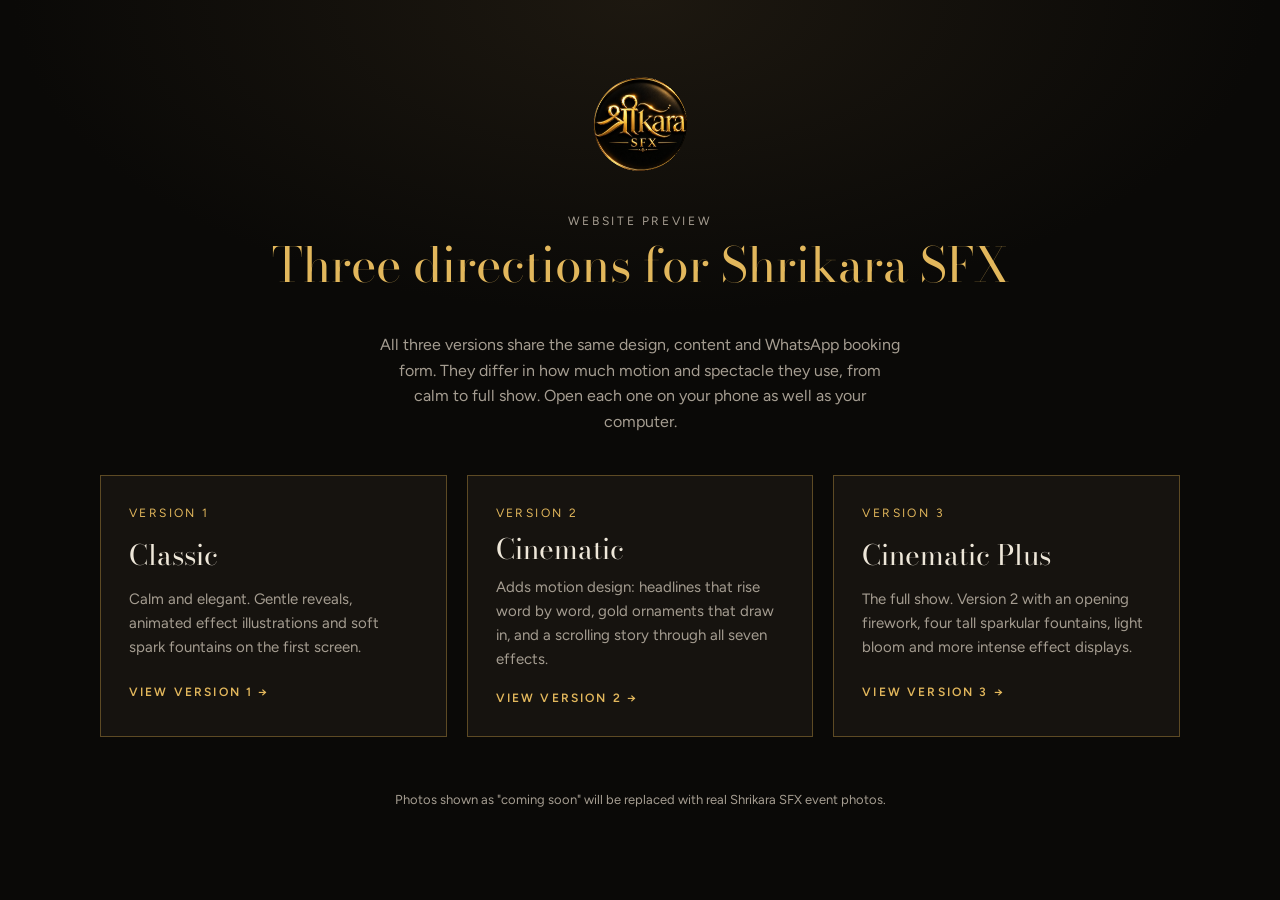
<file: index.html>
<!doctype html>
<html lang="en">
<head>
<meta charset="utf-8">
<meta name="viewport" content="width=device-width, initial-scale=1, viewport-fit=cover">
<title>Shrikara SFX · Website Preview</title>
<meta name="robots" content="noindex, nofollow">
<meta name="theme-color" content="#0a0907">
<link rel="icon" type="image/png" href="logo.png">
<link rel="preconnect" href="https://fonts.googleapis.com"><link rel="preconnect" href="https://fonts.gstatic.com" crossorigin>
<link rel="stylesheet" href="https://fonts.googleapis.com/css2?family=Bodoni+Moda:opsz,wght@6..96,400&family=Figtree:wght@400;500;600&display=swap">
<style>
:root{--bg:#0a0907;--bg2:#16130f;--text:#eee7d9;--muted:#a59d91;--gold:#e2b75c;--line:#5d4a24;--soft:#362c1c;color-scheme:dark}
*{box-sizing:border-box}
body{margin:0;min-height:100vh;background:radial-gradient(70% 50% at 50% 0%,#1d1810,var(--bg) 70%);color:var(--text);font:16px/1.6 "Figtree","Segoe UI",system-ui,sans-serif;display:grid;place-items:center;padding:48px max(20px,env(safe-area-inset-right)) 48px max(20px,env(safe-area-inset-left))}
main{max-width:1080px;width:100%;display:grid;gap:40px;justify-items:center;text-align:center}
img{width:96px;height:96px}
.eyebrow{font-size:12px;letter-spacing:.22em;text-transform:uppercase;color:var(--muted);margin:0}
h1{font:400 clamp(2rem,1.2rem + 3vw,3rem)/1.1 "Bodoni Moda","Didot","Times New Roman",serif;color:var(--gold);margin:8px 0 0}
.lede{color:var(--muted);max-width:52ch;margin:0}
.cards{display:grid;grid-template-columns:repeat(auto-fit,minmax(250px,1fr));gap:20px;width:100%}
a.card{display:grid;gap:10px;text-align:left;text-decoration:none;color:var(--text);border:1px solid var(--line);padding:28px;background:var(--bg2);transition:border-color .3s,transform .3s}
a.card:hover,a.card:focus-visible{border-color:var(--gold);transform:translateY(-3px);outline:none}
.card .tag{font-size:12px;letter-spacing:.2em;text-transform:uppercase;color:var(--gold)}
.card h2{font:400 1.75rem/1.15 "Bodoni Moda","Times New Roman",serif;margin:0}
.card p{margin:0;color:var(--muted);font-size:15px}
.card .go{margin-top:8px;font-size:12px;font-weight:600;letter-spacing:.18em;text-transform:uppercase;color:var(--gold)}
.foot{font-size:13px;color:var(--muted)}
</style>
</head>
<body>
<main>
  <img src="logo.png" width="188" height="192" alt="Shrikara SFX">
  <div>
    <p class="eyebrow">Website preview</p>
    <h1>Three directions for Shrikara SFX</h1>
  </div>
  <p class="lede">All three versions share the same design, content and WhatsApp booking form. They differ in how much motion and spectacle they use, from calm to full show. Open each one on your phone as well as your computer.</p>
  <div class="cards">
    <a class="card" href="version-1/">
      <span class="tag">Version 1</span>
      <h2>Classic</h2>
      <p>Calm and elegant. Gentle reveals, animated effect illustrations and soft spark fountains on the first screen.</p>
      <span class="go">View version 1 →</span>
    </a>
    <a class="card" href="version-2/">
      <span class="tag">Version 2</span>
      <h2>Cinematic</h2>
      <p>Adds motion design: headlines that rise word by word, gold ornaments that draw in, and a scrolling story through all seven effects.</p>
      <span class="go">View version 2 →</span>
    </a>
    <a class="card" href="version-3/">
      <span class="tag">Version 3</span>
      <h2>Cinematic Plus</h2>
      <p>The full show. Version 2 with an opening firework, four tall sparkular fountains, light bloom and more intense effect displays.</p>
      <span class="go">View version 3 →</span>
    </a>
  </div>
  <p class="foot">Photos shown as "coming soon" will be replaced with real Shrikara SFX event photos.</p>
</main>
</body>
</html>
</file>
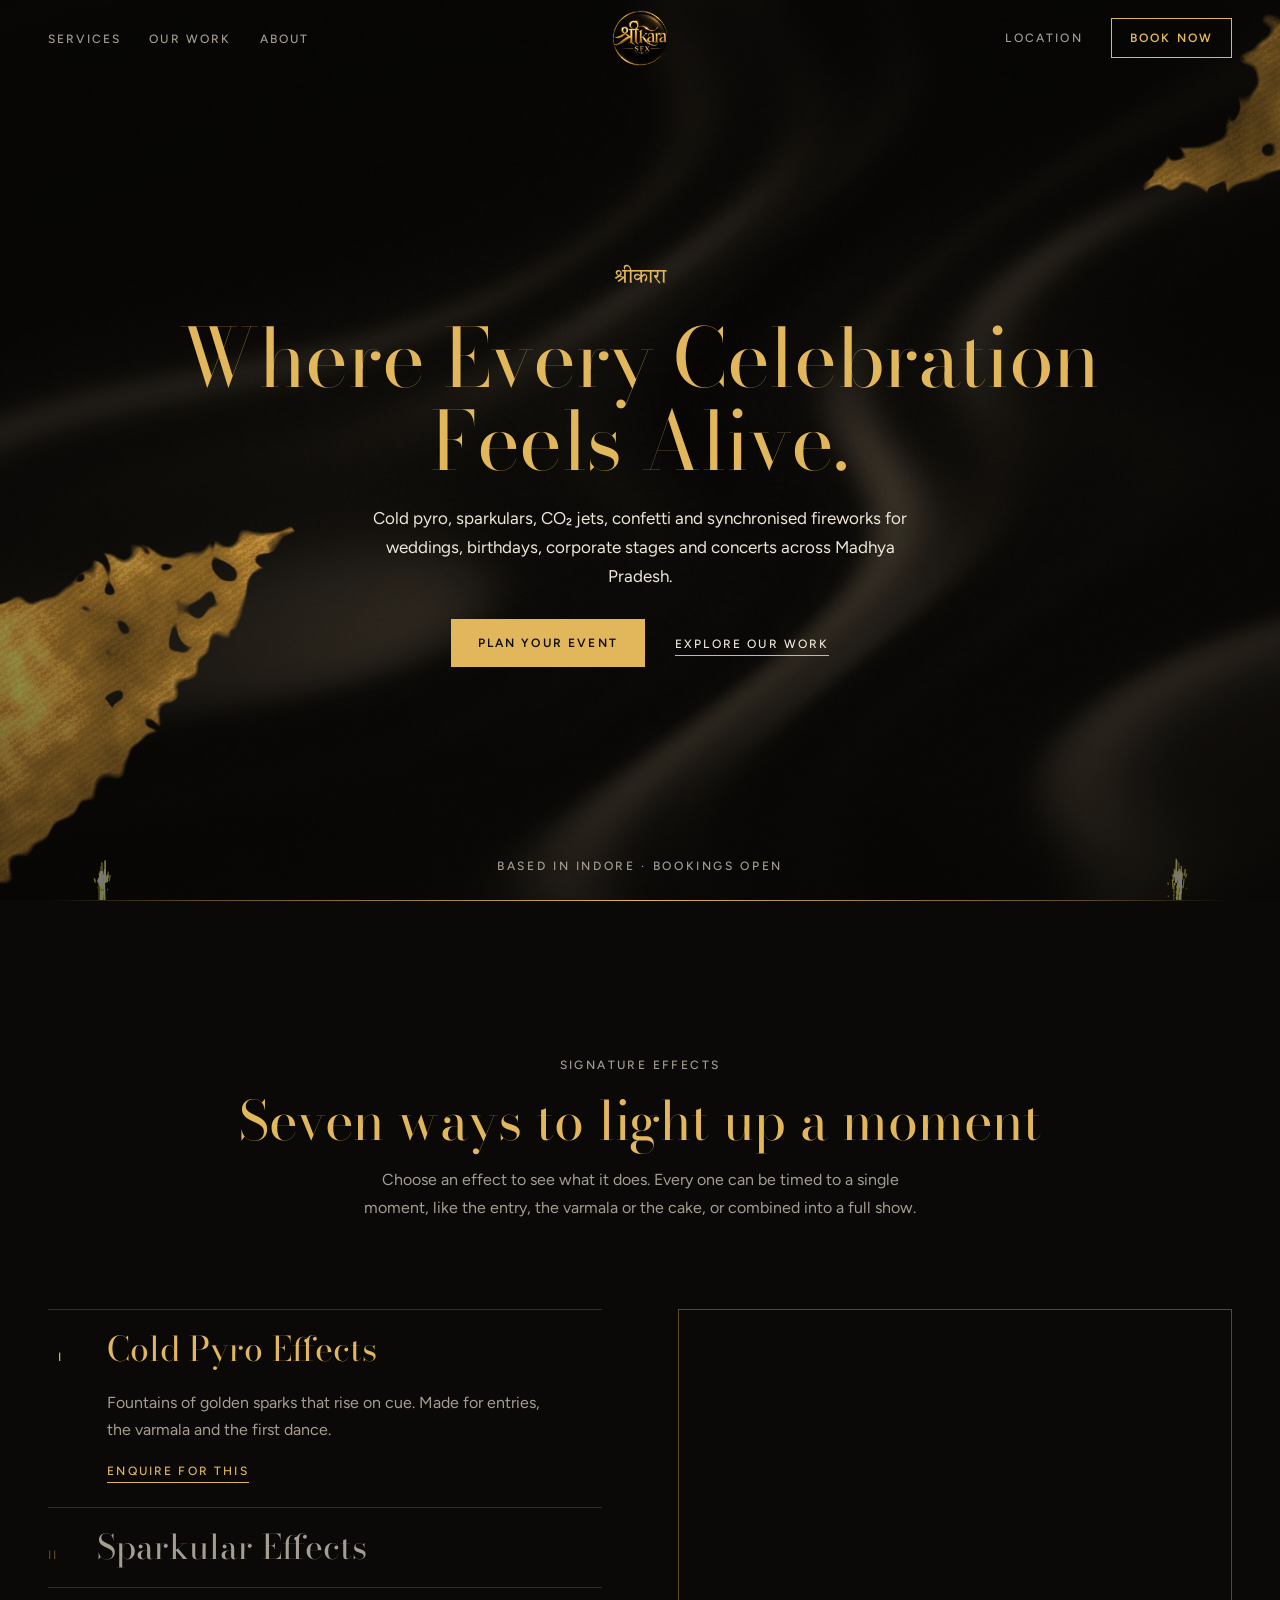
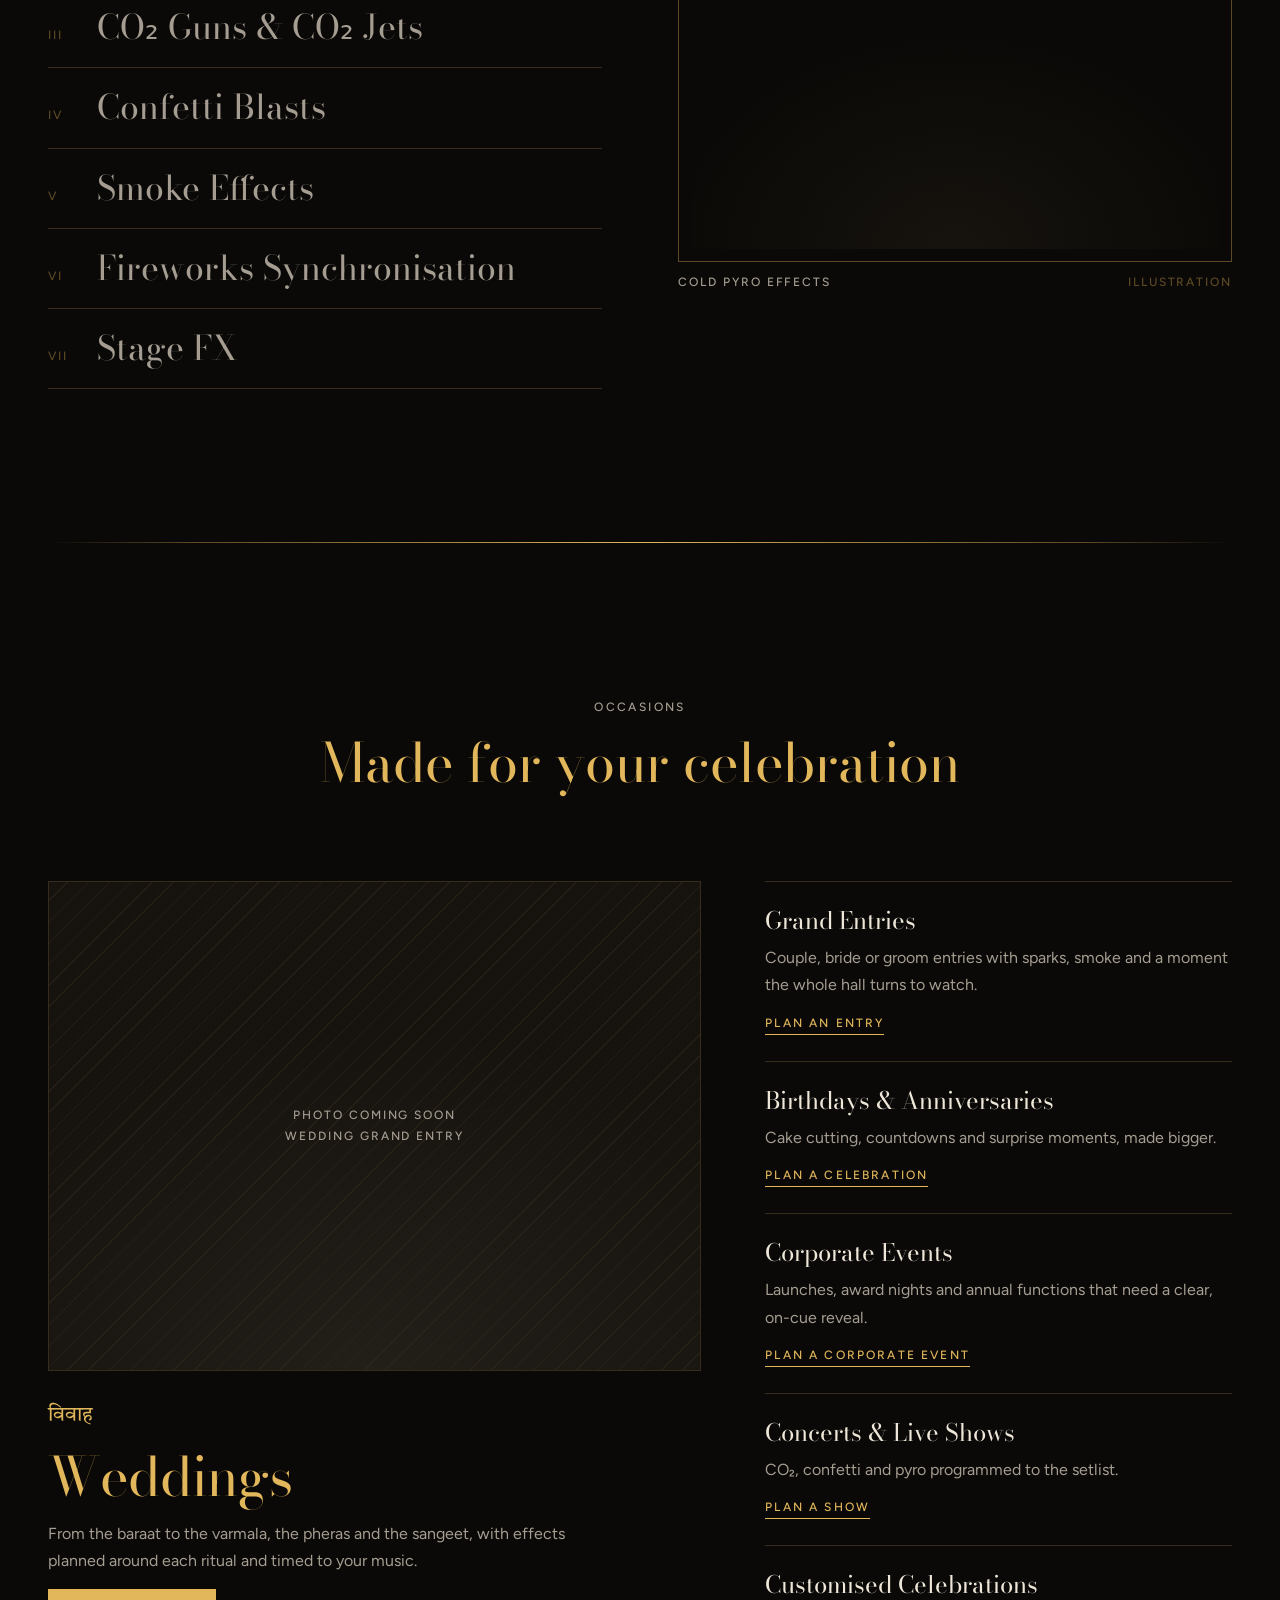
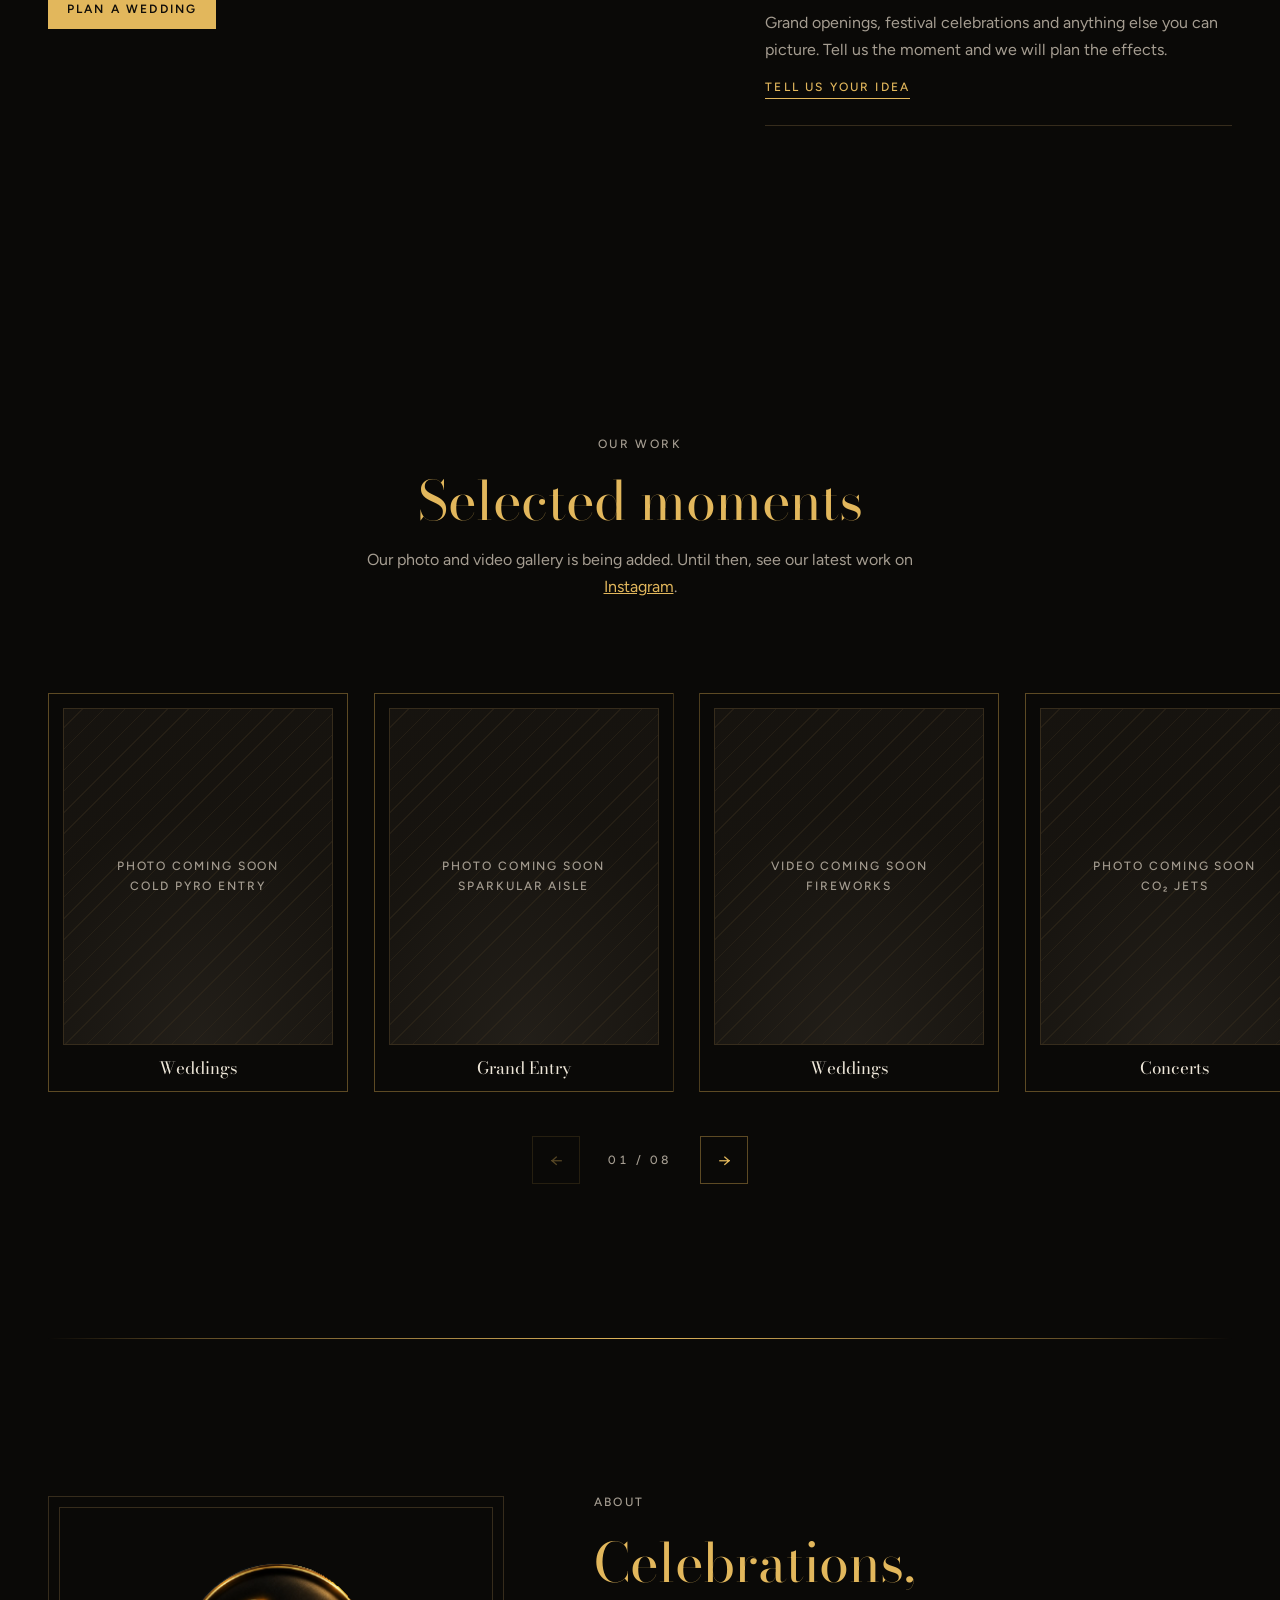
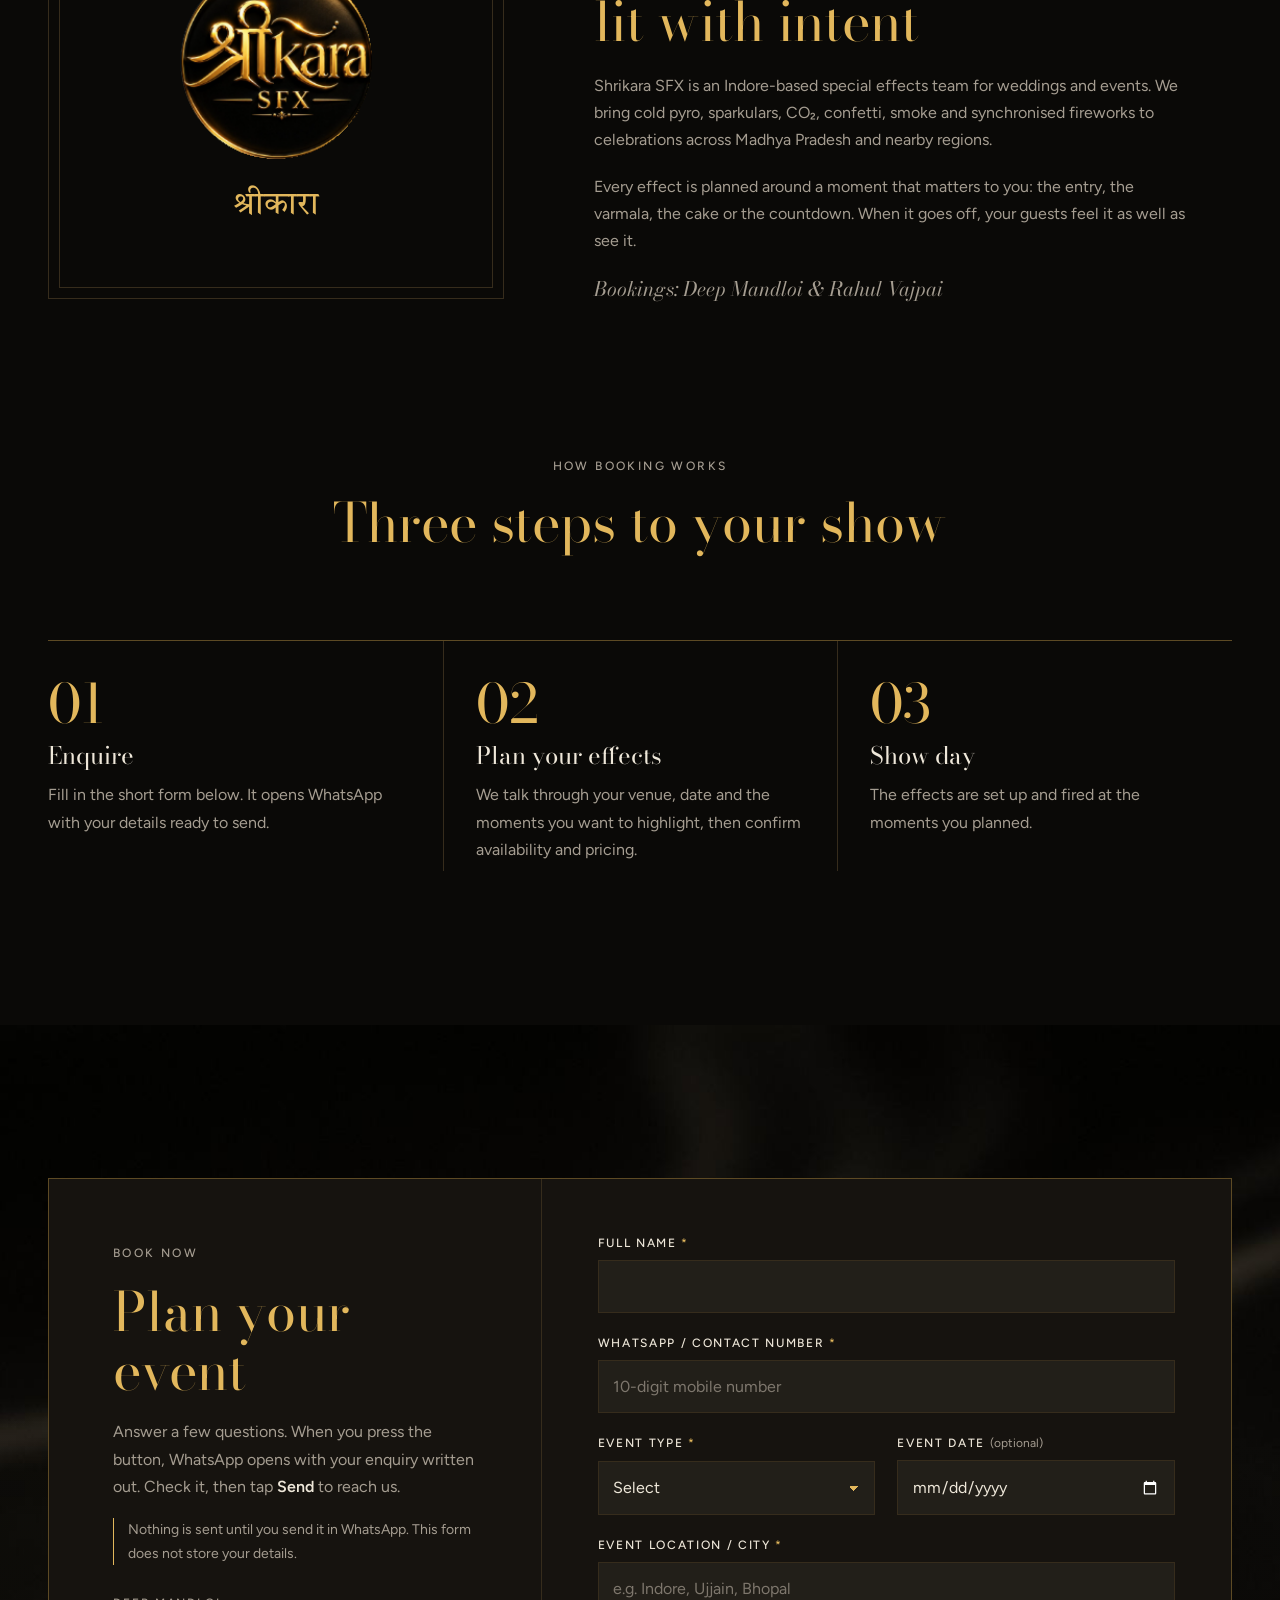
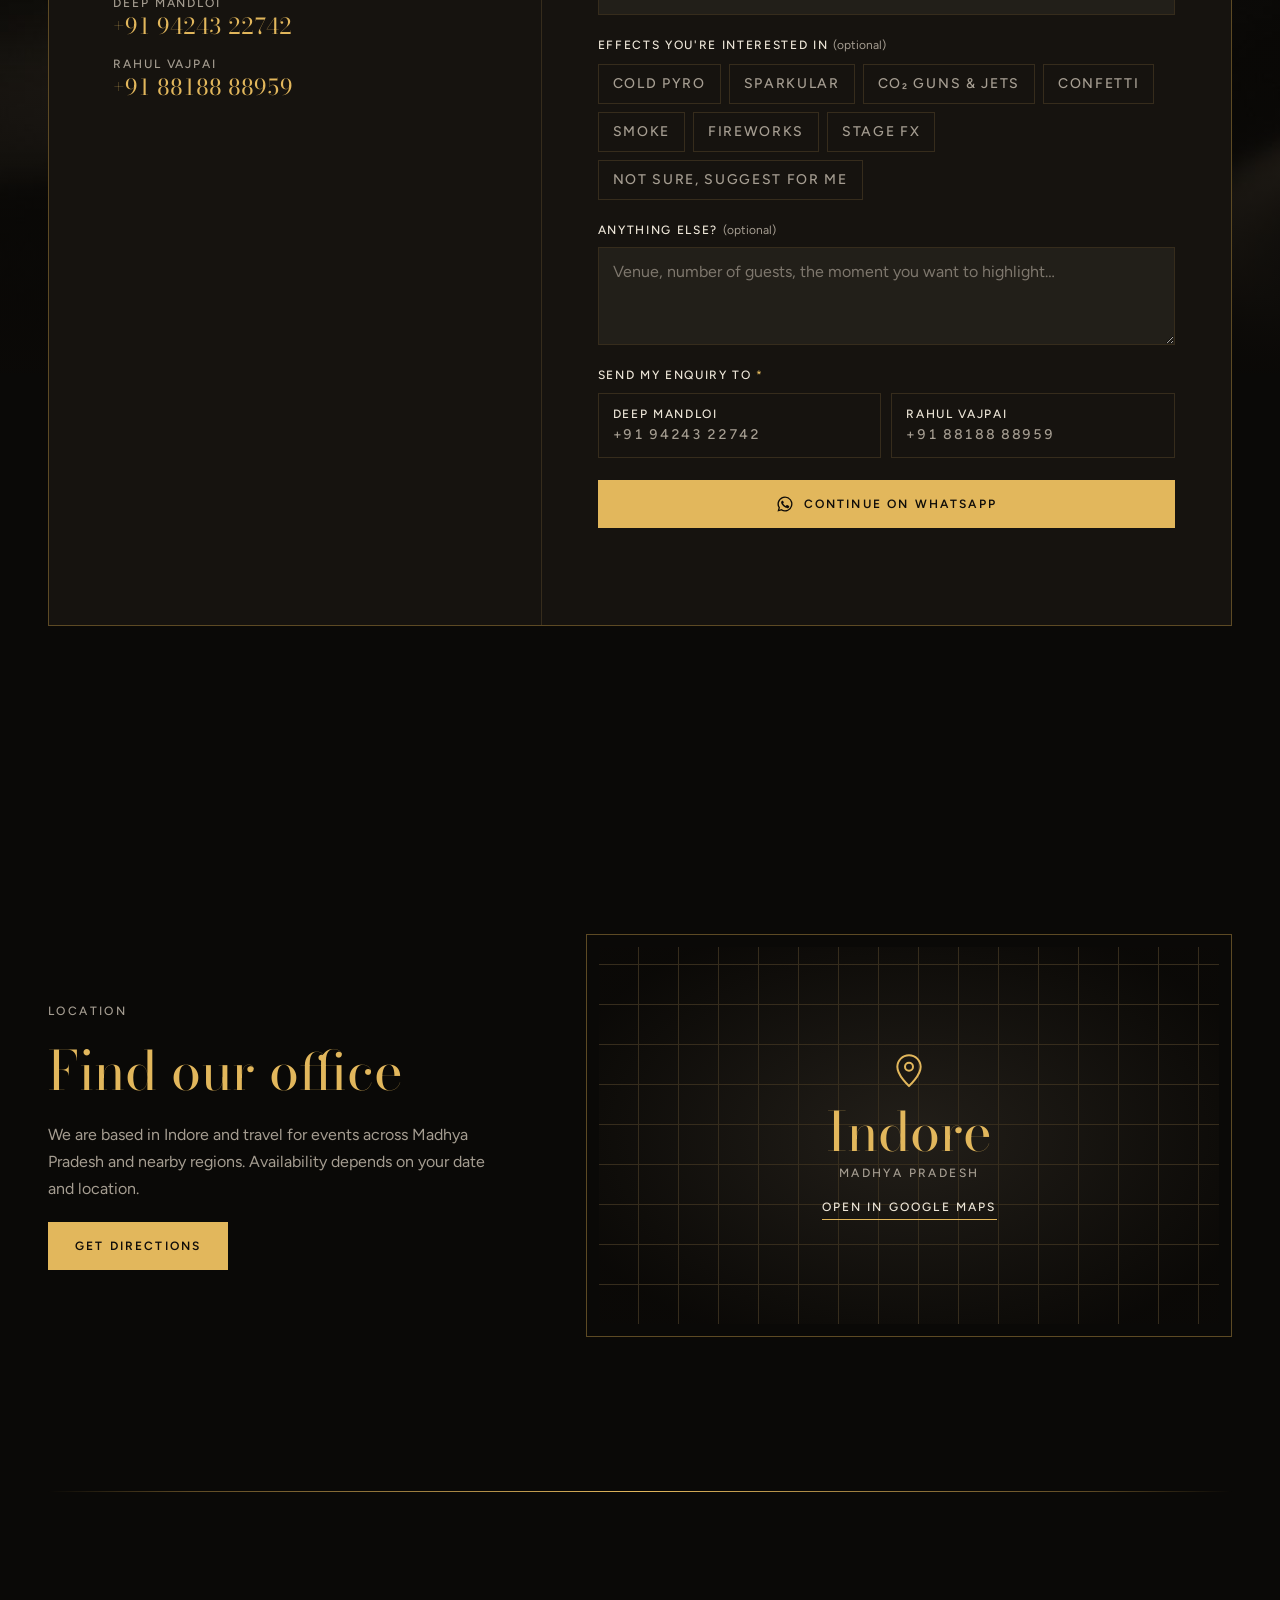
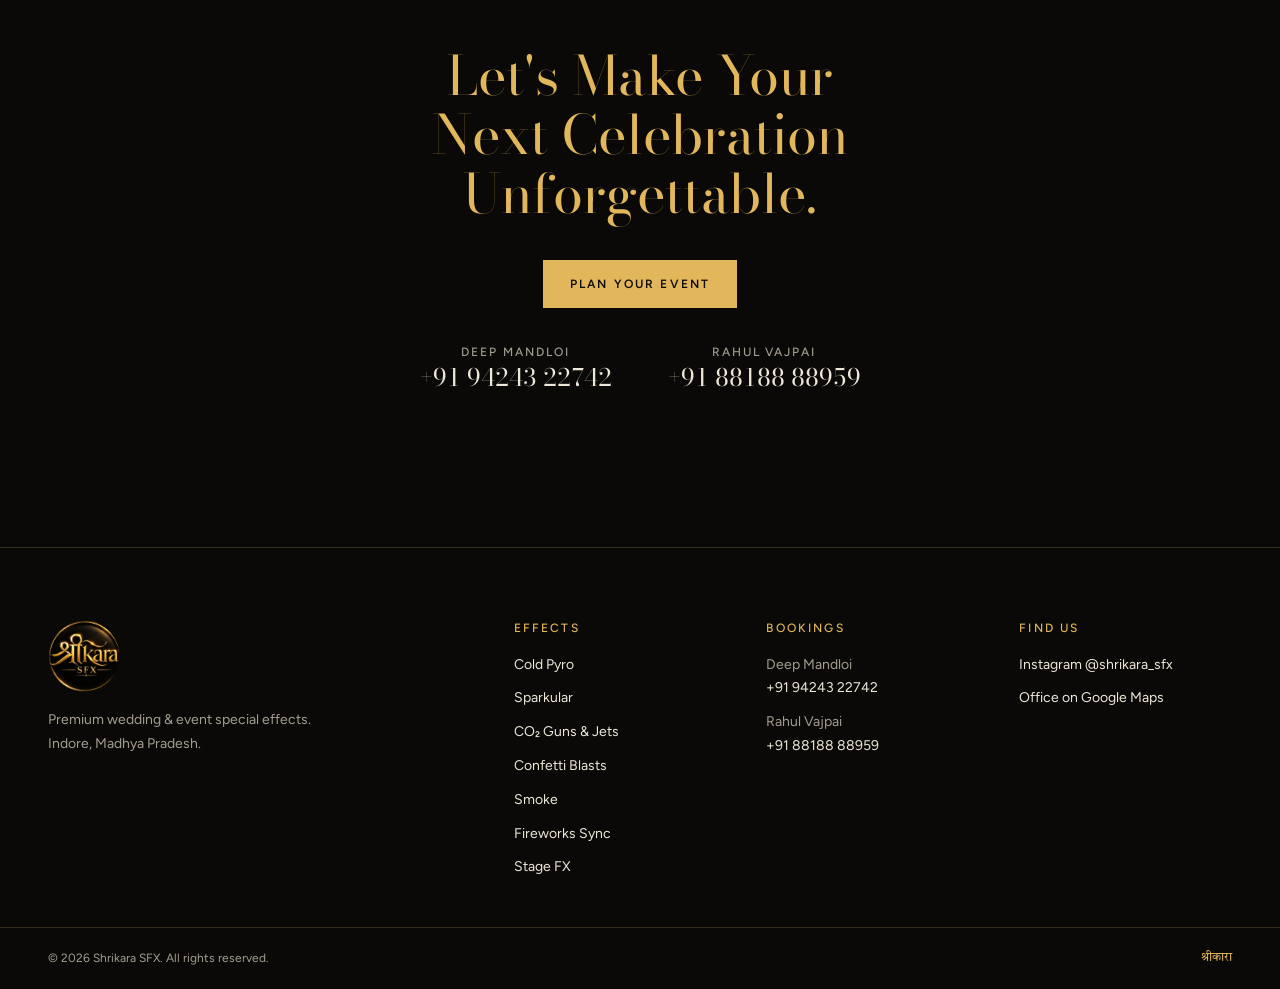
<file: version-1/index.html>
<!doctype html>
<html lang="en">
<head>
  <meta charset="utf-8">
  <meta name="viewport" content="width=device-width, initial-scale=1, viewport-fit=cover">
  <title>Shrikara SFX | Wedding &amp; Event Special Effects in Indore</title>
  <meta name="description" content="Shrikara SFX brings cold pyro, sparkulars, CO₂ jets, confetti, smoke and synchronised fireworks to weddings, birthdays, corporate events and concerts across Madhya Pradesh. Based in Indore.">
  <meta name="theme-color" content="#0a0907">
  <meta name="robots" content="noindex, nofollow"><!-- client preview: remove this line at launch -->
  <meta property="og:type" content="website">
  <meta property="og:title" content="Shrikara SFX | Where Every Celebration Feels Alive">
  <meta property="og:description" content="Premium wedding and event special effects in Indore and across Madhya Pradesh.">
  <meta property="og:image" content="assets/img/satin-hero-1200.jpg">
  <link rel="icon" type="image/png" href="assets/img/logo.png">

  <link rel="preconnect" href="https://fonts.googleapis.com">
  <link rel="preconnect" href="https://fonts.gstatic.com" crossorigin>
  <link rel="stylesheet" href="https://fonts.googleapis.com/css2?family=Bodoni+Moda:ital,opsz,wght@0,6..96,400;0,6..96,500;1,6..96,400&family=Figtree:wght@400;500;600&family=Tiro+Devanagari+Hindi&display=swap">

  <link rel="preload" as="image" href="assets/img/satin-hero.jpg" media="(min-width: 721px)">
  <link rel="preload" as="image" href="assets/img/satin-hero-mobile.jpg" media="(max-width: 720px)">
  <link rel="stylesheet" href="css/styles.css">
  <script>
    /* Enable animations only when scripts run; if they fail to start, show everything. */
    document.documentElement.classList.add('js');
    setTimeout(function () { if (!document.documentElement.classList.contains('anim-ok')) document.documentElement.classList.remove('js'); }, 2500);
  </script>

  <script type="application/ld+json">
  {
    "@context": "https://schema.org",
    "@type": "LocalBusiness",
    "name": "Shrikara SFX",
    "description": "Premium wedding and event special effects.",
    "telephone": ["+91 9424322742", "+91 8818888959"],
    "areaServed": "Madhya Pradesh, India",
    "hasMap": "https://maps.app.goo.gl/f7ZaNCcKiXKC3LrHA",
    "sameAs": ["https://www.instagram.com/shrikara_sfx/"]
  }
  </script>
</head>
<body>
  <a class="skip-link" href="#main">Skip to content</a>

  <!-- ============ NAVIGATION ============ -->
  <header class="nav" data-nav>
    <div class="nav-inner">
      <ul class="nav-links nav-left">
        <li><a href="#effects">Services</a></li>
        <li><a href="#work">Our Work</a></li>
        <li><a href="#about">About</a></li>
      </ul>
      <a class="nav-logo" href="#top" aria-label="Shrikara SFX, back to top">
        <img src="assets/img/logo.png" width="188" height="192" alt="Shrikara SFX">
      </a>
      <div class="nav-links nav-right">
        <a class="nav-text-link" href="#location">Location</a>
        <a class="btn btn-outline btn-sm" href="#book">Book Now</a>
        <button class="menu-btn" type="button" aria-expanded="false" aria-controls="mobile-menu" data-menu-toggle>
          <span class="menu-btn-lines" aria-hidden="true"></span>
          <span class="sr-only">Menu</span>
        </button>
      </div>
    </div>
  </header>

  <div class="mobile-menu" id="mobile-menu" hidden data-menu>
    <nav aria-label="Mobile">
      <ul>
        <li><a href="#effects">Services</a></li>
        <li><a href="#occasions">Occasions</a></li>
        <li><a href="#work">Our Work</a></li>
        <li><a href="#about">About</a></li>
        <li><a href="#location">Location</a></li>
        <li><a href="#book">Book Now</a></li>
      </ul>
      <p class="mobile-menu-foot">
        <a href="https://www.instagram.com/shrikara_sfx/" target="_blank" rel="noopener">Instagram @shrikara_sfx</a>
      </p>
    </nav>
  </div>

  <main id="main">

    <!-- ============ HERO ============ -->
    <section class="hero" id="top" aria-labelledby="hero-title">
      <picture class="hero-bg" aria-hidden="true">
        <source media="(max-width: 720px)" srcset="assets/img/satin-hero-mobile.jpg">
        <img src="assets/img/satin-hero.jpg" srcset="assets/img/satin-hero-1200.jpg 1200w, assets/img/satin-hero.jpg 2400w" sizes="100vw" width="2400" height="1350" alt="" fetchpriority="high">
      </picture>
      <canvas class="hero-sparks" data-fountains aria-hidden="true"></canvas>
      <div class="hero-content">
        <p class="deva hero-deva" data-intro="1" lang="hi">श्रीकारा</p>
        <h1 id="hero-title" class="hero-title">
          <span class="line" data-intro="2">Where Every Celebration</span>
          <span class="line" data-intro="3">Feels Alive.</span>
        </h1>
        <p class="hero-sub" data-intro="4">Cold pyro, sparkulars, CO₂ jets, confetti and synchronised fireworks for weddings, birthdays, corporate stages and concerts across Madhya Pradesh.</p>
        <div class="hero-ctas" data-intro="5">
          <a class="btn btn-gold" href="#book">Plan Your Event</a>
          <a class="link-underline" href="#work">Explore Our Work</a>
        </div>
      </div>
      <p class="hero-foot" data-intro="6">Based in Indore <span aria-hidden="true">·</span> Bookings open</p>
    </section>

    <div class="spark-rule" aria-hidden="true"><span></span></div>

    <!-- ============ SIGNATURE EFFECTS ============ -->
    <section class="section effects" id="effects" aria-labelledby="effects-title">
      <header class="section-head">
        <p class="eyebrow">Signature effects</p>
        <h2 id="effects-title">Seven ways to light up a moment</h2>
        <p class="section-lede">Choose an effect to see what it does. Every one can be timed to a single moment, like the entry, the varmala or the cake, or combined into a full show.</p>
      </header>

      <div class="effects-layout">
        <ol class="effects-list" data-effects>
          <li class="effect" data-effect="pyro">
            <button class="effect-name" type="button" aria-expanded="true" aria-controls="fx-pyro">
              <span class="effect-num" aria-hidden="true">I</span>Cold Pyro Effects
            </button>
            <div class="effect-detail" id="fx-pyro">
              <div class="effect-slot" data-slot></div>
              <p>Fountains of golden sparks that rise on cue. Made for entries, the varmala and the first dance.</p>
              <a class="link-small" href="#book" data-service="Cold Pyro Effects">Enquire for this</a>
            </div>
          </li>
          <li class="effect" data-effect="sparkular">
            <button class="effect-name" type="button" aria-expanded="false" aria-controls="fx-sparkular">
              <span class="effect-num" aria-hidden="true">II</span>Sparkular Effects
            </button>
            <div class="effect-detail" id="fx-sparkular" hidden>
              <div class="effect-slot" data-slot></div>
              <p>A line of spark machines along your aisle or stage, firing together to frame the moment in gold.</p>
              <a class="link-small" href="#book" data-service="Sparkular Effects">Enquire for this</a>
            </div>
          </li>
          <li class="effect" data-effect="co2">
            <button class="effect-name" type="button" aria-expanded="false" aria-controls="fx-co2">
              <span class="effect-num" aria-hidden="true">III</span>CO₂ Guns &amp; CO₂ Jets
            </button>
            <div class="effect-detail" id="fx-co2" hidden>
              <div class="effect-slot" data-slot></div>
              <p>Sharp white bursts that hit on the beat, for DJ nights, concerts and big reveals.</p>
              <a class="link-small" href="#book" data-service="CO₂ Guns &amp; Jets">Enquire for this</a>
            </div>
          </li>
          <li class="effect" data-effect="confetti">
            <button class="effect-name" type="button" aria-expanded="false" aria-controls="fx-confetti">
              <span class="effect-num" aria-hidden="true">IV</span>Confetti Blasts
            </button>
            <div class="effect-detail" id="fx-confetti" hidden>
              <div class="effect-slot" data-slot></div>
              <p>A cloud of confetti over the crowd at the countdown, the cake cutting or the final song.</p>
              <a class="link-small" href="#book" data-service="Confetti Blasts">Enquire for this</a>
            </div>
          </li>
          <li class="effect" data-effect="smoke">
            <button class="effect-name" type="button" aria-expanded="false" aria-controls="fx-smoke">
              <span class="effect-num" aria-hidden="true">V</span>Smoke Effects
            </button>
            <div class="effect-detail" id="fx-smoke" hidden>
              <div class="effect-slot" data-slot></div>
              <p>Low-lying smoke that makes an entry look like it is floating, or haze that brings stage lights to life.</p>
              <a class="link-small" href="#book" data-service="Smoke Effects">Enquire for this</a>
            </div>
          </li>
          <li class="effect" data-effect="fireworks">
            <button class="effect-name" type="button" aria-expanded="false" aria-controls="fx-fireworks">
              <span class="effect-num" aria-hidden="true">VI</span>Fireworks Synchronisation
            </button>
            <div class="effect-detail" id="fx-fireworks" hidden>
              <div class="effect-slot" data-slot></div>
              <p>Fireworks timed to your music and your moment, so the sky answers what happens on stage.</p>
              <a class="link-small" href="#book" data-service="Fireworks Synchronisation">Enquire for this</a>
            </div>
          </li>
          <li class="effect" data-effect="stage">
            <button class="effect-name" type="button" aria-expanded="false" aria-controls="fx-stage">
              <span class="effect-num" aria-hidden="true">VII</span>Stage FX
            </button>
            <div class="effect-detail" id="fx-stage" hidden>
              <div class="effect-slot" data-slot></div>
              <p>Effects combined around your stage and planned to the running order of your event.</p>
              <a class="link-small" href="#book" data-service="Stage FX">Enquire for this</a>
            </div>
          </li>
        </ol>

        <aside class="effects-stage" data-stage-home>
          <figure class="stage-figure" data-stage>
            <div class="stage-frame">
              <canvas class="stage-canvas" data-stage-canvas aria-hidden="true"></canvas>
              <img class="stage-photo" data-stage-photo alt="" hidden>
            </div>
            <figcaption class="stage-caption"><span data-stage-label>Cold Pyro Effects</span><span class="stage-note" data-stage-note>Illustration</span></figcaption>
          </figure>
        </aside>
      </div>
    </section>

    <div class="spark-rule" aria-hidden="true"><span></span></div>

    <!-- ============ OCCASIONS ============ -->
    <section class="section occasions" id="occasions" aria-labelledby="occasions-title">
      <header class="section-head">
        <p class="eyebrow">Occasions</p>
        <h2 id="occasions-title">Made for your celebration</h2>
      </header>

      <div class="occasions-grid">
        <article class="occasion occasion-feature">
          <div class="occasion-media frame-media placeholder">
            <span>Photo coming soon<br>Wedding grand entry</span>
          </div>
          <div class="occasion-body">
            <p class="deva occasion-deva" lang="hi">विवाह</p>
            <h3>Weddings</h3>
            <p>From the baraat to the varmala, the pheras and the sangeet, with effects planned around each ritual and timed to your music.</p>
            <a class="btn btn-gold btn-sm" href="#book" data-event="Wedding">Plan a wedding</a>
          </div>
        </article>

        <div class="occasion-rows">
          <article class="occasion-row">
            <h3>Grand Entries</h3>
            <p>Couple, bride or groom entries with sparks, smoke and a moment the whole hall turns to watch.</p>
            <a class="link-small" href="#book" data-event="Grand Entry">Plan an entry</a>
          </article>
          <article class="occasion-row">
            <h3>Birthdays &amp; Anniversaries</h3>
            <p>Cake cutting, countdowns and surprise moments, made bigger.</p>
            <a class="link-small" href="#book" data-event="Birthday">Plan a celebration</a>
          </article>
          <article class="occasion-row">
            <h3>Corporate Events</h3>
            <p>Launches, award nights and annual functions that need a clear, on-cue reveal.</p>
            <a class="link-small" href="#book" data-event="Corporate Event">Plan a corporate event</a>
          </article>
          <article class="occasion-row">
            <h3>Concerts &amp; Live Shows</h3>
            <p>CO₂, confetti and pyro programmed to the setlist.</p>
            <a class="link-small" href="#book" data-event="Concert / Live Show">Plan a show</a>
          </article>
          <article class="occasion-row">
            <h3>Customised Celebrations</h3>
            <p>Grand openings, festival celebrations and anything else you can picture. Tell us the moment and we will plan the effects.</p>
            <a class="link-small" href="#book" data-event="Other">Tell us your idea</a>
          </article>
        </div>
      </div>
    </section>

    <div class="spark-rule" aria-hidden="true"><span></span></div>

    <!-- ============ OUR WORK ============ -->
    <section class="section work" id="work" aria-labelledby="work-title">
      <header class="section-head">
        <p class="eyebrow">Our work</p>
        <h2 id="work-title">Selected moments</h2>
        <p class="section-lede">Our photo and video gallery is being added. Until then, see our latest work on <a href="https://www.instagram.com/shrikara_sfx/" target="_blank" rel="noopener">Instagram</a>.</p>
      </header>

      <div class="work-track-wrap" data-gallery>
        <ul class="work-track" data-track tabindex="0" aria-label="Gallery. Scroll sideways to see more.">
          <!-- To add real work: replace the .placeholder div with
               <img src="assets/work/your-photo.jpg" alt="Describe the moment" loading="lazy" width="800" height="1000">
               or for video:
               <button class="frame-media" data-video="assets/work/your-video.mp4" aria-label="Play video: describe it"><img src="assets/work/your-video-poster.jpg" alt="" loading="lazy" width="800" height="1000"></button> -->
          <li class="frame"><div class="frame-media placeholder"><span>Photo coming soon<br>Cold pyro entry</span></div><p class="frame-cap">Weddings</p></li>
          <li class="frame"><div class="frame-media placeholder"><span>Photo coming soon<br>Sparkular aisle</span></div><p class="frame-cap">Grand Entry</p></li>
          <li class="frame"><div class="frame-media placeholder"><span>Video coming soon<br>Fireworks</span></div><p class="frame-cap">Weddings</p></li>
          <li class="frame"><div class="frame-media placeholder"><span>Photo coming soon<br>CO₂ jets</span></div><p class="frame-cap">Concerts</p></li>
          <li class="frame"><div class="frame-media placeholder"><span>Photo coming soon<br>Confetti blast</span></div><p class="frame-cap">Birthdays</p></li>
          <li class="frame"><div class="frame-media placeholder"><span>Photo coming soon<br>Low smoke entry</span></div><p class="frame-cap">Weddings</p></li>
          <li class="frame"><div class="frame-media placeholder"><span>Photo coming soon<br>Stage FX</span></div><p class="frame-cap">Corporate</p></li>
          <li class="frame"><div class="frame-media placeholder"><span>Photo coming soon<br>Anniversary</span></div><p class="frame-cap">Anniversaries</p></li>
        </ul>
        <div class="work-controls">
          <button class="icon-btn" type="button" data-prev aria-label="Previous"><span aria-hidden="true">←</span></button>
          <p class="work-count" aria-live="polite"><span data-count-current>01</span> / <span data-count-total>08</span></p>
          <button class="icon-btn" type="button" data-next aria-label="Next"><span aria-hidden="true">→</span></button>
        </div>
      </div>
      <div class="ember" data-ember aria-hidden="true"></div>
    </section>

    <div class="spark-rule" aria-hidden="true"><span></span></div>

    <!-- ============ ABOUT ============ -->
    <section class="section about" id="about" aria-labelledby="about-title">
      <div class="about-grid">
        <div class="about-mark">
          <img src="assets/img/logo.png" width="188" height="192" alt="" loading="lazy">
          <p class="deva" lang="hi">श्रीकारा</p>
        </div>
        <div class="about-copy">
          <p class="eyebrow">About</p>
          <h2 id="about-title">Celebrations, lit with intent</h2>
          <!-- CLIENT REVIEW: replace or extend this text with your own story. Do not add years, numbers or awards unless they are verified. -->
          <p>Shrikara SFX is an Indore-based special effects team for weddings and events. We bring cold pyro, sparkulars, CO₂, confetti, smoke and synchronised fireworks to celebrations across Madhya Pradesh and nearby regions.</p>
          <p>Every effect is planned around a moment that matters to you: the entry, the varmala, the cake or the countdown. When it goes off, your guests feel it as well as see it.</p>
          <p class="about-sign">Bookings: Deep Mandloi &amp; Rahul Vajpai</p>
        </div>
      </div>
    </section>

    <!-- ============ HOW BOOKING WORKS ============ -->
    <section class="section process" aria-labelledby="process-title">
      <header class="section-head">
        <p class="eyebrow">How booking works</p>
        <h2 id="process-title">Three steps to your show</h2>
      </header>
      <ol class="steps">
        <li class="step" data-reveal>
          <span class="step-num" aria-hidden="true">01</span>
          <h3>Enquire</h3>
          <p>Fill in the short form below. It opens WhatsApp with your details ready to send.</p>
        </li>
        <li class="step" data-reveal>
          <span class="step-num" aria-hidden="true">02</span>
          <h3>Plan your effects</h3>
          <p>We talk through your venue, date and the moments you want to highlight, then confirm availability and pricing.</p>
        </li>
        <li class="step" data-reveal>
          <span class="step-num" aria-hidden="true">03</span>
          <h3>Show day</h3>
          <p>The effects are set up and fired at the moments you planned.</p>
        </li>
      </ol>
    </section>

    <!-- ============ BOOKING FORM ============ -->
    <section class="book" id="book" aria-labelledby="book-title">
      <div class="book-bg" aria-hidden="true"></div>
      <div class="book-panel" data-reveal>
        <div class="book-intro">
          <p class="eyebrow">Book now</p>
          <h2 id="book-title">Plan your event</h2>
          <p>Answer a few questions. When you press the button, WhatsApp opens with your enquiry written out. Check it, then tap <strong>Send</strong> to reach us.</p>
          <p class="book-note">Nothing is sent until you send it in WhatsApp. This form does not store your details.</p>
          <dl class="book-contacts">
            <div><dt>Deep Mandloi</dt><dd><a href="tel:+919424322742">+91 94243 22742</a></dd></div>
            <div><dt>Rahul Vajpai</dt><dd><a href="tel:+918818888959">+91 88188 88959</a></dd></div>
          </dl>
        </div>

        <form class="enquiry" id="enquiry" novalidate data-enquiry>
          <p class="form-error-summary" role="alert" hidden data-error-summary></p>

          <div class="field">
            <label for="f-name">Full name <span class="req" aria-hidden="true">*</span></label>
            <input id="f-name" name="name" type="text" autocomplete="name" required maxlength="80" aria-describedby="e-name">
            <p class="field-error" id="e-name" hidden></p>
          </div>

          <div class="field">
            <label for="f-phone">WhatsApp / contact number <span class="req" aria-hidden="true">*</span></label>
            <input id="f-phone" name="phone" type="tel" inputmode="tel" autocomplete="tel" required maxlength="16" placeholder="10-digit mobile number" aria-describedby="e-phone">
            <p class="field-error" id="e-phone" hidden></p>
          </div>

          <div class="field-row">
            <div class="field">
              <label for="f-event">Event type <span class="req" aria-hidden="true">*</span></label>
              <select id="f-event" name="event" required aria-describedby="e-event">
                <option value="">Select</option>
                <option>Wedding</option>
                <option>Grand Entry</option>
                <option>Birthday</option>
                <option>Anniversary</option>
                <option>Corporate Event</option>
                <option>Concert / Live Show</option>
                <option>Other</option>
              </select>
              <p class="field-error" id="e-event" hidden></p>
            </div>
            <div class="field">
              <label for="f-date">Event date <span class="opt">(optional)</span></label>
              <input id="f-date" name="date" type="date">
            </div>
          </div>

          <div class="field">
            <label for="f-city">Event location / city <span class="req" aria-hidden="true">*</span></label>
            <input id="f-city" name="city" type="text" autocomplete="address-level2" required maxlength="80" placeholder="e.g. Indore, Ujjain, Bhopal" aria-describedby="e-city">
            <p class="field-error" id="e-city" hidden></p>
          </div>

          <fieldset class="field">
            <legend>Effects you're interested in <span class="opt">(optional)</span></legend>
            <div class="chips">
              <label class="chip"><input type="checkbox" name="services" value="Cold Pyro Effects"><span>Cold Pyro</span></label>
              <label class="chip"><input type="checkbox" name="services" value="Sparkular Effects"><span>Sparkular</span></label>
              <label class="chip"><input type="checkbox" name="services" value="CO₂ Guns &amp; Jets"><span>CO₂ Guns &amp; Jets</span></label>
              <label class="chip"><input type="checkbox" name="services" value="Confetti Blasts"><span>Confetti</span></label>
              <label class="chip"><input type="checkbox" name="services" value="Smoke Effects"><span>Smoke</span></label>
              <label class="chip"><input type="checkbox" name="services" value="Fireworks Synchronisation"><span>Fireworks</span></label>
              <label class="chip"><input type="checkbox" name="services" value="Stage FX"><span>Stage FX</span></label>
              <label class="chip"><input type="checkbox" name="services" value="Not sure, please suggest"><span>Not sure, suggest for me</span></label>
            </div>
          </fieldset>

          <div class="field" data-budget-field hidden>
            <label for="f-budget">Estimated budget <span class="opt">(optional)</span></label>
            <select id="f-budget" name="budget"><option value="">Prefer not to say</option></select>
          </div>

          <div class="field">
            <label for="f-notes">Anything else? <span class="opt">(optional)</span></label>
            <textarea id="f-notes" name="notes" rows="3" maxlength="500" placeholder="Venue, number of guests, the moment you want to highlight…"></textarea>
          </div>

          <fieldset class="field" data-contact-field>
            <legend>Send my enquiry to <span class="req" aria-hidden="true">*</span></legend>
            <div class="contact-choice" data-contact-options></div>
            <p class="field-error" id="e-contact" hidden></p>
          </fieldset>

          <button class="btn btn-gold btn-block" type="submit" data-submit>
            <svg class="wa-icon" viewBox="0 0 24 24" aria-hidden="true"><path fill="currentColor" d="M12 2a10 10 0 0 0-8.6 15.1L2 22l5-1.3A10 10 0 1 0 12 2Zm0 18.2a8.2 8.2 0 0 1-4.2-1.2l-.3-.2-3 .8.8-2.9-.2-.3A8.2 8.2 0 1 1 12 20.2Zm4.5-6.1c-.2-.1-1.5-.7-1.7-.8-.2-.1-.4-.1-.6.1l-.8 1c-.1.2-.3.2-.5.1a6.7 6.7 0 0 1-3.3-2.9c-.3-.4.2-.4.7-1.4.1-.2 0-.3 0-.4l-.8-1.8c-.2-.5-.4-.4-.6-.4h-.5a1 1 0 0 0-.7.3 3 3 0 0 0-.9 2.2 5.2 5.2 0 0 0 1.1 2.7 11.8 11.8 0 0 0 4.5 4c1.7.7 2.3.8 3.2.7a2.7 2.7 0 0 0 1.8-1.3 2.2 2.2 0 0 0 .2-1.3c-.1-.1-.2-.2-.5-.3Z"/></svg>
            Continue on WhatsApp
          </button>
          <p class="form-status" role="status" aria-live="polite" data-status></p>
        </form>
      </div>
    </section>

    <!-- ============ LOCATION ============ -->
    <section class="section location" id="location" aria-labelledby="location-title">
      <div class="location-grid">
        <div class="location-copy">
          <p class="eyebrow">Location</p>
          <h2 id="location-title">Find our office</h2>
          <p>We are based in Indore and travel for events across Madhya Pradesh and nearby regions. Availability depends on your date and location.</p>
          <a class="btn btn-gold" href="https://maps.app.goo.gl/f7ZaNCcKiXKC3LrHA" target="_blank" rel="noopener" data-maps-link>Get Directions</a>
        </div>
        <div class="map-slot" data-map-slot>
          <a class="map-card" href="https://maps.app.goo.gl/f7ZaNCcKiXKC3LrHA" target="_blank" rel="noopener" data-maps-link>
            <svg class="map-pin" viewBox="0 0 24 24" aria-hidden="true"><path fill="none" stroke="currentColor" stroke-width="1.2" d="M12 21s-7-6.2-7-11.5a7 7 0 1 1 14 0C19 14.8 12 21 12 21Z"/><circle cx="12" cy="9.5" r="2.4" fill="none" stroke="currentColor" stroke-width="1.2"/></svg>
            <span class="map-card-city">Indore</span>
            <span class="map-card-region">Madhya Pradesh</span>
            <span class="map-card-cta">Open in Google Maps</span>
          </a>
        </div>
      </div>
    </section>

    <div class="spark-rule" aria-hidden="true"><span></span></div>

    <!-- ============ FINAL CTA ============ -->
    <section class="section final" aria-labelledby="final-title">
      <h2 id="final-title">Let's Make Your Next Celebration Unforgettable.</h2>
      <div class="final-actions">
        <a class="btn btn-gold" href="#book">Plan Your Event</a>
      </div>
      <ul class="final-contacts">
        <li><span>Deep Mandloi</span><a href="tel:+919424322742">+91 94243 22742</a></li>
        <li><span>Rahul Vajpai</span><a href="tel:+918818888959">+91 88188 88959</a></li>
      </ul>
    </section>
  </main>

  <!-- ============ FOOTER ============ -->
  <footer class="footer">
    <div class="footer-grid">
      <div class="footer-brand">
        <img src="assets/img/logo.png" width="188" height="192" alt="Shrikara SFX" loading="lazy">
        <p>Premium wedding &amp; event special effects.<br>Indore, Madhya Pradesh.</p>
      </div>
      <nav class="footer-col" aria-label="Services">
        <h2 class="footer-h">Effects</h2>
        <ul>
          <li><a href="#effects" data-open-effect="pyro">Cold Pyro</a></li>
          <li><a href="#effects" data-open-effect="sparkular">Sparkular</a></li>
          <li><a href="#effects" data-open-effect="co2">CO₂ Guns &amp; Jets</a></li>
          <li><a href="#effects" data-open-effect="confetti">Confetti Blasts</a></li>
          <li><a href="#effects" data-open-effect="smoke">Smoke</a></li>
          <li><a href="#effects" data-open-effect="fireworks">Fireworks Sync</a></li>
          <li><a href="#effects" data-open-effect="stage">Stage FX</a></li>
        </ul>
      </nav>
      <div class="footer-col">
        <h2 class="footer-h">Bookings</h2>
        <ul>
          <li>Deep Mandloi<br><a href="tel:+919424322742">+91 94243 22742</a></li>
          <li>Rahul Vajpai<br><a href="tel:+918818888959">+91 88188 88959</a></li>
        </ul>
      </div>
      <div class="footer-col">
        <h2 class="footer-h">Find us</h2>
        <ul>
          <li><a href="https://www.instagram.com/shrikara_sfx/" target="_blank" rel="noopener">Instagram @shrikara_sfx</a></li>
          <li><a href="https://maps.app.goo.gl/f7ZaNCcKiXKC3LrHA" target="_blank" rel="noopener">Office on Google Maps</a></li>
        </ul>
      </div>
    </div>
    <div class="footer-base">
      <p>© <span data-year>2026</span> Shrikara SFX. All rights reserved.</p>
      <p class="deva" lang="hi">श्रीकारा</p>
    </div>
  </footer>

  <a class="mobile-book" href="#book" data-mobile-book>
    <svg class="wa-icon" viewBox="0 0 24 24" aria-hidden="true"><path fill="currentColor" d="M12 2a10 10 0 0 0-8.6 15.1L2 22l5-1.3A10 10 0 1 0 12 2Zm0 18.2a8.2 8.2 0 0 1-4.2-1.2l-.3-.2-3 .8.8-2.9-.2-.3A8.2 8.2 0 1 1 12 20.2Z"/></svg>
    Enquire on WhatsApp
  </a>

  <dialog class="lightbox" data-lightbox aria-label="Media viewer">
    <button class="lightbox-close" type="button" data-lightbox-close aria-label="Close">×</button>
    <div class="lightbox-body" data-lightbox-body></div>
  </dialog>

  <canvas class="burst-layer" data-burst aria-hidden="true"></canvas>

  <script src="js/config.js"></script>
  <script src="js/main.js" defer></script>
  <script src="js/enquiry.js" defer></script>
</body>
</html>
</file>
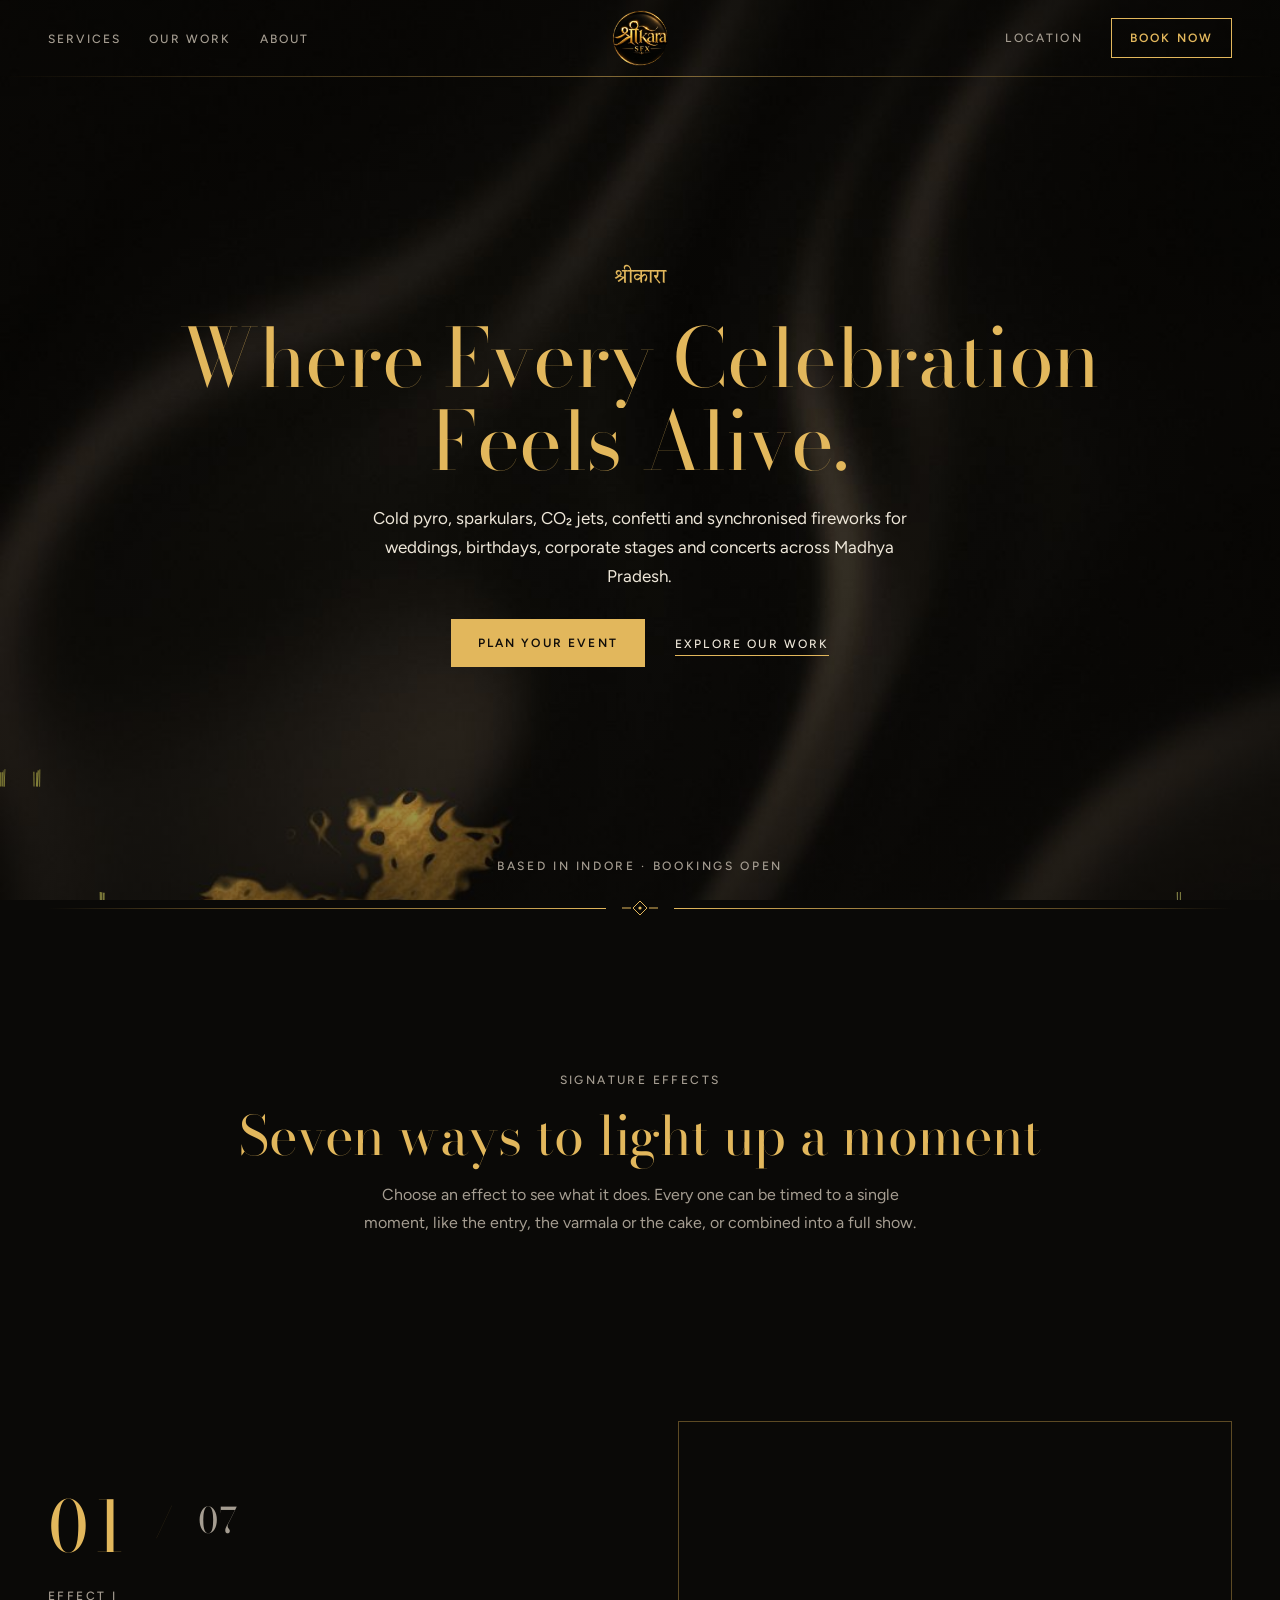
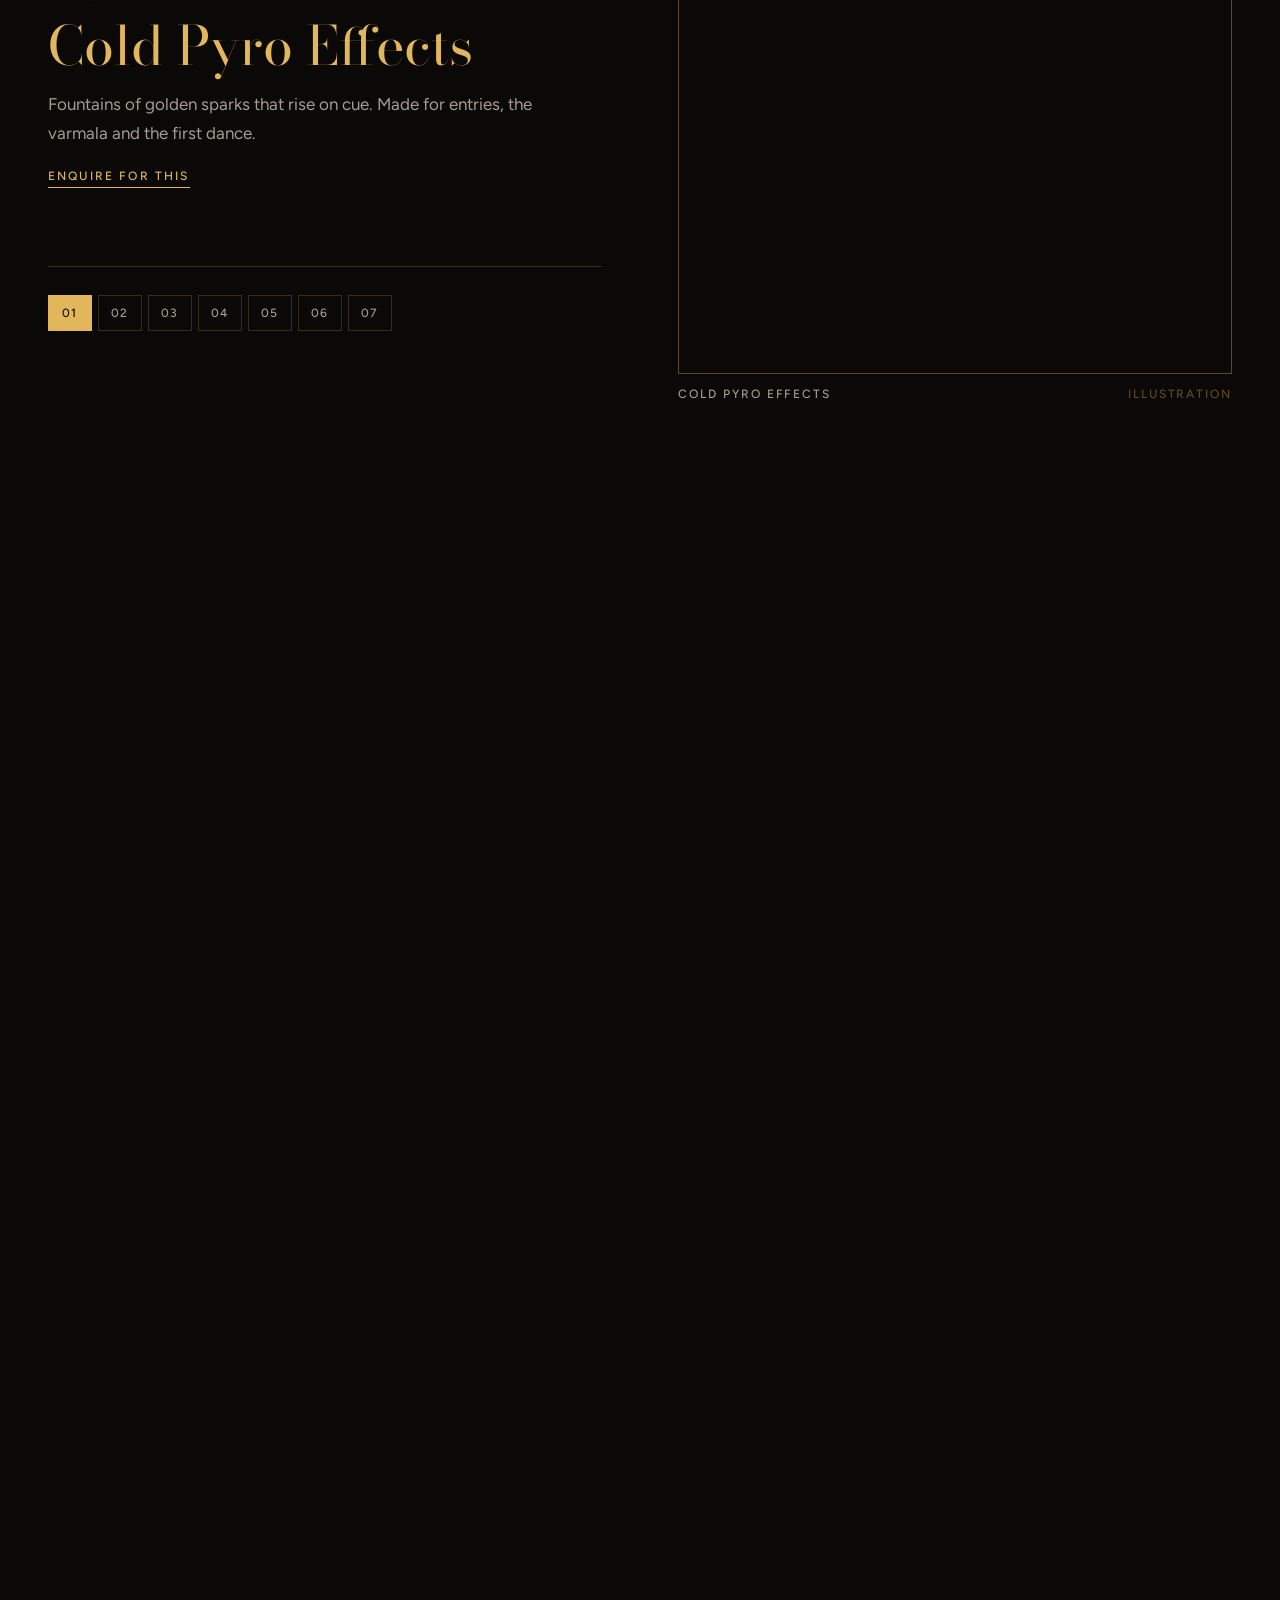
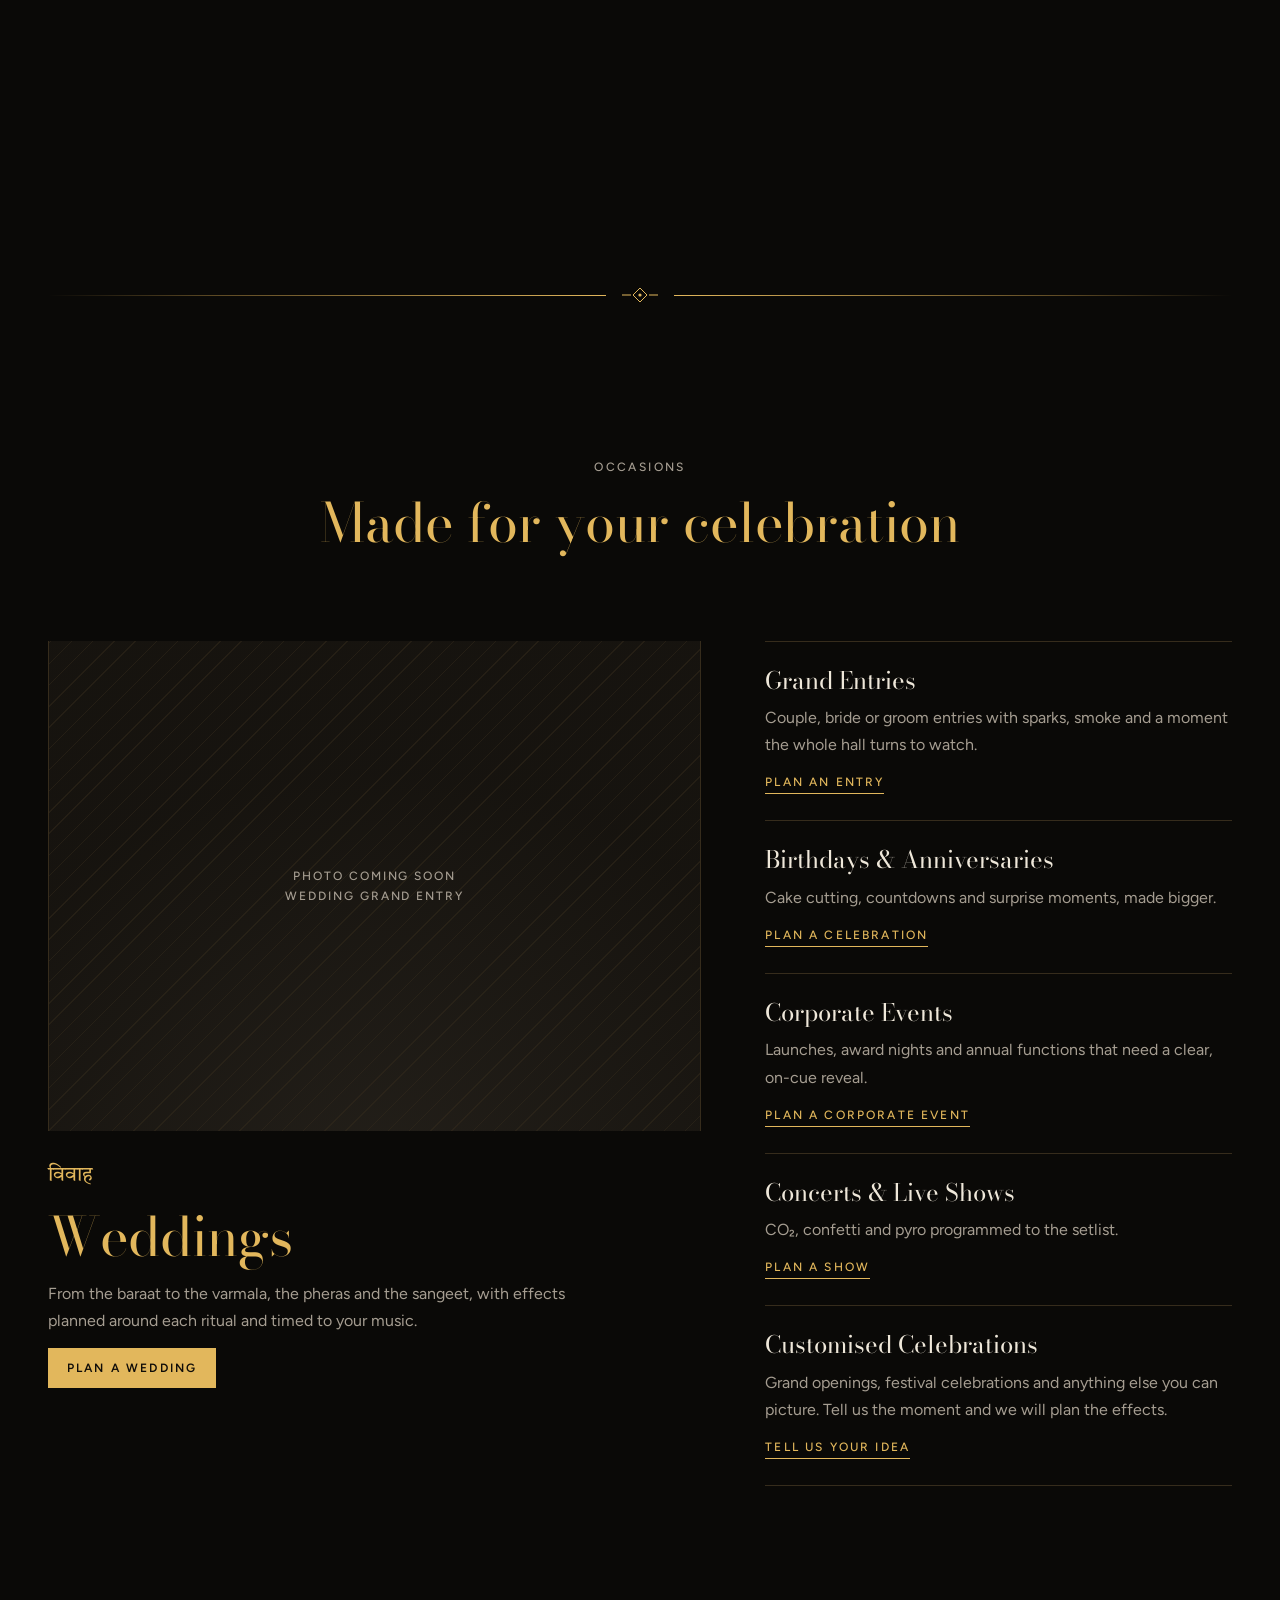
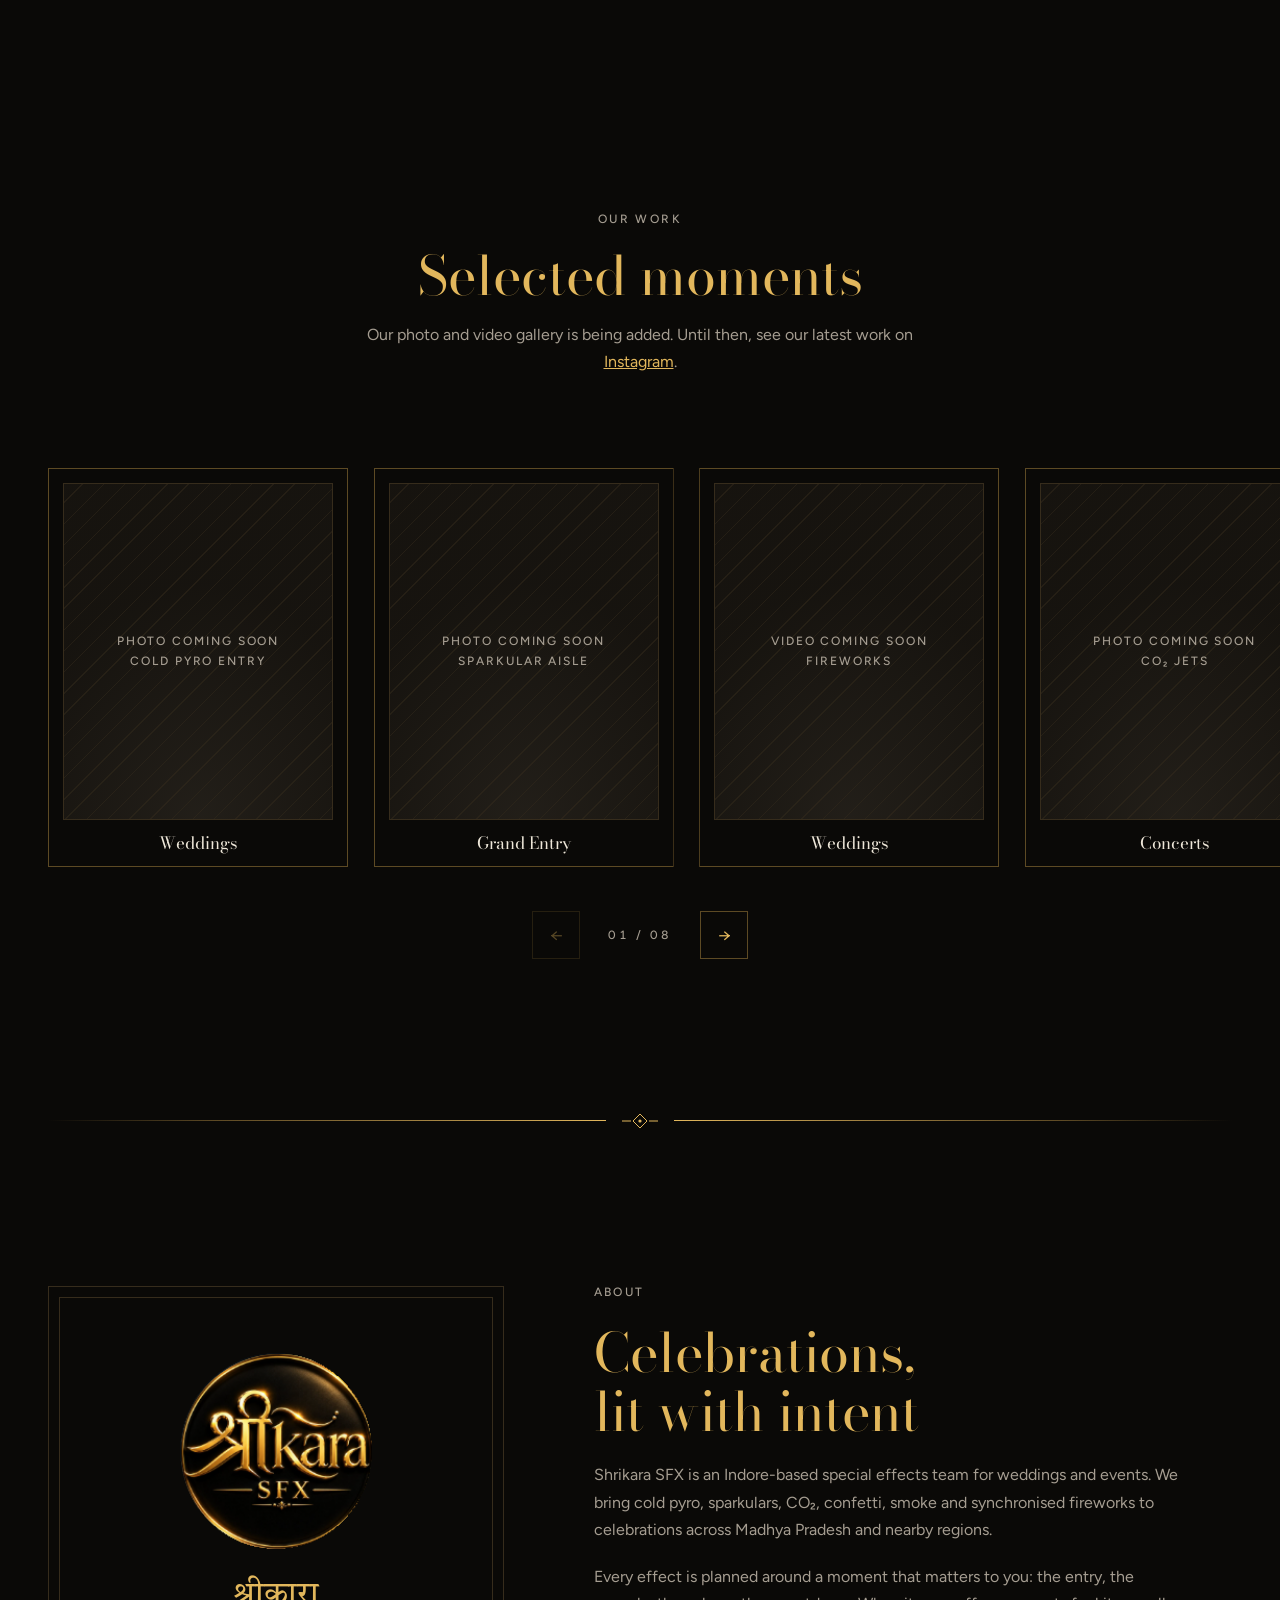
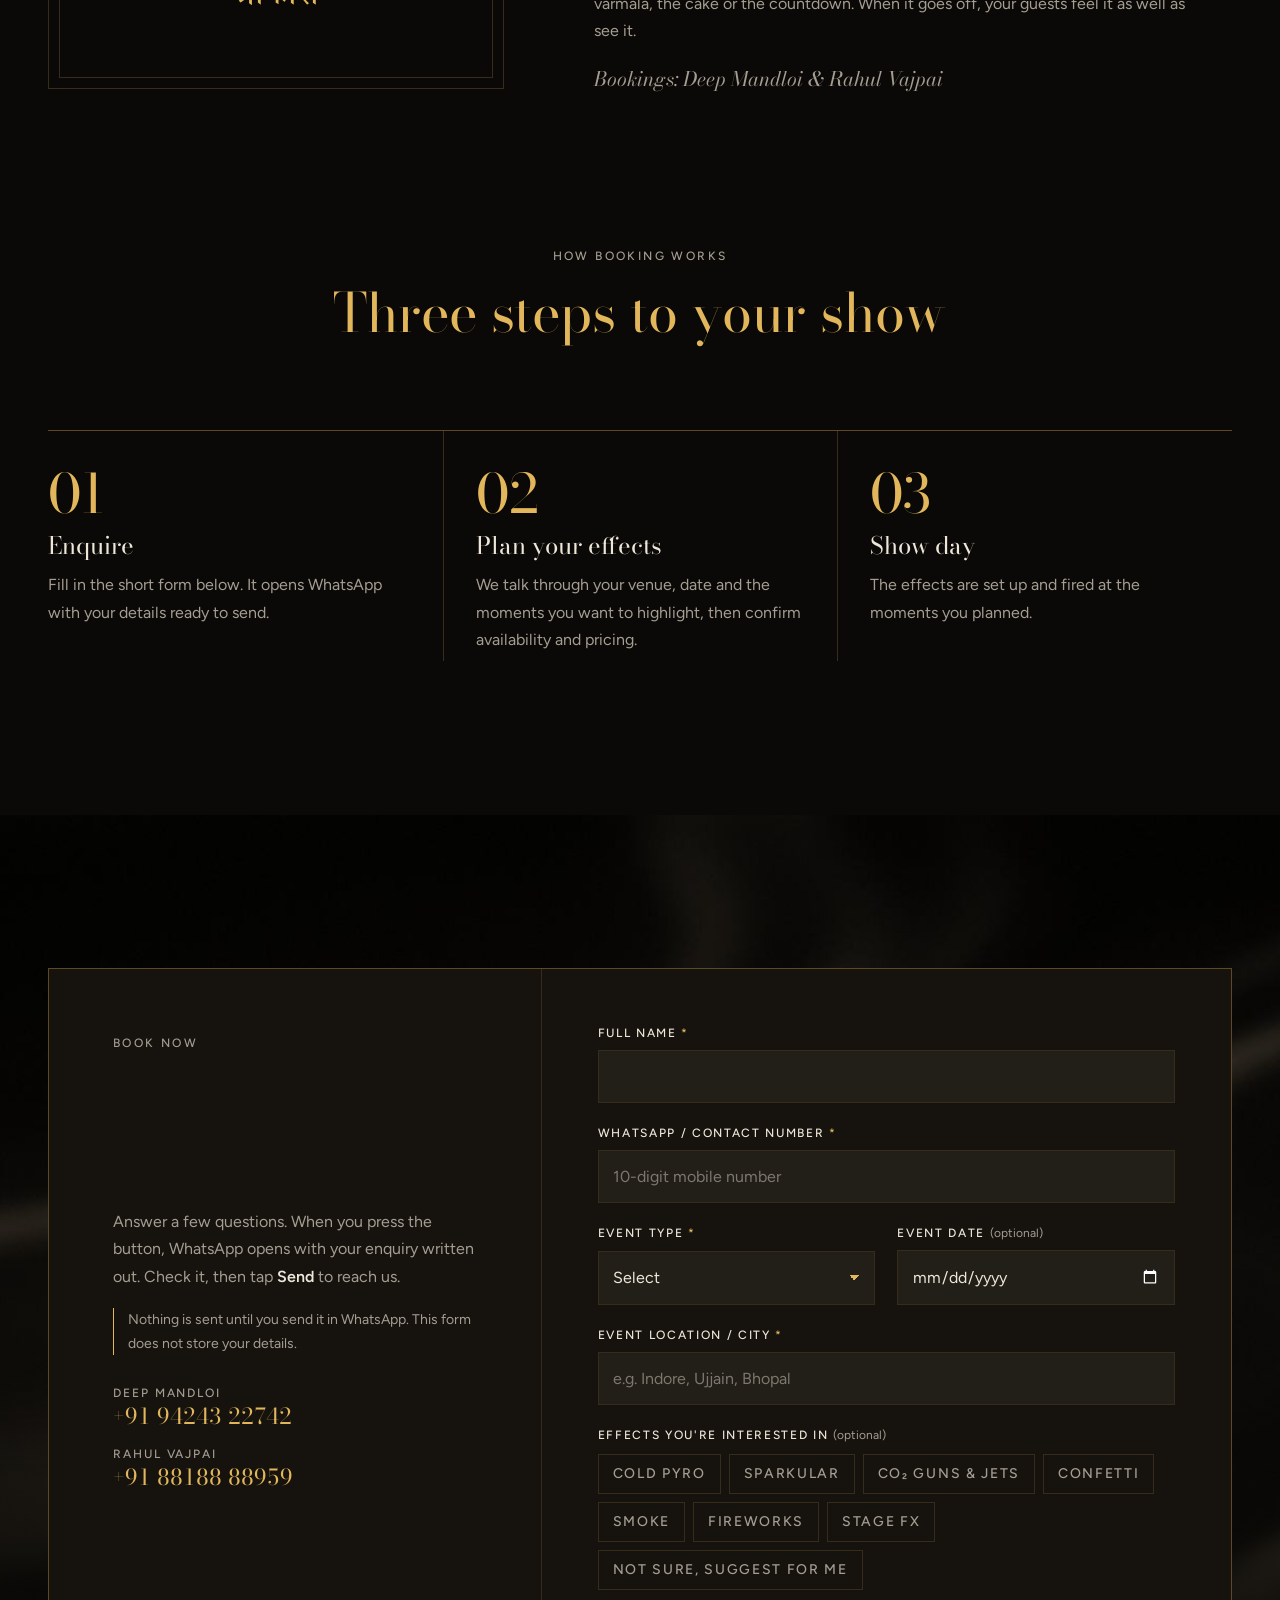
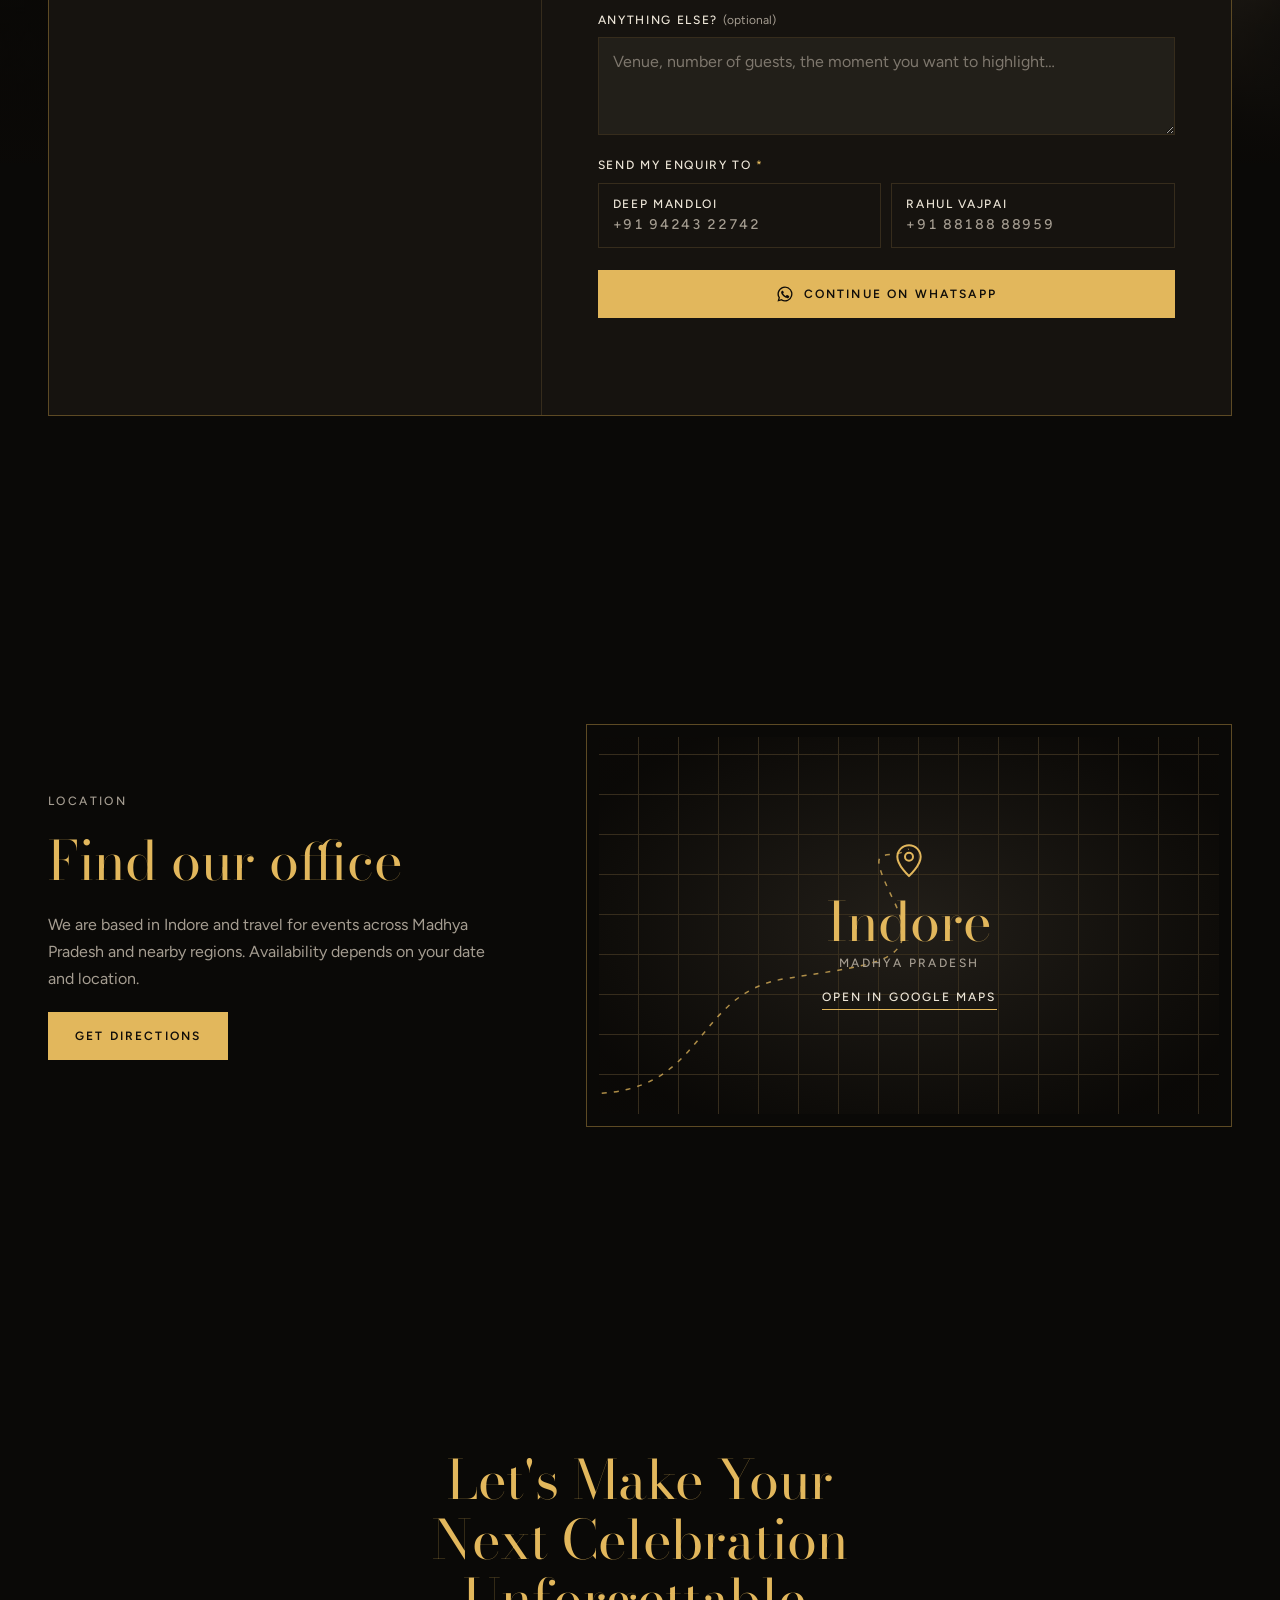
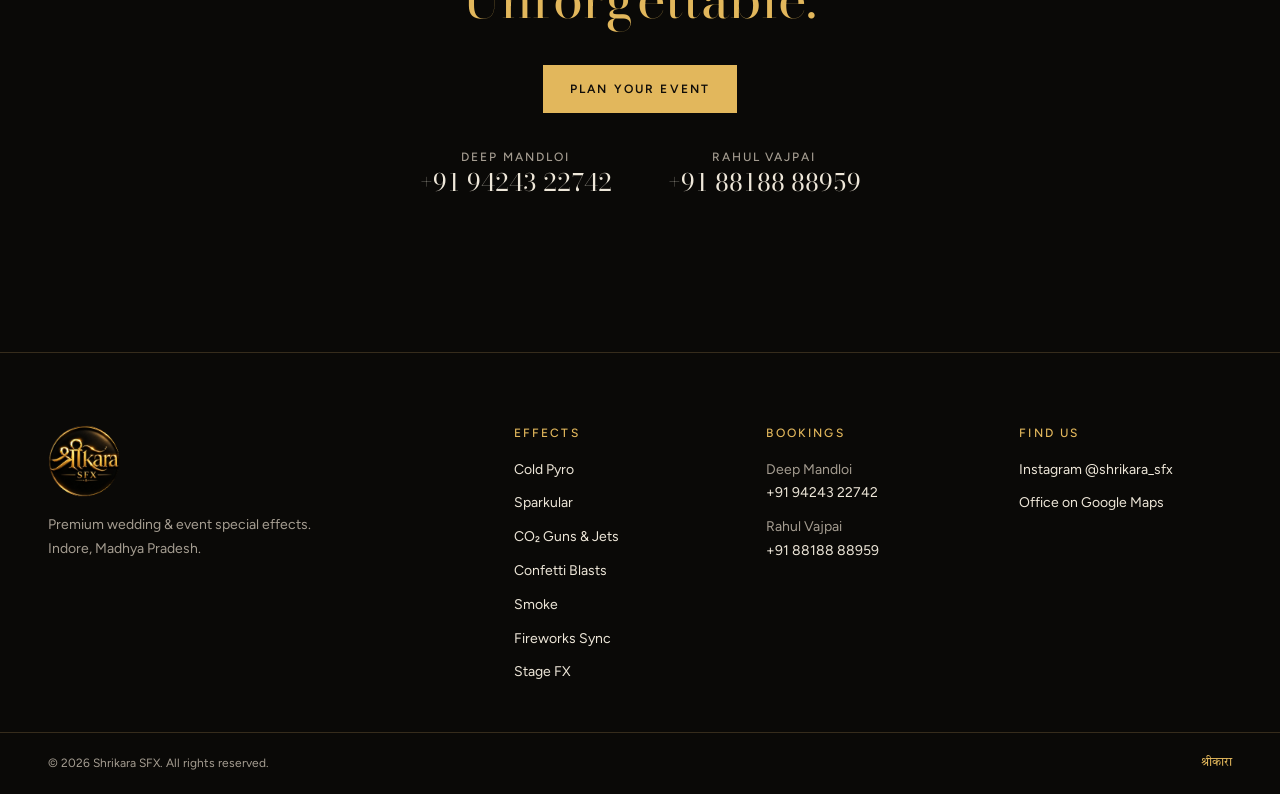
<file: version-2/index.html>
<!doctype html>
<html lang="en">
<head>
  <meta charset="utf-8">
  <meta name="viewport" content="width=device-width, initial-scale=1, viewport-fit=cover">
  <title>Shrikara SFX | Wedding &amp; Event Special Effects in Indore</title>
  <!-- Version 2: with motion design (css/motion.css + js/motion.js) -->
  <meta name="description" content="Shrikara SFX brings cold pyro, sparkulars, CO₂ jets, confetti, smoke and synchronised fireworks to weddings, birthdays, corporate events and concerts across Madhya Pradesh. Based in Indore.">
  <meta name="theme-color" content="#0a0907">
  <meta name="robots" content="noindex, nofollow"><!-- client preview: remove this line at launch -->
  <meta property="og:type" content="website">
  <meta property="og:title" content="Shrikara SFX | Where Every Celebration Feels Alive">
  <meta property="og:description" content="Premium wedding and event special effects in Indore and across Madhya Pradesh.">
  <meta property="og:image" content="assets/img/satin-hero-1200.jpg">
  <link rel="icon" type="image/png" href="assets/img/logo.png">

  <link rel="preconnect" href="https://fonts.googleapis.com">
  <link rel="preconnect" href="https://fonts.gstatic.com" crossorigin>
  <link rel="stylesheet" href="https://fonts.googleapis.com/css2?family=Bodoni+Moda:ital,opsz,wght@0,6..96,400;0,6..96,500;1,6..96,400&family=Figtree:wght@400;500;600&family=Tiro+Devanagari+Hindi&display=swap">

  <link rel="preload" as="image" href="assets/img/satin-hero.jpg" media="(min-width: 721px)">
  <link rel="preload" as="image" href="assets/img/satin-hero-mobile.jpg" media="(max-width: 720px)">
  <link rel="stylesheet" href="css/styles.css">
  <link rel="stylesheet" href="css/motion.css">
  <script>
    /* Enable animations only when scripts run; if they fail to start, show everything. */
    var de = document.documentElement;
    de.classList.add('js');
    if (!(window.matchMedia && matchMedia('(prefers-reduced-motion: reduce)').matches)) de.classList.add('motion-on');
    setTimeout(function () {
      if (!de.classList.contains('anim-ok')) de.classList.remove('js');
      if (!de.classList.contains('motion-ready')) de.classList.remove('motion-on');
    }, 2500);
  </script>

  <script type="application/ld+json">
  {
    "@context": "https://schema.org",
    "@type": "LocalBusiness",
    "name": "Shrikara SFX",
    "description": "Premium wedding and event special effects.",
    "telephone": ["+91 9424322742", "+91 8818888959"],
    "areaServed": "Madhya Pradesh, India",
    "hasMap": "https://maps.app.goo.gl/f7ZaNCcKiXKC3LrHA",
    "sameAs": ["https://www.instagram.com/shrikara_sfx/"]
  }
  </script>
</head>
<body>
  <a class="skip-link" href="#main">Skip to content</a>

  <!-- ============ NAVIGATION ============ -->
  <header class="nav" data-nav>
    <span class="nav-line" aria-hidden="true"></span>
    <div class="nav-inner">
      <ul class="nav-links nav-left">
        <li><a href="#effects">Services</a></li>
        <li><a href="#work">Our Work</a></li>
        <li><a href="#about">About</a></li>
      </ul>
      <a class="nav-logo" href="#top" aria-label="Shrikara SFX, back to top">
        <img src="assets/img/logo.png" width="188" height="192" alt="Shrikara SFX">
      </a>
      <div class="nav-links nav-right">
        <a class="nav-text-link" href="#location">Location</a>
        <a class="btn btn-outline btn-sm" href="#book">Book Now</a>
        <button class="menu-btn" type="button" aria-expanded="false" aria-controls="mobile-menu" data-menu-toggle>
          <span class="menu-btn-lines" aria-hidden="true"></span>
          <span class="sr-only">Menu</span>
        </button>
      </div>
    </div>
  </header>

  <div class="mobile-menu" id="mobile-menu" hidden data-menu>
    <nav aria-label="Mobile">
      <ul>
        <li><a href="#effects">Services</a></li>
        <li><a href="#occasions">Occasions</a></li>
        <li><a href="#work">Our Work</a></li>
        <li><a href="#about">About</a></li>
        <li><a href="#location">Location</a></li>
        <li><a href="#book">Book Now</a></li>
      </ul>
      <p class="mobile-menu-foot">
        <a href="https://www.instagram.com/shrikara_sfx/" target="_blank" rel="noopener">Instagram @shrikara_sfx</a>
      </p>
    </nav>
  </div>

  <main id="main">

    <!-- ============ HERO ============ -->
    <section class="hero" id="top" aria-labelledby="hero-title">
      <picture class="hero-bg" aria-hidden="true">
        <source media="(max-width: 720px)" srcset="assets/img/satin-hero-mobile.jpg">
        <img src="assets/img/satin-hero.jpg" srcset="assets/img/satin-hero-1200.jpg 1200w, assets/img/satin-hero.jpg 2400w" sizes="100vw" width="2400" height="1350" alt="" fetchpriority="high">
      </picture>
      <canvas class="hero-sparks" data-fountains aria-hidden="true"></canvas>
      <div class="hero-content">
        <p class="deva hero-deva" data-intro="1" lang="hi">श्रीकारा</p>
        <h1 id="hero-title" class="hero-title">
          <span class="line" data-intro="2">Where Every Celebration</span>
          <span class="line" data-intro="3">Feels Alive.</span>
        </h1>
        <p class="hero-sub" data-intro="4">Cold pyro, sparkulars, CO₂ jets, confetti and synchronised fireworks for weddings, birthdays, corporate stages and concerts across Madhya Pradesh.</p>
        <div class="hero-ctas" data-intro="5">
          <a class="btn btn-gold" href="#book">Plan Your Event</a>
          <a class="link-underline" href="#work">Explore Our Work</a>
        </div>
      </div>
      <p class="hero-foot" data-intro="6">Based in Indore <span aria-hidden="true">·</span> Bookings open</p>
    </section>

    <div class="ornament-rule" aria-hidden="true"><span class="orn-line orn-l"></span><svg class="orn-mark" viewBox="0 0 40 16" focusable="false"><path class="orn-draw" pathLength="1" d="M20 1 L27 8 L20 15 L13 8 Z"/><path class="orn-draw" pathLength="1" d="M2 8 H11 M29 8 H38"/><circle class="orn-dot" cx="20" cy="8" r="1.6"/></svg><span class="orn-line orn-r"></span></div>

    <!-- ============ SIGNATURE EFFECTS ============ -->
    <section class="section effects" id="effects" aria-labelledby="effects-title">
      <header class="section-head">
        <p class="eyebrow">Signature effects</p>
        <h2 id="effects-title">Seven ways to light up a moment</h2>
        <p class="section-lede">Choose an effect to see what it does. Every one can be timed to a single moment, like the entry, the varmala or the cake, or combined into a full show.</p>
      </header>

      <!-- Desktop pinned story (built from the list below by js/motion.js; the list is used on phones, with reduced motion, or without JavaScript) -->
      <div class="fx-story" data-fx-story hidden>
        <div class="fx-story-pin">
          <div class="fx-story-copy">
            <p class="fx-count" aria-hidden="true"><span data-fx-index>01</span> <i>/</i> <span data-fx-total>07</span></p>
            <div class="fx-story-items" data-fx-items></div>
            <div class="fx-progress" aria-hidden="true"><span data-fx-bar></span></div>
            <nav class="fx-steps" aria-label="Jump to an effect" data-fx-steps></nav>
          </div>
          <div class="fx-story-stage" data-fx-stage></div>
        </div>
      </div>

      <div class="effects-layout">
        <ol class="effects-list" data-effects>
          <li class="effect" data-effect="pyro">
            <button class="effect-name" type="button" aria-expanded="true" aria-controls="fx-pyro">
              <span class="effect-num" aria-hidden="true">I</span>Cold Pyro Effects
            </button>
            <div class="effect-detail" id="fx-pyro">
              <div class="effect-slot" data-slot></div>
              <p>Fountains of golden sparks that rise on cue. Made for entries, the varmala and the first dance.</p>
              <a class="link-small" href="#book" data-service="Cold Pyro Effects">Enquire for this</a>
            </div>
          </li>
          <li class="effect" data-effect="sparkular">
            <button class="effect-name" type="button" aria-expanded="false" aria-controls="fx-sparkular">
              <span class="effect-num" aria-hidden="true">II</span>Sparkular Effects
            </button>
            <div class="effect-detail" id="fx-sparkular" hidden>
              <div class="effect-slot" data-slot></div>
              <p>A line of spark machines along your aisle or stage, firing together to frame the moment in gold.</p>
              <a class="link-small" href="#book" data-service="Sparkular Effects">Enquire for this</a>
            </div>
          </li>
          <li class="effect" data-effect="co2">
            <button class="effect-name" type="button" aria-expanded="false" aria-controls="fx-co2">
              <span class="effect-num" aria-hidden="true">III</span>CO₂ Guns &amp; CO₂ Jets
            </button>
            <div class="effect-detail" id="fx-co2" hidden>
              <div class="effect-slot" data-slot></div>
              <p>Sharp white bursts that hit on the beat, for DJ nights, concerts and big reveals.</p>
              <a class="link-small" href="#book" data-service="CO₂ Guns &amp; Jets">Enquire for this</a>
            </div>
          </li>
          <li class="effect" data-effect="confetti">
            <button class="effect-name" type="button" aria-expanded="false" aria-controls="fx-confetti">
              <span class="effect-num" aria-hidden="true">IV</span>Confetti Blasts
            </button>
            <div class="effect-detail" id="fx-confetti" hidden>
              <div class="effect-slot" data-slot></div>
              <p>A cloud of confetti over the crowd at the countdown, the cake cutting or the final song.</p>
              <a class="link-small" href="#book" data-service="Confetti Blasts">Enquire for this</a>
            </div>
          </li>
          <li class="effect" data-effect="smoke">
            <button class="effect-name" type="button" aria-expanded="false" aria-controls="fx-smoke">
              <span class="effect-num" aria-hidden="true">V</span>Smoke Effects
            </button>
            <div class="effect-detail" id="fx-smoke" hidden>
              <div class="effect-slot" data-slot></div>
              <p>Low-lying smoke that makes an entry look like it is floating, or haze that brings stage lights to life.</p>
              <a class="link-small" href="#book" data-service="Smoke Effects">Enquire for this</a>
            </div>
          </li>
          <li class="effect" data-effect="fireworks">
            <button class="effect-name" type="button" aria-expanded="false" aria-controls="fx-fireworks">
              <span class="effect-num" aria-hidden="true">VI</span>Fireworks Synchronisation
            </button>
            <div class="effect-detail" id="fx-fireworks" hidden>
              <div class="effect-slot" data-slot></div>
              <p>Fireworks timed to your music and your moment, so the sky answers what happens on stage.</p>
              <a class="link-small" href="#book" data-service="Fireworks Synchronisation">Enquire for this</a>
            </div>
          </li>
          <li class="effect" data-effect="stage">
            <button class="effect-name" type="button" aria-expanded="false" aria-controls="fx-stage">
              <span class="effect-num" aria-hidden="true">VII</span>Stage FX
            </button>
            <div class="effect-detail" id="fx-stage" hidden>
              <div class="effect-slot" data-slot></div>
              <p>Effects combined around your stage and planned to the running order of your event.</p>
              <a class="link-small" href="#book" data-service="Stage FX">Enquire for this</a>
            </div>
          </li>
        </ol>

        <aside class="effects-stage" data-stage-home>
          <figure class="stage-figure" data-stage>
            <div class="stage-frame">
              <canvas class="stage-canvas" data-stage-canvas aria-hidden="true"></canvas>
              <img class="stage-photo" data-stage-photo alt="" hidden>
            </div>
            <figcaption class="stage-caption"><span data-stage-label>Cold Pyro Effects</span><span class="stage-note" data-stage-note>Illustration</span></figcaption>
          </figure>
        </aside>
      </div>
    </section>

    <div class="ornament-rule" aria-hidden="true"><span class="orn-line orn-l"></span><svg class="orn-mark" viewBox="0 0 40 16" focusable="false"><path class="orn-draw" pathLength="1" d="M20 1 L27 8 L20 15 L13 8 Z"/><path class="orn-draw" pathLength="1" d="M2 8 H11 M29 8 H38"/><circle class="orn-dot" cx="20" cy="8" r="1.6"/></svg><span class="orn-line orn-r"></span></div>

    <!-- ============ OCCASIONS ============ -->
    <section class="section occasions" id="occasions" aria-labelledby="occasions-title">
      <header class="section-head">
        <p class="eyebrow">Occasions</p>
        <h2 id="occasions-title">Made for your celebration</h2>
      </header>

      <div class="occasions-grid">
        <article class="occasion occasion-feature">
          <div class="occasion-media frame-media" data-mask-reveal>
            <div class="par placeholder"><span>Photo coming soon<br>Wedding grand entry</span></div>
          </div>
          <div class="occasion-body">
            <p class="deva occasion-deva" lang="hi">विवाह</p>
            <h3>Weddings</h3>
            <p>From the baraat to the varmala, the pheras and the sangeet, with effects planned around each ritual and timed to your music.</p>
            <a class="btn btn-gold btn-sm" href="#book" data-event="Wedding">Plan a wedding</a>
          </div>
        </article>

        <div class="occasion-rows">
          <article class="occasion-row">
            <h3>Grand Entries</h3>
            <p>Couple, bride or groom entries with sparks, smoke and a moment the whole hall turns to watch.</p>
            <a class="link-small" href="#book" data-event="Grand Entry">Plan an entry</a>
          </article>
          <article class="occasion-row">
            <h3>Birthdays &amp; Anniversaries</h3>
            <p>Cake cutting, countdowns and surprise moments, made bigger.</p>
            <a class="link-small" href="#book" data-event="Birthday">Plan a celebration</a>
          </article>
          <article class="occasion-row">
            <h3>Corporate Events</h3>
            <p>Launches, award nights and annual functions that need a clear, on-cue reveal.</p>
            <a class="link-small" href="#book" data-event="Corporate Event">Plan a corporate event</a>
          </article>
          <article class="occasion-row">
            <h3>Concerts &amp; Live Shows</h3>
            <p>CO₂, confetti and pyro programmed to the setlist.</p>
            <a class="link-small" href="#book" data-event="Concert / Live Show">Plan a show</a>
          </article>
          <article class="occasion-row">
            <h3>Customised Celebrations</h3>
            <p>Grand openings, festival celebrations and anything else you can picture. Tell us the moment and we will plan the effects.</p>
            <a class="link-small" href="#book" data-event="Other">Tell us your idea</a>
          </article>
        </div>
      </div>
    </section>

    <div class="ornament-rule" aria-hidden="true"><span class="orn-line orn-l"></span><svg class="orn-mark" viewBox="0 0 40 16" focusable="false"><path class="orn-draw" pathLength="1" d="M20 1 L27 8 L20 15 L13 8 Z"/><path class="orn-draw" pathLength="1" d="M2 8 H11 M29 8 H38"/><circle class="orn-dot" cx="20" cy="8" r="1.6"/></svg><span class="orn-line orn-r"></span></div>

    <!-- ============ OUR WORK ============ -->
    <section class="section work" id="work" aria-labelledby="work-title">
      <header class="section-head">
        <p class="eyebrow">Our work</p>
        <h2 id="work-title">Selected moments</h2>
        <p class="section-lede">Our photo and video gallery is being added. Until then, see our latest work on <a href="https://www.instagram.com/shrikara_sfx/" target="_blank" rel="noopener">Instagram</a>.</p>
      </header>

      <div class="work-track-wrap" data-gallery>
        <ul class="work-track" data-track tabindex="0" aria-label="Gallery. Scroll sideways to see more.">
          <!-- To add real work: replace the .placeholder div with
               <img src="assets/work/your-photo.jpg" alt="Describe the moment" loading="lazy" width="800" height="1000">
               or for video:
               <button class="frame-media" data-video="assets/work/your-video.mp4" aria-label="Play video: describe it"><img src="assets/work/your-video-poster.jpg" alt="" loading="lazy" width="800" height="1000"></button> -->
          <li class="frame"><div class="frame-media placeholder"><span>Photo coming soon<br>Cold pyro entry</span></div><p class="frame-cap">Weddings</p></li>
          <li class="frame"><div class="frame-media placeholder"><span>Photo coming soon<br>Sparkular aisle</span></div><p class="frame-cap">Grand Entry</p></li>
          <li class="frame"><div class="frame-media placeholder"><span>Video coming soon<br>Fireworks</span></div><p class="frame-cap">Weddings</p></li>
          <li class="frame"><div class="frame-media placeholder"><span>Photo coming soon<br>CO₂ jets</span></div><p class="frame-cap">Concerts</p></li>
          <li class="frame"><div class="frame-media placeholder"><span>Photo coming soon<br>Confetti blast</span></div><p class="frame-cap">Birthdays</p></li>
          <li class="frame"><div class="frame-media placeholder"><span>Photo coming soon<br>Low smoke entry</span></div><p class="frame-cap">Weddings</p></li>
          <li class="frame"><div class="frame-media placeholder"><span>Photo coming soon<br>Stage FX</span></div><p class="frame-cap">Corporate</p></li>
          <li class="frame"><div class="frame-media placeholder"><span>Photo coming soon<br>Anniversary</span></div><p class="frame-cap">Anniversaries</p></li>
        </ul>
        <div class="work-controls">
          <button class="icon-btn" type="button" data-prev aria-label="Previous"><span aria-hidden="true">←</span></button>
          <p class="work-count" aria-live="polite"><span data-count-current>01</span> / <span data-count-total>08</span></p>
          <button class="icon-btn" type="button" data-next aria-label="Next"><span aria-hidden="true">→</span></button>
        </div>
      </div>
      <div class="ember" data-ember aria-hidden="true"></div>
    </section>

    <div class="ornament-rule" aria-hidden="true"><span class="orn-line orn-l"></span><svg class="orn-mark" viewBox="0 0 40 16" focusable="false"><path class="orn-draw" pathLength="1" d="M20 1 L27 8 L20 15 L13 8 Z"/><path class="orn-draw" pathLength="1" d="M2 8 H11 M29 8 H38"/><circle class="orn-dot" cx="20" cy="8" r="1.6"/></svg><span class="orn-line orn-r"></span></div>

    <!-- ============ ABOUT ============ -->
    <section class="section about" id="about" aria-labelledby="about-title">
      <div class="about-grid">
        <div class="about-mark">
          <img src="assets/img/logo.png" width="188" height="192" alt="" loading="lazy">
          <p class="deva" lang="hi">श्रीकारा</p>
        </div>
        <div class="about-copy">
          <p class="eyebrow">About</p>
          <h2 id="about-title">Celebrations, lit with intent</h2>
          <!-- CLIENT REVIEW: replace or extend this text with your own story. Do not add years, numbers or awards unless they are verified. -->
          <p>Shrikara SFX is an Indore-based special effects team for weddings and events. We bring cold pyro, sparkulars, CO₂, confetti, smoke and synchronised fireworks to celebrations across Madhya Pradesh and nearby regions.</p>
          <p>Every effect is planned around a moment that matters to you: the entry, the varmala, the cake or the countdown. When it goes off, your guests feel it as well as see it.</p>
          <p class="about-sign">Bookings: Deep Mandloi &amp; Rahul Vajpai</p>
        </div>
      </div>
    </section>

    <!-- ============ HOW BOOKING WORKS ============ -->
    <section class="section process" aria-labelledby="process-title">
      <header class="section-head">
        <p class="eyebrow">How booking works</p>
        <h2 id="process-title">Three steps to your show</h2>
      </header>
      <ol class="steps">
        <li class="step" data-reveal>
          <span class="step-num" aria-hidden="true">01</span>
          <h3>Enquire</h3>
          <p>Fill in the short form below. It opens WhatsApp with your details ready to send.</p>
        </li>
        <li class="step" data-reveal>
          <span class="step-num" aria-hidden="true">02</span>
          <h3>Plan your effects</h3>
          <p>We talk through your venue, date and the moments you want to highlight, then confirm availability and pricing.</p>
        </li>
        <li class="step" data-reveal>
          <span class="step-num" aria-hidden="true">03</span>
          <h3>Show day</h3>
          <p>The effects are set up and fired at the moments you planned.</p>
        </li>
      </ol>
    </section>

    <!-- ============ BOOKING FORM ============ -->
    <section class="book" id="book" aria-labelledby="book-title">
      <div class="book-bg" aria-hidden="true"></div>
      <div class="book-panel" data-reveal>
        <div class="book-intro">
          <p class="eyebrow">Book now</p>
          <h2 id="book-title">Plan your event</h2>
          <p>Answer a few questions. When you press the button, WhatsApp opens with your enquiry written out. Check it, then tap <strong>Send</strong> to reach us.</p>
          <p class="book-note">Nothing is sent until you send it in WhatsApp. This form does not store your details.</p>
          <dl class="book-contacts">
            <div><dt>Deep Mandloi</dt><dd><a href="tel:+919424322742">+91 94243 22742</a></dd></div>
            <div><dt>Rahul Vajpai</dt><dd><a href="tel:+918818888959">+91 88188 88959</a></dd></div>
          </dl>
        </div>

        <form class="enquiry" id="enquiry" novalidate data-enquiry>
          <p class="form-error-summary" role="alert" hidden data-error-summary></p>

          <div class="field">
            <label for="f-name">Full name <span class="req" aria-hidden="true">*</span></label>
            <input id="f-name" name="name" type="text" autocomplete="name" required maxlength="80" aria-describedby="e-name">
            <p class="field-error" id="e-name" hidden></p>
          </div>

          <div class="field">
            <label for="f-phone">WhatsApp / contact number <span class="req" aria-hidden="true">*</span></label>
            <input id="f-phone" name="phone" type="tel" inputmode="tel" autocomplete="tel" required maxlength="16" placeholder="10-digit mobile number" aria-describedby="e-phone">
            <p class="field-error" id="e-phone" hidden></p>
          </div>

          <div class="field-row">
            <div class="field">
              <label for="f-event">Event type <span class="req" aria-hidden="true">*</span></label>
              <select id="f-event" name="event" required aria-describedby="e-event">
                <option value="">Select</option>
                <option>Wedding</option>
                <option>Grand Entry</option>
                <option>Birthday</option>
                <option>Anniversary</option>
                <option>Corporate Event</option>
                <option>Concert / Live Show</option>
                <option>Other</option>
              </select>
              <p class="field-error" id="e-event" hidden></p>
            </div>
            <div class="field">
              <label for="f-date">Event date <span class="opt">(optional)</span></label>
              <input id="f-date" name="date" type="date">
            </div>
          </div>

          <div class="field">
            <label for="f-city">Event location / city <span class="req" aria-hidden="true">*</span></label>
            <input id="f-city" name="city" type="text" autocomplete="address-level2" required maxlength="80" placeholder="e.g. Indore, Ujjain, Bhopal" aria-describedby="e-city">
            <p class="field-error" id="e-city" hidden></p>
          </div>

          <fieldset class="field">
            <legend>Effects you're interested in <span class="opt">(optional)</span></legend>
            <div class="chips">
              <label class="chip"><input type="checkbox" name="services" value="Cold Pyro Effects"><span>Cold Pyro</span></label>
              <label class="chip"><input type="checkbox" name="services" value="Sparkular Effects"><span>Sparkular</span></label>
              <label class="chip"><input type="checkbox" name="services" value="CO₂ Guns &amp; Jets"><span>CO₂ Guns &amp; Jets</span></label>
              <label class="chip"><input type="checkbox" name="services" value="Confetti Blasts"><span>Confetti</span></label>
              <label class="chip"><input type="checkbox" name="services" value="Smoke Effects"><span>Smoke</span></label>
              <label class="chip"><input type="checkbox" name="services" value="Fireworks Synchronisation"><span>Fireworks</span></label>
              <label class="chip"><input type="checkbox" name="services" value="Stage FX"><span>Stage FX</span></label>
              <label class="chip"><input type="checkbox" name="services" value="Not sure, please suggest"><span>Not sure, suggest for me</span></label>
            </div>
          </fieldset>

          <div class="field" data-budget-field hidden>
            <label for="f-budget">Estimated budget <span class="opt">(optional)</span></label>
            <select id="f-budget" name="budget"><option value="">Prefer not to say</option></select>
          </div>

          <div class="field">
            <label for="f-notes">Anything else? <span class="opt">(optional)</span></label>
            <textarea id="f-notes" name="notes" rows="3" maxlength="500" placeholder="Venue, number of guests, the moment you want to highlight…"></textarea>
          </div>

          <fieldset class="field" data-contact-field>
            <legend>Send my enquiry to <span class="req" aria-hidden="true">*</span></legend>
            <div class="contact-choice" data-contact-options></div>
            <p class="field-error" id="e-contact" hidden></p>
          </fieldset>

          <button class="btn btn-gold btn-block" type="submit" data-submit>
            <svg class="wa-icon" viewBox="0 0 24 24" aria-hidden="true"><path fill="currentColor" d="M12 2a10 10 0 0 0-8.6 15.1L2 22l5-1.3A10 10 0 1 0 12 2Zm0 18.2a8.2 8.2 0 0 1-4.2-1.2l-.3-.2-3 .8.8-2.9-.2-.3A8.2 8.2 0 1 1 12 20.2Zm4.5-6.1c-.2-.1-1.5-.7-1.7-.8-.2-.1-.4-.1-.6.1l-.8 1c-.1.2-.3.2-.5.1a6.7 6.7 0 0 1-3.3-2.9c-.3-.4.2-.4.7-1.4.1-.2 0-.3 0-.4l-.8-1.8c-.2-.5-.4-.4-.6-.4h-.5a1 1 0 0 0-.7.3 3 3 0 0 0-.9 2.2 5.2 5.2 0 0 0 1.1 2.7 11.8 11.8 0 0 0 4.5 4c1.7.7 2.3.8 3.2.7a2.7 2.7 0 0 0 1.8-1.3 2.2 2.2 0 0 0 .2-1.3c-.1-.1-.2-.2-.5-.3Z"/></svg>
            Continue on WhatsApp
          </button>
          <p class="form-status" role="status" aria-live="polite" data-status></p>
        </form>
      </div>
    </section>

    <!-- ============ LOCATION ============ -->
    <section class="section location" id="location" aria-labelledby="location-title">
      <div class="location-grid">
        <div class="location-copy">
          <p class="eyebrow">Location</p>
          <h2 id="location-title">Find our office</h2>
          <p>We are based in Indore and travel for events across Madhya Pradesh and nearby regions. Availability depends on your date and location.</p>
          <a class="btn btn-gold" href="https://maps.app.goo.gl/f7ZaNCcKiXKC3LrHA" target="_blank" rel="noopener" data-maps-link>Get Directions</a>
        </div>
        <div class="map-slot" data-map-slot>
          <a class="map-card" href="https://maps.app.goo.gl/f7ZaNCcKiXKC3LrHA" target="_blank" rel="noopener" data-maps-link>
            <svg class="route" viewBox="0 0 400 250" preserveAspectRatio="none" aria-hidden="true" focusable="false">
              <defs><mask id="route-mask" maskUnits="userSpaceOnUse" x="0" y="0" width="400" height="250"><path class="route-draw" pathLength="1" d="M-6 236 C 70 236, 60 170, 120 160 S 210 150, 190 108 S 186 84, 200 74"/></mask></defs>
              <path class="route-path" mask="url(#route-mask)" d="M-6 236 C 70 236, 60 170, 120 160 S 210 150, 190 108 S 186 84, 200 74"/>
            </svg>
            <svg class="map-pin" viewBox="0 0 24 24" aria-hidden="true"><path fill="none" stroke="currentColor" stroke-width="1.2" d="M12 21s-7-6.2-7-11.5a7 7 0 1 1 14 0C19 14.8 12 21 12 21Z"/><circle cx="12" cy="9.5" r="2.4" fill="none" stroke="currentColor" stroke-width="1.2"/></svg>
            <span class="map-card-city">Indore</span>
            <span class="map-card-region">Madhya Pradesh</span>
            <span class="map-card-cta">Open in Google Maps</span>
          </a>
        </div>
      </div>
    </section>

    <div class="ornament-rule" aria-hidden="true"><span class="orn-line orn-l"></span><svg class="orn-mark" viewBox="0 0 40 16" focusable="false"><path class="orn-draw" pathLength="1" d="M20 1 L27 8 L20 15 L13 8 Z"/><path class="orn-draw" pathLength="1" d="M2 8 H11 M29 8 H38"/><circle class="orn-dot" cx="20" cy="8" r="1.6"/></svg><span class="orn-line orn-r"></span></div>

    <!-- ============ FINAL CTA ============ -->
    <section class="section final" aria-labelledby="final-title">
      <h2 id="final-title">Let's Make Your Next Celebration Unforgettable.</h2>
      <div class="final-actions">
        <a class="btn btn-gold" href="#book">Plan Your Event</a>
      </div>
      <ul class="final-contacts">
        <li><span>Deep Mandloi</span><a href="tel:+919424322742">+91 94243 22742</a></li>
        <li><span>Rahul Vajpai</span><a href="tel:+918818888959">+91 88188 88959</a></li>
      </ul>
    </section>
  </main>

  <!-- ============ FOOTER ============ -->
  <footer class="footer">
    <div class="footer-grid">
      <div class="footer-brand">
        <img src="assets/img/logo.png" width="188" height="192" alt="Shrikara SFX" loading="lazy">
        <p>Premium wedding &amp; event special effects.<br>Indore, Madhya Pradesh.</p>
      </div>
      <nav class="footer-col" aria-label="Services">
        <h2 class="footer-h">Effects</h2>
        <ul>
          <li><a href="#effects" data-open-effect="pyro">Cold Pyro</a></li>
          <li><a href="#effects" data-open-effect="sparkular">Sparkular</a></li>
          <li><a href="#effects" data-open-effect="co2">CO₂ Guns &amp; Jets</a></li>
          <li><a href="#effects" data-open-effect="confetti">Confetti Blasts</a></li>
          <li><a href="#effects" data-open-effect="smoke">Smoke</a></li>
          <li><a href="#effects" data-open-effect="fireworks">Fireworks Sync</a></li>
          <li><a href="#effects" data-open-effect="stage">Stage FX</a></li>
        </ul>
      </nav>
      <div class="footer-col">
        <h2 class="footer-h">Bookings</h2>
        <ul>
          <li>Deep Mandloi<br><a href="tel:+919424322742">+91 94243 22742</a></li>
          <li>Rahul Vajpai<br><a href="tel:+918818888959">+91 88188 88959</a></li>
        </ul>
      </div>
      <div class="footer-col">
        <h2 class="footer-h">Find us</h2>
        <ul>
          <li><a href="https://www.instagram.com/shrikara_sfx/" target="_blank" rel="noopener">Instagram @shrikara_sfx</a></li>
          <li><a href="https://maps.app.goo.gl/f7ZaNCcKiXKC3LrHA" target="_blank" rel="noopener">Office on Google Maps</a></li>
        </ul>
      </div>
    </div>
    <div class="footer-base">
      <p>© <span data-year>2026</span> Shrikara SFX. All rights reserved.</p>
      <p class="deva" lang="hi">श्रीकारा</p>
    </div>
  </footer>

  <a class="mobile-book" href="#book" data-mobile-book>
    <svg class="wa-icon" viewBox="0 0 24 24" aria-hidden="true"><path fill="currentColor" d="M12 2a10 10 0 0 0-8.6 15.1L2 22l5-1.3A10 10 0 1 0 12 2Zm0 18.2a8.2 8.2 0 0 1-4.2-1.2l-.3-.2-3 .8.8-2.9-.2-.3A8.2 8.2 0 1 1 12 20.2Z"/></svg>
    Enquire on WhatsApp
  </a>

  <dialog class="lightbox" data-lightbox aria-label="Media viewer">
    <button class="lightbox-close" type="button" data-lightbox-close aria-label="Close">×</button>
    <div class="lightbox-body" data-lightbox-body></div>
  </dialog>

  <canvas class="burst-layer" data-burst aria-hidden="true"></canvas>

  <script src="js/config.js"></script>
  <script src="js/main.js" defer></script>
  <script src="js/motion.js" defer></script>
  <script src="js/enquiry.js" defer></script>
</body>
</html>
</file>
<file: version-1/css/styles.css>
/* =========================================================
   Shrikara SFX · "Midnight Aurum"
   Layout: Aurum template skeleton (split nav, centred logo,
   satin hero, centred section heads, inset gold hairlines,
   framed work track, closing satin band with panel), inverted
   to black satin and gold.
   ========================================================= */

:root {
  /* Colour tokens (OKLCH, hex fallback first for older browsers) */
  --bg: #0a0907;          --bg: oklch(0.14 0.006 80);
  --bg-2: #16130f;        --bg-2: oklch(0.19 0.010 78);
  --bg-3: #221f19;        --bg-3: oklch(0.24 0.012 78);
  --text: #eee7d9;        --text: oklch(0.93 0.020 85);
  --muted: #a59d91;       --muted: oklch(0.70 0.020 80);
  --gold: #e2b75c;        --gold: oklch(0.80 0.120 84);
  --gold-deep: #aa7d2d;   --gold-deep: oklch(0.62 0.110 78);
  --on-gold: #100d09;     --on-gold: oklch(0.16 0.010 75);
  --maroon: #682224;      --maroon: oklch(0.36 0.100 22);
  --line: #5d4a24;        --line: oklch(0.42 0.060 82);
  --line-soft: #362c1c;   --line-soft: oklch(0.30 0.030 80);
  --error: #f87966;       --error: oklch(0.72 0.160 30);

  /* Type */
  --font-display: "Bodoni Moda", "Didot", "Bodoni 72", "Times New Roman", serif;
  --font-body: "Figtree", "Segoe UI", system-ui, -apple-system, sans-serif;
  --font-deva: "Tiro Devanagari Hindi", "Nirmala UI", "Mangal", serif;

  /* Scale, ratio 1.5: 12 · 14 · 16 · 24 · 36 · 54 · 81 */
  --fs-xs: 0.75rem;
  --fs-sm: 0.875rem;
  --fs-base: 1rem;
  --fs-md: 1.5rem;
  --fs-lg: clamp(1.875rem, 1.2rem + 2.2vw, 2.25rem);
  --fs-xl: clamp(2.25rem, 1.4rem + 3.4vw, 3.375rem);
  --fs-hero: clamp(2.5rem, 1rem + 6.2vw, 5.0625rem);

  /* Layout */
  --max: 1200px;
  --gutter: max(20px, env(safe-area-inset-left, 0px));
  --gutter-r: max(20px, env(safe-area-inset-right, 0px));
  --section-y: clamp(88px, 12vw, 168px);
  --nav-h: 76px;
  --ease: cubic-bezier(.2, .7, .1, 1);

  color-scheme: dark;
}

@media (min-width: 900px) {
  :root { --gutter: max(48px, env(safe-area-inset-left, 0px)); --gutter-r: max(48px, env(safe-area-inset-right, 0px)); }
}

/* ---------- Base ---------- */
*, *::before, *::after { box-sizing: border-box; }
[hidden] { display: none !important; }
html { scroll-behavior: smooth; scroll-padding-top: calc(var(--nav-h) + 8px); -webkit-text-size-adjust: 100%; }
body {
  margin: 0;
  background: var(--bg);
  color: var(--text);
  font: 400 var(--fs-base)/1.7 var(--font-body);
  -webkit-font-smoothing: antialiased;
  overflow-x: hidden;
}
img { max-width: 100%; height: auto; display: block; }
a { color: inherit; }
h1, h2, h3 { font-family: var(--font-display); font-weight: 400; line-height: 1.1; margin: 0; text-wrap: balance; }
h2 { font-size: var(--fs-xl); color: var(--gold); }
h3 { font-size: var(--fs-md); color: var(--text); }
p { margin: 0; }
ul, ol { margin: 0; padding: 0; list-style: none; }
button, input, select, textarea { font: inherit; color: inherit; }
::selection { background: var(--gold); color: var(--on-gold); }

:focus-visible { outline: 2px solid var(--gold); outline-offset: 3px; }

.sr-only { position: absolute; width: 1px; height: 1px; padding: 0; margin: -1px; overflow: hidden; clip: rect(0 0 0 0); white-space: nowrap; border: 0; }
.skip-link { position: absolute; left: 12px; top: -60px; z-index: 100; background: var(--gold); color: var(--on-gold); padding: 10px 16px; text-decoration: none; font-weight: 600; }
.skip-link:focus { top: 12px; }

.deva { font-family: var(--font-deva); color: var(--gold); letter-spacing: 0.01em; }
.eyebrow { font-size: var(--fs-xs); font-weight: 500; letter-spacing: 0.2em; text-transform: uppercase; color: var(--muted); }

/* ---------- Buttons & links ---------- */
.btn {
  display: inline-flex; align-items: center; justify-content: center; gap: 10px;
  min-height: 48px; padding: 0 26px;
  font: 600 var(--fs-xs)/1 var(--font-body); letter-spacing: 0.18em; text-transform: uppercase;
  text-decoration: none; border: 1px solid transparent; cursor: pointer;
  transition: background-color .3s var(--ease), color .3s var(--ease), border-color .3s var(--ease), box-shadow .4s var(--ease), transform .2s var(--ease);
}
.btn:active { transform: translateY(1px); }
.btn-gold { background: var(--gold); color: var(--on-gold); box-shadow: 0 0 0 0 transparent; }
.btn-gold:hover { background: var(--text); box-shadow: 0 0 32px -6px var(--gold); }
.btn-outline { border-color: var(--gold); color: var(--gold); background: transparent; }
.btn-outline:hover { background: var(--gold); color: var(--on-gold); }
.btn-sm { min-height: 40px; padding: 0 18px; }
.btn-block { width: 100%; }
.wa-icon { width: 18px; height: 18px; flex: none; }

.link-underline, .link-small {
  color: var(--text); text-decoration: none;
  font: 500 var(--fs-xs)/1 var(--font-body); letter-spacing: 0.18em; text-transform: uppercase;
  padding: 8px 0 6px; background: linear-gradient(var(--gold), var(--gold)) left bottom / 100% 1px no-repeat;
  transition: background-size .4s var(--ease), color .3s;
}
.link-underline:hover, .link-small:hover { color: var(--gold); background-size: 40% 1px; }
.link-small { color: var(--gold); display: inline-block; }

/* ---------- Navigation ---------- */
body::before { content: ""; position: fixed; inset: 0 0 auto; height: env(safe-area-inset-top, 0px); z-index: 60; background: var(--bg); }
.nav {
  position: fixed; top: env(safe-area-inset-top, 0px); left: 0; right: 0; z-index: 50;
  transition: background-color .4s var(--ease), border-color .4s var(--ease);
  border-bottom: 1px solid transparent;
}
.nav.is-solid { background: color-mix(in oklch, var(--bg) 92%, transparent); border-bottom-color: var(--line-soft); backdrop-filter: blur(6px); }
.nav-inner {
  max-width: calc(var(--max) + 96px); margin: 0 auto; height: var(--nav-h);
  padding-left: var(--gutter); padding-right: var(--gutter-r);
  display: grid; grid-template-columns: 1fr auto 1fr; align-items: center; gap: 16px;
}
.nav-links { display: flex; align-items: center; gap: 28px; }
.nav-right { justify-content: flex-end; }
.nav-links a:not(.btn), .nav-text-link {
  font: 500 var(--fs-xs)/1 var(--font-body); letter-spacing: 0.18em; text-transform: uppercase;
  text-decoration: none; color: var(--muted); padding: 10px 0; transition: color .3s;
}
.nav-links a:not(.btn):hover { color: var(--gold); }
.nav-logo img { width: 56px; height: 56px; transition: transform .5s var(--ease); }
.nav-logo:hover img { transform: rotate(-6deg) scale(1.04); }
.menu-btn { display: none; width: 44px; height: 44px; background: none; border: 1px solid var(--line); cursor: pointer; position: relative; }
.menu-btn-lines, .menu-btn-lines::before { position: absolute; left: 12px; right: 12px; height: 1px; background: var(--gold); content: ""; transition: transform .3s var(--ease); }
.menu-btn-lines { top: 18px; }
.menu-btn-lines::before { left: 0; right: 0; top: 7px; }
.menu-btn[aria-expanded="true"] .menu-btn-lines { transform: translateY(3.5px) rotate(45deg); }
.menu-btn[aria-expanded="true"] .menu-btn-lines::before { transform: translateY(-7px) rotate(-90deg); }

.mobile-menu {
  position: fixed; inset: 0; z-index: 45; background: var(--bg);
  padding: calc(var(--nav-h) + 32px + env(safe-area-inset-top, 0px)) var(--gutter-r) 40px var(--gutter);
  display: flex; flex-direction: column; overflow-y: auto;
}
.mobile-menu ul { display: grid; gap: 6px; }
.mobile-menu a { font: 400 2.25rem/1.25 var(--font-display); color: var(--text); text-decoration: none; display: inline-block; padding: 4px 0; }
.mobile-menu a:hover { color: var(--gold); }
.mobile-menu-foot { margin-top: auto; padding-top: 32px; border-top: 1px solid var(--line-soft); }
.mobile-menu-foot a { font: 500 var(--fs-sm)/1.4 var(--font-body); color: var(--gold); }

@media (max-width: 860px) {
  .nav-inner { grid-template-columns: auto 1fr; }
  .nav-left, .nav-text-link { display: none; }
  .nav-logo { order: -1; }
  .nav-logo img { width: 48px; height: 48px; }
  .nav-right { gap: 12px; }
  .menu-btn { display: block; }
}

/* ---------- Hero ---------- */
.hero {
  position: relative; isolation: isolate; overflow: hidden;
  min-height: min(100svh, 940px);
  display: grid; place-items: center; text-align: center;
  padding: calc(var(--nav-h) + 48px) var(--gutter-r) 96px var(--gutter);
}
.hero-bg, .hero-bg img { position: absolute; inset: 0; width: 100%; height: 100%; z-index: -2; }
.hero-bg img { object-fit: cover; object-position: center; }
.hero::after { content: ""; position: absolute; inset: 0; z-index: -1; background: radial-gradient(70% 60% at 50% 48%, transparent 0, color-mix(in oklch, var(--bg) 55%, transparent) 100%); pointer-events: none; }
.hero-sparks { position: absolute; inset: 0; width: 100%; height: 100%; z-index: -1; pointer-events: none; }
.hero-content { display: grid; justify-items: center; gap: 22px; max-width: 940px; }
.hero-deva { font-size: 1.25rem; }
.hero-title { font-size: var(--fs-hero); color: var(--gold); line-height: 1.02; letter-spacing: -0.005em; }
.hero-title .line { display: block; }
.hero-sub { max-width: 52ch; color: var(--text); opacity: .86; font-size: 1.0625rem; }
.hero-ctas { display: flex; flex-wrap: wrap; align-items: center; justify-content: center; gap: 18px 30px; margin-top: 6px; }
@media (max-width: 720px) { .hero::after { background: radial-gradient(90% 55% at 50% 50%, color-mix(in oklch, var(--bg) 55%, transparent) 0, transparent 100%); } }
.hero-foot { position: absolute; left: 0; right: 0; bottom: 28px; font: 500 var(--fs-xs)/1 var(--font-body); letter-spacing: 0.22em; text-transform: uppercase; color: var(--muted); }

/* Intro choreography: only applied when JS adds .intro-ready; content is visible without JS */
.js .hero [data-intro] { opacity: 0; transform: translateY(22px); }
.js.intro-run .hero [data-intro] { opacity: 1; transform: none; transition: opacity .9s var(--ease), transform 1s var(--ease); }
.js.intro-run .hero [data-intro="1"] { transition-delay: .05s; }
.js.intro-run .hero [data-intro="2"] { transition-delay: .2s; }
.js.intro-run .hero [data-intro="3"] { transition-delay: .32s; }
.js.intro-run .hero [data-intro="4"] { transition-delay: .5s; }
.js.intro-run .hero [data-intro="5"] { transition-delay: .62s; }
.js.intro-run .hero [data-intro="6"] { transition-delay: .9s; }
.js .hero-ctas { opacity: 1 !important; transform: none !important; } /* booking CTA is never delayed */
.js .hero-bg img { transform: scale(1.06); transition: transform 2.4s var(--ease); }
.js.intro-run .hero-bg img { transform: none; }

/* ---------- Spark rule (template's inset gold hairline, drawn like a fuse) ---------- */
.spark-rule { max-width: var(--max); margin: 0 auto; padding-left: var(--gutter); padding-right: var(--gutter-r); height: 1px; box-sizing: content-box; }
.spark-rule span { display: block; height: 1px; background: linear-gradient(90deg, transparent, var(--line) 12%, var(--gold) 50%, var(--line) 88%, transparent); transform-origin: left center; }
.js .spark-rule span { transform: scaleX(0); }
.js .spark-rule.is-lit span { transform: scaleX(1); transition: transform 1.1s cubic-bezier(.5, 0, .2, 1); }

/* ---------- Sections ---------- */
.section { max-width: calc(var(--max) + 96px); margin: 0 auto; padding: var(--section-y) var(--gutter-r) var(--section-y) var(--gutter); }
.section-head { text-align: center; display: grid; justify-items: center; gap: 16px; margin-bottom: clamp(48px, 7vw, 88px); }
.section-lede { max-width: 58ch; color: var(--muted); }
.section-lede a { color: var(--gold); }

.js [data-reveal] { opacity: 0; transform: translateY(18px); }
.js [data-reveal].is-in { opacity: 1; transform: none; transition: opacity .9s var(--ease), transform .9s var(--ease); }

/* ---------- Effects ---------- */
.effects-layout { display: grid; grid-template-columns: minmax(0, 1fr) minmax(0, 1fr); gap: clamp(32px, 6vw, 96px); align-items: start; }
.effects-list { border-top: 1px solid var(--line-soft); counter-reset: fx; }
.effect { border-bottom: 1px solid var(--line-soft); }
.effect-name {
  width: 100%; text-align: left; background: none; border: 0; cursor: pointer;
  display: flex; align-items: baseline; gap: 18px; padding: 20px 0;
  font: 400 clamp(1.5rem, 1.1rem + 1.3vw, 2.125rem)/1.15 var(--font-display); color: var(--muted);
  transition: color .35s var(--ease), padding-left .45s var(--ease);
}
.effect-num { font: 500 var(--fs-xs)/1 var(--font-body); letter-spacing: .16em; color: var(--line); min-width: 2.6em; transition: color .35s; }
.effect-name:hover, .effect-name[aria-expanded="true"] { color: var(--text); }
.effect-name[aria-expanded="true"] { padding-left: 10px; color: var(--gold); }
.effect-name[aria-expanded="true"] .effect-num { color: var(--gold); }
.effect-detail { padding: 0 0 24px calc(2.6em * .75 + 28px); display: grid; gap: 14px; justify-items: start; }
.effect-detail p { color: var(--muted); max-width: 46ch; }
.effect-slot:empty { display: none; }

.effects-stage { position: sticky; top: calc(var(--nav-h) + 24px); }
.stage-figure { margin: 0; display: grid; gap: 12px; }
.stage-frame { position: relative; aspect-ratio: 1 / 1; border: 1px solid var(--line); padding: 12px; background: var(--bg); }
.stage-canvas, .stage-photo { width: 100%; height: 100%; display: block; background: radial-gradient(80% 60% at 50% 100%, var(--bg-2), var(--bg) 70%); object-fit: cover; }
.stage-caption { display: flex; justify-content: space-between; gap: 12px; font: 500 var(--fs-xs)/1.4 var(--font-body); letter-spacing: .16em; text-transform: uppercase; color: var(--muted); }
.stage-note { color: var(--line); }

@media (max-width: 860px) {
  .effects-layout { grid-template-columns: 1fr; }
  .effects-stage { display: none; }
  .effect-detail { padding-left: 0; }
  .effect-slot .stage-figure { margin-bottom: 4px; }
  .effect-slot { width: 100%; }
}

/* ---------- Occasions ---------- */
.occasions-grid { display: grid; grid-template-columns: 7fr 5fr; gap: clamp(32px, 5vw, 72px); align-items: start; }
.occasion-feature { display: grid; gap: 28px; }
.occasion-media { aspect-ratio: 4 / 3; }
.occasion-body { display: grid; gap: 14px; justify-items: start; }
.occasion-body h3 { font-size: var(--fs-xl); color: var(--gold); }
.occasion-body p:not(.deva) { color: var(--muted); max-width: 52ch; }
.occasion-deva { font-size: 1.25rem; }
.occasion-rows { border-top: 1px solid var(--line-soft); }
.occasion-row { padding: 26px 0; border-bottom: 1px solid var(--line-soft); display: grid; gap: 10px; justify-items: start; }
.occasion-row p { color: var(--muted); }
.occasion-row h3 { transition: color .3s; }
.occasion-row:hover h3 { color: var(--gold); }
@media (max-width: 860px) { .occasions-grid { grid-template-columns: 1fr; } }

/* ---------- Frames & placeholders (template's framed cards) ---------- */
.frame-media { position: relative; overflow: hidden; background: var(--bg-2); display: block; width: 100%; border: 0; padding: 0; }
.frame-media img { width: 100%; height: 100%; object-fit: cover; transition: transform 1.2s var(--ease); }
.placeholder {
  display: grid; place-items: center; text-align: center; padding: 16px;
  background:
    repeating-linear-gradient(135deg, transparent 0 14px, color-mix(in oklch, var(--line-soft) 45%, transparent) 14px 15px),
    radial-gradient(70% 70% at 50% 100%, var(--bg-3), var(--bg-2));
  outline: 1px solid var(--line-soft); outline-offset: -1px;
}
.placeholder span { font: 500 var(--fs-xs)/1.7 var(--font-body); letter-spacing: .16em; text-transform: uppercase; color: var(--muted); }

/* ---------- Work track ---------- */
.work { position: relative; max-width: none; padding-left: 0; padding-right: 0; }
.work .section-head { padding-left: var(--gutter); padding-right: var(--gutter-r); }
.work-track {
  display: flex; gap: clamp(16px, 2vw, 28px);
  overflow-x: auto; scroll-snap-type: x mandatory; scroll-behavior: smooth; overscroll-behavior-x: contain;
  padding: 4px max(var(--gutter), calc((100vw - var(--max)) / 2)) 24px;
  scroll-padding-inline: max(var(--gutter), calc((100vw - var(--max)) / 2));
  scrollbar-width: none; cursor: grab;
}
.work-track::-webkit-scrollbar { display: none; }
.work-track.is-dragging { cursor: grabbing; scroll-snap-type: none; scroll-behavior: auto; }
.work-track:focus-visible { outline-offset: -2px; }
.frame {
  flex: 0 0 clamp(230px, 24vw, 300px); scroll-snap-align: start;
  border: 1px solid var(--line); padding: 14px 14px 12px; display: grid; gap: 12px;
  transition: border-color .4s var(--ease);
}
.frame:hover { border-color: var(--gold); }
.frame:hover .frame-media img { transform: scale(1.04); }
.frame .frame-media { aspect-ratio: 4 / 5; }
.frame-cap { text-align: center; font: 400 1.0625rem/1.3 var(--font-display); color: var(--text); }
.js .frame { clip-path: inset(100% 0 0 0); }
.js .work-track.is-in .frame { clip-path: inset(0 0 0 0); transition: clip-path 1.1s var(--ease); }
.js .work-track.is-in .frame:nth-child(2) { transition-delay: .08s; }
.js .work-track.is-in .frame:nth-child(3) { transition-delay: .16s; }
.js .work-track.is-in .frame:nth-child(4) { transition-delay: .24s; }
.js .work-track.is-in .frame:nth-child(5) { transition-delay: .32s; }
.js .work-track.is-in .frame:nth-child(n+6) { transition-delay: .4s; }
.work-controls { display: flex; align-items: center; justify-content: center; gap: 24px; margin-top: 20px; padding-left: var(--gutter); padding-right: var(--gutter-r); }
.work-count { font: 500 var(--fs-xs)/1 var(--font-body); letter-spacing: .24em; color: var(--muted); font-variant-numeric: tabular-nums; min-width: 6em; text-align: center; }
.icon-btn { width: 48px; height: 48px; border: 1px solid var(--line); background: none; color: var(--gold); cursor: pointer; font-size: 1.1rem; transition: background-color .3s, color .3s, border-color .3s; }
.icon-btn:hover { background: var(--gold); color: var(--on-gold); border-color: var(--gold); }
.icon-btn:disabled { opacity: .35; cursor: default; background: none; color: var(--gold); }

.ember {
  position: fixed; left: 0; top: 0; width: 22px; height: 22px; margin: -11px 0 0 -11px; border-radius: 50%;
  pointer-events: none; z-index: 40; opacity: 0;
  background: radial-gradient(circle, oklch(0.95 0.08 85) 0 2px, color-mix(in oklch, var(--gold) 70%, transparent) 3px, transparent 70%);
  filter: blur(.3px); transition: opacity .3s;
}
.ember.is-on { opacity: .9; }

/* ---------- About ---------- */
.about-grid { display: grid; grid-template-columns: 5fr 7fr; gap: clamp(40px, 7vw, 120px); align-items: center; }
.about-mark { display: grid; justify-items: center; gap: 18px; padding: clamp(32px, 5vw, 64px); border: 1px solid var(--line-soft); position: relative; }
.about-mark::before { content: ""; position: absolute; inset: 10px; border: 1px solid var(--line-soft); pointer-events: none; }
.about-mark img { width: min(220px, 60%); height: auto; }
.about-mark .deva { font-size: 2rem; }
.about-copy { display: grid; gap: 20px; }
.about-copy p:not(.eyebrow) { color: var(--muted); max-width: 60ch; }
.about-copy .about-sign { color: var(--gold); font: italic 400 1.25rem/1.4 var(--font-display); }
@media (max-width: 860px) { .about-grid { grid-template-columns: 1fr; } }

/* ---------- Process ---------- */
.process { padding-top: 0; }
.steps { display: grid; grid-template-columns: repeat(3, minmax(0, 1fr)); border-top: 1px solid var(--line); }
.step { padding: 36px 32px 8px 0; display: grid; gap: 12px; align-content: start; }
.step + .step { padding-left: 32px; border-left: 1px solid var(--line-soft); }
.step-num { font: 400 var(--fs-xl)/1 var(--font-display); color: var(--gold); }
.step p { color: var(--muted); }
.js .step:nth-child(2).is-in { transition-delay: .12s; }
.js .step:nth-child(3).is-in { transition-delay: .24s; }
@media (max-width: 860px) {
  .steps { grid-template-columns: 1fr; }
  .step, .step + .step { padding: 28px 0; border-left: 0; border-bottom: 1px solid var(--line-soft); }
}

/* ---------- Booking (template's closing satin band + overlapping panel) ---------- */
.book { position: relative; isolation: isolate; padding: clamp(96px, 12vw, 160px) var(--gutter-r) clamp(96px, 12vw, 160px) var(--gutter); }
.book-bg { position: absolute; inset: 0 0 30%; z-index: -1; background: url("../assets/img/satin-band.jpg") center / cover no-repeat; }
.book-bg::after { content: ""; position: absolute; inset: 0; background: linear-gradient(to bottom, transparent 40%, var(--bg)); }
.book-panel {
  max-width: var(--max); margin: 0 auto; background: var(--bg-2); border: 1px solid var(--line);
  display: grid; grid-template-columns: 5fr 7fr;
}
.book-intro { padding: clamp(32px, 5vw, 64px); display: grid; gap: 18px; align-content: start; border-right: 1px solid var(--line-soft); }
.book-intro p { color: var(--muted); }
.book-intro strong { color: var(--text); font-weight: 600; }
.book-note { font-size: var(--fs-sm); border-left: 1px solid var(--gold); padding-left: 14px; }
.book-contacts { margin: 12px 0 0; display: grid; gap: 14px; }
.book-contacts dt { font: 500 var(--fs-xs)/1.4 var(--font-body); letter-spacing: .16em; text-transform: uppercase; color: var(--muted); }
.book-contacts dd { margin: 0; }
.book-contacts a { font: 400 1.375rem/1.3 var(--font-display); color: var(--gold); text-decoration: none; font-variant-numeric: tabular-nums; }
.js .book-panel[data-reveal] { transform: translateY(48px); }
.js .book-panel[data-reveal].is-in { transform: none; transition-duration: 1.1s; }
@media (max-width: 960px) {
  .book-panel { grid-template-columns: 1fr; }
  .book-intro { border-right: 0; border-bottom: 1px solid var(--line-soft); }
}

/* ---------- Form ---------- */
.enquiry { padding: clamp(28px, 5vw, 56px); display: grid; gap: 22px; }
.field { display: grid; gap: 8px; border: 0; margin: 0; padding: 0; min-width: 0; }
.field-row { display: grid; grid-template-columns: 1fr 1fr; gap: 22px; }
@media (max-width: 560px) { .field-row { grid-template-columns: 1fr; } }
.field label, .field legend { font: 500 var(--fs-xs)/1.4 var(--font-body); letter-spacing: .14em; text-transform: uppercase; color: var(--text); padding: 0; }
.field legend { margin-bottom: 10px; }
.req { color: var(--gold); }
.opt { color: var(--muted); text-transform: none; letter-spacing: 0; font-weight: 400; }
.field input[type="text"], .field input[type="tel"], .field input[type="date"], .field select, .field textarea {
  width: 100%; min-height: 50px; padding: 12px 14px;
  background: var(--bg-3); border: 1px solid var(--line-soft); border-radius: 0;
  color: var(--text); font-size: 1rem; transition: border-color .25s, box-shadow .25s;
  -webkit-appearance: none; appearance: none;
}
.field select {
  background-image: linear-gradient(45deg, transparent 50%, var(--gold) 50%), linear-gradient(135deg, var(--gold) 50%, transparent 50%);
  background-position: calc(100% - 20px) 50%, calc(100% - 15px) 50%; background-size: 5px 5px; background-repeat: no-repeat; padding-right: 40px;
}
.field textarea { resize: vertical; min-height: 96px; line-height: 1.5; }
.field input::placeholder, .field textarea::placeholder { color: color-mix(in oklch, var(--muted) 70%, transparent); }
.field input:hover, .field select:hover, .field textarea:hover { border-color: var(--line); }
.field input:focus, .field select:focus, .field textarea:focus { outline: none; border-color: var(--gold); box-shadow: 0 0 0 1px var(--gold); }
.field [aria-invalid="true"] { border-color: var(--error); }
.field-error { color: var(--error); font-size: var(--fs-sm); line-height: 1.4; }
.form-error-summary { border: 1px solid var(--error); color: var(--error); padding: 12px 14px; font-size: var(--fs-sm); }

.chips { display: flex; flex-wrap: wrap; gap: 8px; }
.chip { position: relative; cursor: pointer; }
.chip input { position: absolute; opacity: 0; inset: 0; margin: 0; cursor: pointer; }
.chip span { display: inline-flex; align-items: center; min-height: 40px; padding: 8px 14px; border: 1px solid var(--line-soft); font-size: var(--fs-sm); color: var(--muted); transition: all .25s var(--ease); }
.chip:hover span { border-color: var(--line); color: var(--text); }
.chip input:checked + span { border-color: var(--gold); color: var(--on-gold); background: var(--gold); }
.chip input:focus-visible + span { outline: 2px solid var(--gold); outline-offset: 2px; }

.contact-choice { display: grid; grid-template-columns: 1fr 1fr; gap: 10px; }
@media (max-width: 420px) { .contact-choice { grid-template-columns: 1fr; } }
.contact-opt { position: relative; cursor: pointer; }
.contact-opt input { position: absolute; opacity: 0; inset: 0; margin: 0; cursor: pointer; }
.contact-opt span { display: grid; gap: 2px; padding: 12px 14px; border: 1px solid var(--line-soft); transition: all .25s var(--ease); }
.contact-opt b { font-weight: 500; color: var(--text); }
.contact-opt small { color: var(--muted); font-size: var(--fs-sm); font-variant-numeric: tabular-nums; }
.contact-opt:hover span { border-color: var(--line); }
.contact-opt input:checked + span { border-color: var(--gold); box-shadow: inset 0 0 0 1px var(--gold); }
.contact-opt input:checked + span b { color: var(--gold); }
.contact-opt input:focus-visible + span { outline: 2px solid var(--gold); outline-offset: 2px; }

.form-status { font-size: var(--fs-sm); color: var(--muted); min-height: 1.4em; }
.form-status a { color: var(--gold); }
.btn[aria-busy="true"] { opacity: .75; pointer-events: none; }

/* ---------- Location ---------- */
.location-grid { display: grid; grid-template-columns: 5fr 7fr; gap: clamp(40px, 6vw, 96px); align-items: center; }
.location-copy { display: grid; gap: 20px; justify-items: start; }
.location-copy p:not(.eyebrow) { color: var(--muted); max-width: 46ch; }
.map-slot { aspect-ratio: 16 / 10; border: 1px solid var(--line); padding: 12px; }
.map-slot iframe { width: 100%; height: 100%; border: 0; display: block; filter: grayscale(1) invert(.92) sepia(.25) contrast(.9); }
.map-card {
  height: 100%; display: grid; place-content: center; justify-items: center; gap: 6px; text-decoration: none; text-align: center;
  background:
    repeating-linear-gradient(0deg, transparent 0 39px, var(--line-soft) 39px 40px),
    repeating-linear-gradient(90deg, transparent 0 39px, var(--line-soft) 39px 40px),
    radial-gradient(60% 60% at 50% 50%, var(--bg-3), var(--bg));
  transition: box-shadow .4s var(--ease);
}
.map-card:hover { box-shadow: inset 0 0 0 1px var(--gold); }
.map-pin { width: 40px; height: 40px; color: var(--gold); margin-bottom: 8px; }
.map-card-city { font: 400 var(--fs-xl)/1 var(--font-display); color: var(--gold); }
.map-card-region { font: 500 var(--fs-xs)/1.4 var(--font-body); letter-spacing: .2em; text-transform: uppercase; color: var(--muted); }
.map-card-cta { margin-top: 14px; font: 500 var(--fs-xs)/1 var(--font-body); letter-spacing: .18em; text-transform: uppercase; color: var(--text); border-bottom: 1px solid var(--gold); padding-bottom: 6px; }
@media (max-width: 860px) { .location-grid { grid-template-columns: 1fr; } .map-slot { aspect-ratio: 4 / 3; } }

/* ---------- Final CTA ---------- */
.final { text-align: center; display: grid; justify-items: center; gap: 36px; }
.final h2 { font-size: var(--fs-xl); max-width: 18ch; }
.final-contacts { display: flex; flex-wrap: wrap; justify-content: center; gap: 16px 56px; }
.final-contacts li { display: grid; gap: 4px; }
.final-contacts span { font: 500 var(--fs-xs)/1.4 var(--font-body); letter-spacing: .16em; text-transform: uppercase; color: var(--muted); }
.final-contacts a { font: 400 1.5rem/1.2 var(--font-display); color: var(--text); text-decoration: none; font-variant-numeric: tabular-nums; }
.final-contacts a:hover { color: var(--gold); }

/* ---------- Footer ---------- */
.footer { border-top: 1px solid var(--line-soft); background: var(--bg); }
.footer-grid {
  max-width: calc(var(--max) + 96px); margin: 0 auto; padding: 72px var(--gutter-r) 48px var(--gutter);
  display: grid; grid-template-columns: 2fr 1fr 1fr 1fr; gap: 40px;
}
.footer-brand { display: grid; gap: 16px; align-content: start; }
.footer-brand img { width: 72px; height: 72px; }
.footer-brand p { color: var(--muted); font-size: var(--fs-sm); }
.footer-h { font: 500 var(--fs-xs)/1.4 var(--font-body); letter-spacing: .18em; text-transform: uppercase; color: var(--gold); margin-bottom: 16px; }
.footer-col ul { display: grid; gap: 10px; font-size: var(--fs-sm); color: var(--muted); }
.footer-col a { color: var(--text); text-decoration: none; }
.footer-col a:hover { color: var(--gold); }
.footer-base {
  max-width: calc(var(--max) + 96px); margin: 0 auto; padding: 20px var(--gutter-r) calc(20px + env(safe-area-inset-bottom, 0px)) var(--gutter);
  border-top: 1px solid var(--line-soft); display: flex; justify-content: space-between; gap: 16px; flex-wrap: wrap;
  font-size: var(--fs-xs); color: var(--muted);
}
@media (max-width: 860px) {
  .footer-grid { grid-template-columns: 1fr 1fr; }
  .footer-brand { grid-column: 1 / -1; }
  .footer-base { padding-bottom: calc(84px + env(safe-area-inset-bottom, 0px)); }
}

/* ---------- Mobile booking bar ---------- */
.mobile-book { display: none; }
@media (max-width: 860px) {
  .mobile-book {
    position: fixed; left: 0; right: 0; bottom: 0; z-index: 44;
    display: flex; align-items: center; justify-content: center; gap: 10px;
    min-height: 56px; padding: 0 var(--gutter-r) env(safe-area-inset-bottom, 0px) var(--gutter);
    background: var(--gold); color: var(--on-gold); text-decoration: none;
    font: 600 var(--fs-xs)/1 var(--font-body); letter-spacing: .18em; text-transform: uppercase;
    transition: transform .4s var(--ease);
  }
  .mobile-book.is-hidden { transform: translateY(110%); }
}

/* ---------- Lightbox ---------- */
.lightbox { border: 1px solid var(--line); background: var(--bg); color: var(--text); padding: 0; max-width: min(1100px, 94vw); max-height: 90vh; }
.lightbox::backdrop { background: color-mix(in oklch, var(--bg) 88%, transparent); }
.lightbox-body img, .lightbox-body video { max-width: 100%; max-height: 86vh; display: block; margin: 0 auto; }
.lightbox-close { position: absolute; top: 8px; right: 8px; width: 44px; height: 44px; background: var(--bg); color: var(--gold); border: 1px solid var(--line); font-size: 1.5rem; cursor: pointer; z-index: 2; }

/* ---------- Burst layer ---------- */
.burst-layer { position: fixed; inset: 0; width: 100%; height: 100%; pointer-events: none; z-index: 30; }

/* ---------- Reduced motion ---------- */
@media (prefers-reduced-motion: reduce) {
  html { scroll-behavior: auto; }
  *, *::before, *::after { transition-duration: .01ms !important; transition-delay: 0s !important; animation: none !important; }
  .js .hero [data-intro], .js [data-reveal], .js .frame { opacity: 1 !important; transform: none !important; clip-path: none !important; }
  .js .spark-rule span { transform: none !important; }
  .js .hero-bg img { transform: none !important; }
  .hero-sparks, .burst-layer, .ember { display: none; }
}
</file>
<file: version-2/css/styles.css>
/* =========================================================
   Shrikara SFX · "Midnight Aurum"
   Layout: Aurum template skeleton (split nav, centred logo,
   satin hero, centred section heads, inset gold hairlines,
   framed work track, closing satin band with panel), inverted
   to black satin and gold.
   ========================================================= */

:root {
  /* Colour tokens (OKLCH, hex fallback first for older browsers) */
  --bg: #0a0907;          --bg: oklch(0.14 0.006 80);
  --bg-2: #16130f;        --bg-2: oklch(0.19 0.010 78);
  --bg-3: #221f19;        --bg-3: oklch(0.24 0.012 78);
  --text: #eee7d9;        --text: oklch(0.93 0.020 85);
  --muted: #a59d91;       --muted: oklch(0.70 0.020 80);
  --gold: #e2b75c;        --gold: oklch(0.80 0.120 84);
  --gold-deep: #aa7d2d;   --gold-deep: oklch(0.62 0.110 78);
  --on-gold: #100d09;     --on-gold: oklch(0.16 0.010 75);
  --maroon: #682224;      --maroon: oklch(0.36 0.100 22);
  --line: #5d4a24;        --line: oklch(0.42 0.060 82);
  --line-soft: #362c1c;   --line-soft: oklch(0.30 0.030 80);
  --error: #f87966;       --error: oklch(0.72 0.160 30);

  /* Type */
  --font-display: "Bodoni Moda", "Didot", "Bodoni 72", "Times New Roman", serif;
  --font-body: "Figtree", "Segoe UI", system-ui, -apple-system, sans-serif;
  --font-deva: "Tiro Devanagari Hindi", "Nirmala UI", "Mangal", serif;

  /* Scale, ratio 1.5: 12 · 14 · 16 · 24 · 36 · 54 · 81 */
  --fs-xs: 0.75rem;
  --fs-sm: 0.875rem;
  --fs-base: 1rem;
  --fs-md: 1.5rem;
  --fs-lg: clamp(1.875rem, 1.2rem + 2.2vw, 2.25rem);
  --fs-xl: clamp(2.25rem, 1.4rem + 3.4vw, 3.375rem);
  --fs-hero: clamp(2.5rem, 1rem + 6.2vw, 5.0625rem);

  /* Layout */
  --max: 1200px;
  --gutter: max(20px, env(safe-area-inset-left, 0px));
  --gutter-r: max(20px, env(safe-area-inset-right, 0px));
  --section-y: clamp(88px, 12vw, 168px);
  --nav-h: 76px;
  --ease: cubic-bezier(.2, .7, .1, 1);

  color-scheme: dark;
}

@media (min-width: 900px) {
  :root { --gutter: max(48px, env(safe-area-inset-left, 0px)); --gutter-r: max(48px, env(safe-area-inset-right, 0px)); }
}

/* ---------- Base ---------- */
*, *::before, *::after { box-sizing: border-box; }
[hidden] { display: none !important; }
html { scroll-behavior: smooth; scroll-padding-top: calc(var(--nav-h) + 8px); -webkit-text-size-adjust: 100%; }
body {
  margin: 0;
  background: var(--bg);
  color: var(--text);
  font: 400 var(--fs-base)/1.7 var(--font-body);
  -webkit-font-smoothing: antialiased;
  overflow-x: hidden;
}
img { max-width: 100%; height: auto; display: block; }
a { color: inherit; }
h1, h2, h3 { font-family: var(--font-display); font-weight: 400; line-height: 1.1; margin: 0; text-wrap: balance; }
h2 { font-size: var(--fs-xl); color: var(--gold); }
h3 { font-size: var(--fs-md); color: var(--text); }
p { margin: 0; }
ul, ol { margin: 0; padding: 0; list-style: none; }
button, input, select, textarea { font: inherit; color: inherit; }
::selection { background: var(--gold); color: var(--on-gold); }

:focus-visible { outline: 2px solid var(--gold); outline-offset: 3px; }

.sr-only { position: absolute; width: 1px; height: 1px; padding: 0; margin: -1px; overflow: hidden; clip: rect(0 0 0 0); white-space: nowrap; border: 0; }
.skip-link { position: absolute; left: 12px; top: -60px; z-index: 100; background: var(--gold); color: var(--on-gold); padding: 10px 16px; text-decoration: none; font-weight: 600; }
.skip-link:focus { top: 12px; }

.deva { font-family: var(--font-deva); color: var(--gold); letter-spacing: 0.01em; }
.eyebrow { font-size: var(--fs-xs); font-weight: 500; letter-spacing: 0.2em; text-transform: uppercase; color: var(--muted); }

/* ---------- Buttons & links ---------- */
.btn {
  display: inline-flex; align-items: center; justify-content: center; gap: 10px;
  min-height: 48px; padding: 0 26px;
  font: 600 var(--fs-xs)/1 var(--font-body); letter-spacing: 0.18em; text-transform: uppercase;
  text-decoration: none; border: 1px solid transparent; cursor: pointer;
  transition: background-color .3s var(--ease), color .3s var(--ease), border-color .3s var(--ease), box-shadow .4s var(--ease), transform .2s var(--ease);
}
.btn:active { transform: translateY(1px); }
.btn-gold { background: var(--gold); color: var(--on-gold); box-shadow: 0 0 0 0 transparent; }
.btn-gold:hover { background: var(--text); box-shadow: 0 0 32px -6px var(--gold); }
.btn-outline { border-color: var(--gold); color: var(--gold); background: transparent; }
.btn-outline:hover { background: var(--gold); color: var(--on-gold); }
.btn-sm { min-height: 40px; padding: 0 18px; }
.btn-block { width: 100%; }
.wa-icon { width: 18px; height: 18px; flex: none; }

.link-underline, .link-small {
  color: var(--text); text-decoration: none;
  font: 500 var(--fs-xs)/1 var(--font-body); letter-spacing: 0.18em; text-transform: uppercase;
  padding: 8px 0 6px; background: linear-gradient(var(--gold), var(--gold)) left bottom / 100% 1px no-repeat;
  transition: background-size .4s var(--ease), color .3s;
}
.link-underline:hover, .link-small:hover { color: var(--gold); background-size: 40% 1px; }
.link-small { color: var(--gold); display: inline-block; }

/* ---------- Navigation ---------- */
body::before { content: ""; position: fixed; inset: 0 0 auto; height: env(safe-area-inset-top, 0px); z-index: 60; background: var(--bg); }
.nav {
  position: fixed; top: env(safe-area-inset-top, 0px); left: 0; right: 0; z-index: 50;
  transition: background-color .4s var(--ease), border-color .4s var(--ease);
  border-bottom: 1px solid transparent;
}
.nav.is-solid { background: color-mix(in oklch, var(--bg) 92%, transparent); border-bottom-color: var(--line-soft); backdrop-filter: blur(6px); }
.nav-inner {
  max-width: calc(var(--max) + 96px); margin: 0 auto; height: var(--nav-h);
  padding-left: var(--gutter); padding-right: var(--gutter-r);
  display: grid; grid-template-columns: 1fr auto 1fr; align-items: center; gap: 16px;
}
.nav-links { display: flex; align-items: center; gap: 28px; }
.nav-right { justify-content: flex-end; }
.nav-links a:not(.btn), .nav-text-link {
  font: 500 var(--fs-xs)/1 var(--font-body); letter-spacing: 0.18em; text-transform: uppercase;
  text-decoration: none; color: var(--muted); padding: 10px 0; transition: color .3s;
}
.nav-links a:not(.btn):hover { color: var(--gold); }
.nav-logo img { width: 56px; height: 56px; transition: transform .5s var(--ease); }
.nav-logo:hover img { transform: rotate(-6deg) scale(1.04); }
.menu-btn { display: none; width: 44px; height: 44px; background: none; border: 1px solid var(--line); cursor: pointer; position: relative; }
.menu-btn-lines, .menu-btn-lines::before { position: absolute; left: 12px; right: 12px; height: 1px; background: var(--gold); content: ""; transition: transform .3s var(--ease); }
.menu-btn-lines { top: 18px; }
.menu-btn-lines::before { left: 0; right: 0; top: 7px; }
.menu-btn[aria-expanded="true"] .menu-btn-lines { transform: translateY(3.5px) rotate(45deg); }
.menu-btn[aria-expanded="true"] .menu-btn-lines::before { transform: translateY(-7px) rotate(-90deg); }

.mobile-menu {
  position: fixed; inset: 0; z-index: 45; background: var(--bg);
  padding: calc(var(--nav-h) + 32px + env(safe-area-inset-top, 0px)) var(--gutter-r) 40px var(--gutter);
  display: flex; flex-direction: column; overflow-y: auto;
}
.mobile-menu ul { display: grid; gap: 6px; }
.mobile-menu a { font: 400 2.25rem/1.25 var(--font-display); color: var(--text); text-decoration: none; display: inline-block; padding: 4px 0; }
.mobile-menu a:hover { color: var(--gold); }
.mobile-menu-foot { margin-top: auto; padding-top: 32px; border-top: 1px solid var(--line-soft); }
.mobile-menu-foot a { font: 500 var(--fs-sm)/1.4 var(--font-body); color: var(--gold); }

@media (max-width: 860px) {
  .nav-inner { grid-template-columns: auto 1fr; }
  .nav-left, .nav-text-link { display: none; }
  .nav-logo { order: -1; }
  .nav-logo img { width: 48px; height: 48px; }
  .nav-right { gap: 12px; }
  .menu-btn { display: block; }
}

/* ---------- Hero ---------- */
.hero {
  position: relative; isolation: isolate; overflow: hidden;
  min-height: min(100svh, 940px);
  display: grid; place-items: center; text-align: center;
  padding: calc(var(--nav-h) + 48px) var(--gutter-r) 96px var(--gutter);
}
.hero-bg, .hero-bg img { position: absolute; inset: 0; width: 100%; height: 100%; z-index: -2; }
.hero-bg img { object-fit: cover; object-position: center; }
.hero::after { content: ""; position: absolute; inset: 0; z-index: -1; background: radial-gradient(70% 60% at 50% 48%, transparent 0, color-mix(in oklch, var(--bg) 55%, transparent) 100%); pointer-events: none; }
.hero-sparks { position: absolute; inset: 0; width: 100%; height: 100%; z-index: -1; pointer-events: none; }
.hero-content { display: grid; justify-items: center; gap: 22px; max-width: 940px; }
.hero-deva { font-size: 1.25rem; }
.hero-title { font-size: var(--fs-hero); color: var(--gold); line-height: 1.02; letter-spacing: -0.005em; }
.hero-title .line { display: block; }
.hero-sub { max-width: 52ch; color: var(--text); opacity: .86; font-size: 1.0625rem; }
.hero-ctas { display: flex; flex-wrap: wrap; align-items: center; justify-content: center; gap: 18px 30px; margin-top: 6px; }
@media (max-width: 720px) { .hero::after { background: radial-gradient(90% 55% at 50% 50%, color-mix(in oklch, var(--bg) 55%, transparent) 0, transparent 100%); } }
.hero-foot { position: absolute; left: 0; right: 0; bottom: 28px; font: 500 var(--fs-xs)/1 var(--font-body); letter-spacing: 0.22em; text-transform: uppercase; color: var(--muted); }

/* Intro choreography: only applied when JS adds .intro-ready; content is visible without JS */
.js .hero [data-intro] { opacity: 0; transform: translateY(22px); }
.js.intro-run .hero [data-intro] { opacity: 1; transform: none; transition: opacity .9s var(--ease), transform 1s var(--ease); }
.js.intro-run .hero [data-intro="1"] { transition-delay: .05s; }
.js.intro-run .hero [data-intro="2"] { transition-delay: .2s; }
.js.intro-run .hero [data-intro="3"] { transition-delay: .32s; }
.js.intro-run .hero [data-intro="4"] { transition-delay: .5s; }
.js.intro-run .hero [data-intro="5"] { transition-delay: .62s; }
.js.intro-run .hero [data-intro="6"] { transition-delay: .9s; }
.js .hero-ctas { opacity: 1 !important; transform: none !important; } /* booking CTA is never delayed */
.js .hero-bg img { transform: scale(1.06); transition: transform 2.4s var(--ease); }
.js.intro-run .hero-bg img { transform: none; }

/* ---------- Spark rule (template's inset gold hairline, drawn like a fuse) ---------- */
.spark-rule { max-width: var(--max); margin: 0 auto; padding-left: var(--gutter); padding-right: var(--gutter-r); height: 1px; box-sizing: content-box; }
.spark-rule span { display: block; height: 1px; background: linear-gradient(90deg, transparent, var(--line) 12%, var(--gold) 50%, var(--line) 88%, transparent); transform-origin: left center; }
.js .spark-rule span { transform: scaleX(0); }
.js .spark-rule.is-lit span { transform: scaleX(1); transition: transform 1.1s cubic-bezier(.5, 0, .2, 1); }

/* ---------- Sections ---------- */
.section { max-width: calc(var(--max) + 96px); margin: 0 auto; padding: var(--section-y) var(--gutter-r) var(--section-y) var(--gutter); }
.section-head { text-align: center; display: grid; justify-items: center; gap: 16px; margin-bottom: clamp(48px, 7vw, 88px); }
.section-lede { max-width: 58ch; color: var(--muted); }
.section-lede a { color: var(--gold); }

.js [data-reveal] { opacity: 0; transform: translateY(18px); }
.js [data-reveal].is-in { opacity: 1; transform: none; transition: opacity .9s var(--ease), transform .9s var(--ease); }

/* ---------- Effects ---------- */
.effects-layout { display: grid; grid-template-columns: minmax(0, 1fr) minmax(0, 1fr); gap: clamp(32px, 6vw, 96px); align-items: start; }
.effects-list { border-top: 1px solid var(--line-soft); counter-reset: fx; }
.effect { border-bottom: 1px solid var(--line-soft); }
.effect-name {
  width: 100%; text-align: left; background: none; border: 0; cursor: pointer;
  display: flex; align-items: baseline; gap: 18px; padding: 20px 0;
  font: 400 clamp(1.5rem, 1.1rem + 1.3vw, 2.125rem)/1.15 var(--font-display); color: var(--muted);
  transition: color .35s var(--ease), padding-left .45s var(--ease);
}
.effect-num { font: 500 var(--fs-xs)/1 var(--font-body); letter-spacing: .16em; color: var(--line); min-width: 2.6em; transition: color .35s; }
.effect-name:hover, .effect-name[aria-expanded="true"] { color: var(--text); }
.effect-name[aria-expanded="true"] { padding-left: 10px; color: var(--gold); }
.effect-name[aria-expanded="true"] .effect-num { color: var(--gold); }
.effect-detail { padding: 0 0 24px calc(2.6em * .75 + 28px); display: grid; gap: 14px; justify-items: start; }
.effect-detail p { color: var(--muted); max-width: 46ch; }
.effect-slot:empty { display: none; }

.effects-stage { position: sticky; top: calc(var(--nav-h) + 24px); }
.stage-figure { margin: 0; display: grid; gap: 12px; }
.stage-frame { position: relative; aspect-ratio: 1 / 1; border: 1px solid var(--line); padding: 12px; background: var(--bg); }
.stage-canvas, .stage-photo { width: 100%; height: 100%; display: block; background: radial-gradient(80% 60% at 50% 100%, var(--bg-2), var(--bg) 70%); object-fit: cover; }
.stage-caption { display: flex; justify-content: space-between; gap: 12px; font: 500 var(--fs-xs)/1.4 var(--font-body); letter-spacing: .16em; text-transform: uppercase; color: var(--muted); }
.stage-note { color: var(--line); }

@media (max-width: 860px) {
  .effects-layout { grid-template-columns: 1fr; }
  .effects-stage { display: none; }
  .effect-detail { padding-left: 0; }
  .effect-slot .stage-figure { margin-bottom: 4px; }
  .effect-slot { width: 100%; }
}

/* ---------- Occasions ---------- */
.occasions-grid { display: grid; grid-template-columns: 7fr 5fr; gap: clamp(32px, 5vw, 72px); align-items: start; }
.occasion-feature { display: grid; gap: 28px; }
.occasion-media { aspect-ratio: 4 / 3; }
.occasion-body { display: grid; gap: 14px; justify-items: start; }
.occasion-body h3 { font-size: var(--fs-xl); color: var(--gold); }
.occasion-body p:not(.deva) { color: var(--muted); max-width: 52ch; }
.occasion-deva { font-size: 1.25rem; }
.occasion-rows { border-top: 1px solid var(--line-soft); }
.occasion-row { padding: 26px 0; border-bottom: 1px solid var(--line-soft); display: grid; gap: 10px; justify-items: start; }
.occasion-row p { color: var(--muted); }
.occasion-row h3 { transition: color .3s; }
.occasion-row:hover h3 { color: var(--gold); }
@media (max-width: 860px) { .occasions-grid { grid-template-columns: 1fr; } }

/* ---------- Frames & placeholders (template's framed cards) ---------- */
.frame-media { position: relative; overflow: hidden; background: var(--bg-2); display: block; width: 100%; border: 0; padding: 0; }
.frame-media img { width: 100%; height: 100%; object-fit: cover; transition: transform 1.2s var(--ease); }
.placeholder {
  display: grid; place-items: center; text-align: center; padding: 16px;
  background:
    repeating-linear-gradient(135deg, transparent 0 14px, color-mix(in oklch, var(--line-soft) 45%, transparent) 14px 15px),
    radial-gradient(70% 70% at 50% 100%, var(--bg-3), var(--bg-2));
  outline: 1px solid var(--line-soft); outline-offset: -1px;
}
.placeholder span { font: 500 var(--fs-xs)/1.7 var(--font-body); letter-spacing: .16em; text-transform: uppercase; color: var(--muted); }

/* ---------- Work track ---------- */
.work { position: relative; max-width: none; padding-left: 0; padding-right: 0; }
.work .section-head { padding-left: var(--gutter); padding-right: var(--gutter-r); }
.work-track {
  display: flex; gap: clamp(16px, 2vw, 28px);
  overflow-x: auto; scroll-snap-type: x mandatory; scroll-behavior: smooth; overscroll-behavior-x: contain;
  padding: 4px max(var(--gutter), calc((100vw - var(--max)) / 2)) 24px;
  scroll-padding-inline: max(var(--gutter), calc((100vw - var(--max)) / 2));
  scrollbar-width: none; cursor: grab;
}
.work-track::-webkit-scrollbar { display: none; }
.work-track.is-dragging { cursor: grabbing; scroll-snap-type: none; scroll-behavior: auto; }
.work-track:focus-visible { outline-offset: -2px; }
.frame {
  flex: 0 0 clamp(230px, 24vw, 300px); scroll-snap-align: start;
  border: 1px solid var(--line); padding: 14px 14px 12px; display: grid; gap: 12px;
  transition: border-color .4s var(--ease);
}
.frame:hover { border-color: var(--gold); }
.frame:hover .frame-media img { transform: scale(1.04); }
.frame .frame-media { aspect-ratio: 4 / 5; }
.frame-cap { text-align: center; font: 400 1.0625rem/1.3 var(--font-display); color: var(--text); }
.js .frame { clip-path: inset(100% 0 0 0); }
.js .work-track.is-in .frame { clip-path: inset(0 0 0 0); transition: clip-path 1.1s var(--ease); }
.js .work-track.is-in .frame:nth-child(2) { transition-delay: .08s; }
.js .work-track.is-in .frame:nth-child(3) { transition-delay: .16s; }
.js .work-track.is-in .frame:nth-child(4) { transition-delay: .24s; }
.js .work-track.is-in .frame:nth-child(5) { transition-delay: .32s; }
.js .work-track.is-in .frame:nth-child(n+6) { transition-delay: .4s; }
.work-controls { display: flex; align-items: center; justify-content: center; gap: 24px; margin-top: 20px; padding-left: var(--gutter); padding-right: var(--gutter-r); }
.work-count { font: 500 var(--fs-xs)/1 var(--font-body); letter-spacing: .24em; color: var(--muted); font-variant-numeric: tabular-nums; min-width: 6em; text-align: center; }
.icon-btn { width: 48px; height: 48px; border: 1px solid var(--line); background: none; color: var(--gold); cursor: pointer; font-size: 1.1rem; transition: background-color .3s, color .3s, border-color .3s; }
.icon-btn:hover { background: var(--gold); color: var(--on-gold); border-color: var(--gold); }
.icon-btn:disabled { opacity: .35; cursor: default; background: none; color: var(--gold); }

.ember {
  position: fixed; left: 0; top: 0; width: 22px; height: 22px; margin: -11px 0 0 -11px; border-radius: 50%;
  pointer-events: none; z-index: 40; opacity: 0;
  background: radial-gradient(circle, oklch(0.95 0.08 85) 0 2px, color-mix(in oklch, var(--gold) 70%, transparent) 3px, transparent 70%);
  filter: blur(.3px); transition: opacity .3s;
}
.ember.is-on { opacity: .9; }

/* ---------- About ---------- */
.about-grid { display: grid; grid-template-columns: 5fr 7fr; gap: clamp(40px, 7vw, 120px); align-items: center; }
.about-mark { display: grid; justify-items: center; gap: 18px; padding: clamp(32px, 5vw, 64px); border: 1px solid var(--line-soft); position: relative; }
.about-mark::before { content: ""; position: absolute; inset: 10px; border: 1px solid var(--line-soft); pointer-events: none; }
.about-mark img { width: min(220px, 60%); height: auto; }
.about-mark .deva { font-size: 2rem; }
.about-copy { display: grid; gap: 20px; }
.about-copy p:not(.eyebrow) { color: var(--muted); max-width: 60ch; }
.about-copy .about-sign { color: var(--gold); font: italic 400 1.25rem/1.4 var(--font-display); }
@media (max-width: 860px) { .about-grid { grid-template-columns: 1fr; } }

/* ---------- Process ---------- */
.process { padding-top: 0; }
.steps { display: grid; grid-template-columns: repeat(3, minmax(0, 1fr)); border-top: 1px solid var(--line); }
.step { padding: 36px 32px 8px 0; display: grid; gap: 12px; align-content: start; }
.step + .step { padding-left: 32px; border-left: 1px solid var(--line-soft); }
.step-num { font: 400 var(--fs-xl)/1 var(--font-display); color: var(--gold); }
.step p { color: var(--muted); }
.js .step:nth-child(2).is-in { transition-delay: .12s; }
.js .step:nth-child(3).is-in { transition-delay: .24s; }
@media (max-width: 860px) {
  .steps { grid-template-columns: 1fr; }
  .step, .step + .step { padding: 28px 0; border-left: 0; border-bottom: 1px solid var(--line-soft); }
}

/* ---------- Booking (template's closing satin band + overlapping panel) ---------- */
.book { position: relative; isolation: isolate; padding: clamp(96px, 12vw, 160px) var(--gutter-r) clamp(96px, 12vw, 160px) var(--gutter); }
.book-bg { position: absolute; inset: 0 0 30%; z-index: -1; background: url("../assets/img/satin-band.jpg") center / cover no-repeat; }
.book-bg::after { content: ""; position: absolute; inset: 0; background: linear-gradient(to bottom, transparent 40%, var(--bg)); }
.book-panel {
  max-width: var(--max); margin: 0 auto; background: var(--bg-2); border: 1px solid var(--line);
  display: grid; grid-template-columns: 5fr 7fr;
}
.book-intro { padding: clamp(32px, 5vw, 64px); display: grid; gap: 18px; align-content: start; border-right: 1px solid var(--line-soft); }
.book-intro p { color: var(--muted); }
.book-intro strong { color: var(--text); font-weight: 600; }
.book-note { font-size: var(--fs-sm); border-left: 1px solid var(--gold); padding-left: 14px; }
.book-contacts { margin: 12px 0 0; display: grid; gap: 14px; }
.book-contacts dt { font: 500 var(--fs-xs)/1.4 var(--font-body); letter-spacing: .16em; text-transform: uppercase; color: var(--muted); }
.book-contacts dd { margin: 0; }
.book-contacts a { font: 400 1.375rem/1.3 var(--font-display); color: var(--gold); text-decoration: none; font-variant-numeric: tabular-nums; }
.js .book-panel[data-reveal] { transform: translateY(48px); }
.js .book-panel[data-reveal].is-in { transform: none; transition-duration: 1.1s; }
@media (max-width: 960px) {
  .book-panel { grid-template-columns: 1fr; }
  .book-intro { border-right: 0; border-bottom: 1px solid var(--line-soft); }
}

/* ---------- Form ---------- */
.enquiry { padding: clamp(28px, 5vw, 56px); display: grid; gap: 22px; }
.field { display: grid; gap: 8px; border: 0; margin: 0; padding: 0; min-width: 0; }
.field-row { display: grid; grid-template-columns: 1fr 1fr; gap: 22px; }
@media (max-width: 560px) { .field-row { grid-template-columns: 1fr; } }
.field label, .field legend { font: 500 var(--fs-xs)/1.4 var(--font-body); letter-spacing: .14em; text-transform: uppercase; color: var(--text); padding: 0; }
.field legend { margin-bottom: 10px; }
.req { color: var(--gold); }
.opt { color: var(--muted); text-transform: none; letter-spacing: 0; font-weight: 400; }
.field input[type="text"], .field input[type="tel"], .field input[type="date"], .field select, .field textarea {
  width: 100%; min-height: 50px; padding: 12px 14px;
  background: var(--bg-3); border: 1px solid var(--line-soft); border-radius: 0;
  color: var(--text); font-size: 1rem; transition: border-color .25s, box-shadow .25s;
  -webkit-appearance: none; appearance: none;
}
.field select {
  background-image: linear-gradient(45deg, transparent 50%, var(--gold) 50%), linear-gradient(135deg, var(--gold) 50%, transparent 50%);
  background-position: calc(100% - 20px) 50%, calc(100% - 15px) 50%; background-size: 5px 5px; background-repeat: no-repeat; padding-right: 40px;
}
.field textarea { resize: vertical; min-height: 96px; line-height: 1.5; }
.field input::placeholder, .field textarea::placeholder { color: color-mix(in oklch, var(--muted) 70%, transparent); }
.field input:hover, .field select:hover, .field textarea:hover { border-color: var(--line); }
.field input:focus, .field select:focus, .field textarea:focus { outline: none; border-color: var(--gold); box-shadow: 0 0 0 1px var(--gold); }
.field [aria-invalid="true"] { border-color: var(--error); }
.field-error { color: var(--error); font-size: var(--fs-sm); line-height: 1.4; }
.form-error-summary { border: 1px solid var(--error); color: var(--error); padding: 12px 14px; font-size: var(--fs-sm); }

.chips { display: flex; flex-wrap: wrap; gap: 8px; }
.chip { position: relative; cursor: pointer; }
.chip input { position: absolute; opacity: 0; inset: 0; margin: 0; cursor: pointer; }
.chip span { display: inline-flex; align-items: center; min-height: 40px; padding: 8px 14px; border: 1px solid var(--line-soft); font-size: var(--fs-sm); color: var(--muted); transition: all .25s var(--ease); }
.chip:hover span { border-color: var(--line); color: var(--text); }
.chip input:checked + span { border-color: var(--gold); color: var(--on-gold); background: var(--gold); }
.chip input:focus-visible + span { outline: 2px solid var(--gold); outline-offset: 2px; }

.contact-choice { display: grid; grid-template-columns: 1fr 1fr; gap: 10px; }
@media (max-width: 420px) { .contact-choice { grid-template-columns: 1fr; } }
.contact-opt { position: relative; cursor: pointer; }
.contact-opt input { position: absolute; opacity: 0; inset: 0; margin: 0; cursor: pointer; }
.contact-opt span { display: grid; gap: 2px; padding: 12px 14px; border: 1px solid var(--line-soft); transition: all .25s var(--ease); }
.contact-opt b { font-weight: 500; color: var(--text); }
.contact-opt small { color: var(--muted); font-size: var(--fs-sm); font-variant-numeric: tabular-nums; }
.contact-opt:hover span { border-color: var(--line); }
.contact-opt input:checked + span { border-color: var(--gold); box-shadow: inset 0 0 0 1px var(--gold); }
.contact-opt input:checked + span b { color: var(--gold); }
.contact-opt input:focus-visible + span { outline: 2px solid var(--gold); outline-offset: 2px; }

.form-status { font-size: var(--fs-sm); color: var(--muted); min-height: 1.4em; }
.form-status a { color: var(--gold); }
.btn[aria-busy="true"] { opacity: .75; pointer-events: none; }

/* ---------- Location ---------- */
.location-grid { display: grid; grid-template-columns: 5fr 7fr; gap: clamp(40px, 6vw, 96px); align-items: center; }
.location-copy { display: grid; gap: 20px; justify-items: start; }
.location-copy p:not(.eyebrow) { color: var(--muted); max-width: 46ch; }
.map-slot { aspect-ratio: 16 / 10; border: 1px solid var(--line); padding: 12px; }
.map-slot iframe { width: 100%; height: 100%; border: 0; display: block; filter: grayscale(1) invert(.92) sepia(.25) contrast(.9); }
.map-card {
  height: 100%; display: grid; place-content: center; justify-items: center; gap: 6px; text-decoration: none; text-align: center;
  background:
    repeating-linear-gradient(0deg, transparent 0 39px, var(--line-soft) 39px 40px),
    repeating-linear-gradient(90deg, transparent 0 39px, var(--line-soft) 39px 40px),
    radial-gradient(60% 60% at 50% 50%, var(--bg-3), var(--bg));
  transition: box-shadow .4s var(--ease);
}
.map-card:hover { box-shadow: inset 0 0 0 1px var(--gold); }
.map-pin { width: 40px; height: 40px; color: var(--gold); margin-bottom: 8px; }
.map-card-city { font: 400 var(--fs-xl)/1 var(--font-display); color: var(--gold); }
.map-card-region { font: 500 var(--fs-xs)/1.4 var(--font-body); letter-spacing: .2em; text-transform: uppercase; color: var(--muted); }
.map-card-cta { margin-top: 14px; font: 500 var(--fs-xs)/1 var(--font-body); letter-spacing: .18em; text-transform: uppercase; color: var(--text); border-bottom: 1px solid var(--gold); padding-bottom: 6px; }
@media (max-width: 860px) { .location-grid { grid-template-columns: 1fr; } .map-slot { aspect-ratio: 4 / 3; } }

/* ---------- Final CTA ---------- */
.final { text-align: center; display: grid; justify-items: center; gap: 36px; }
.final h2 { font-size: var(--fs-xl); max-width: 18ch; }
.final-contacts { display: flex; flex-wrap: wrap; justify-content: center; gap: 16px 56px; }
.final-contacts li { display: grid; gap: 4px; }
.final-contacts span { font: 500 var(--fs-xs)/1.4 var(--font-body); letter-spacing: .16em; text-transform: uppercase; color: var(--muted); }
.final-contacts a { font: 400 1.5rem/1.2 var(--font-display); color: var(--text); text-decoration: none; font-variant-numeric: tabular-nums; }
.final-contacts a:hover { color: var(--gold); }

/* ---------- Footer ---------- */
.footer { border-top: 1px solid var(--line-soft); background: var(--bg); }
.footer-grid {
  max-width: calc(var(--max) + 96px); margin: 0 auto; padding: 72px var(--gutter-r) 48px var(--gutter);
  display: grid; grid-template-columns: 2fr 1fr 1fr 1fr; gap: 40px;
}
.footer-brand { display: grid; gap: 16px; align-content: start; }
.footer-brand img { width: 72px; height: 72px; }
.footer-brand p { color: var(--muted); font-size: var(--fs-sm); }
.footer-h { font: 500 var(--fs-xs)/1.4 var(--font-body); letter-spacing: .18em; text-transform: uppercase; color: var(--gold); margin-bottom: 16px; }
.footer-col ul { display: grid; gap: 10px; font-size: var(--fs-sm); color: var(--muted); }
.footer-col a { color: var(--text); text-decoration: none; }
.footer-col a:hover { color: var(--gold); }
.footer-base {
  max-width: calc(var(--max) + 96px); margin: 0 auto; padding: 20px var(--gutter-r) calc(20px + env(safe-area-inset-bottom, 0px)) var(--gutter);
  border-top: 1px solid var(--line-soft); display: flex; justify-content: space-between; gap: 16px; flex-wrap: wrap;
  font-size: var(--fs-xs); color: var(--muted);
}
@media (max-width: 860px) {
  .footer-grid { grid-template-columns: 1fr 1fr; }
  .footer-brand { grid-column: 1 / -1; }
  .footer-base { padding-bottom: calc(84px + env(safe-area-inset-bottom, 0px)); }
}

/* ---------- Mobile booking bar ---------- */
.mobile-book { display: none; }
@media (max-width: 860px) {
  .mobile-book {
    position: fixed; left: 0; right: 0; bottom: 0; z-index: 44;
    display: flex; align-items: center; justify-content: center; gap: 10px;
    min-height: 56px; padding: 0 var(--gutter-r) env(safe-area-inset-bottom, 0px) var(--gutter);
    background: var(--gold); color: var(--on-gold); text-decoration: none;
    font: 600 var(--fs-xs)/1 var(--font-body); letter-spacing: .18em; text-transform: uppercase;
    transition: transform .4s var(--ease);
  }
  .mobile-book.is-hidden { transform: translateY(110%); }
}

/* ---------- Lightbox ---------- */
.lightbox { border: 1px solid var(--line); background: var(--bg); color: var(--text); padding: 0; max-width: min(1100px, 94vw); max-height: 90vh; }
.lightbox::backdrop { background: color-mix(in oklch, var(--bg) 88%, transparent); }
.lightbox-body img, .lightbox-body video { max-width: 100%; max-height: 86vh; display: block; margin: 0 auto; }
.lightbox-close { position: absolute; top: 8px; right: 8px; width: 44px; height: 44px; background: var(--bg); color: var(--gold); border: 1px solid var(--line); font-size: 1.5rem; cursor: pointer; z-index: 2; }

/* ---------- Burst layer ---------- */
.burst-layer { position: fixed; inset: 0; width: 100%; height: 100%; pointer-events: none; z-index: 30; }

/* ---------- Reduced motion ---------- */
@media (prefers-reduced-motion: reduce) {
  html { scroll-behavior: auto; }
  *, *::before, *::after { transition-duration: .01ms !important; transition-delay: 0s !important; animation: none !important; }
  .js .hero [data-intro], .js [data-reveal], .js .frame { opacity: 1 !important; transform: none !important; clip-path: none !important; }
  .js .spark-rule span { transform: none !important; }
  .js .hero-bg img { transform: none !important; }
  .hero-sparks, .burst-layer, .ember { display: none; }
}
</file>
<file: version-2/css/motion.css>
/* =========================================================
   Shrikara SFX · Motion layer (version 2)
   Every hidden starting state is scoped to html.motion-on,
   which is only set when the visitor allows motion. Without
   it (reduced motion, script failure) everything is visible.
   ========================================================= */

/* ---------- 1. Hero timeline ---------- */
.nav-line {
  position: absolute; left: 0; right: 0; bottom: -1px; height: 1px; pointer-events: none;
  background: linear-gradient(90deg, transparent, var(--line) 18%, var(--gold) 50%, var(--line) 82%, transparent);
  opacity: .55;
}
.nav.is-solid .nav-line { opacity: 0; transition: opacity .4s; }
.motion-on .nav-line { transform: scaleX(0); }
.motion-run .nav-line { transform: none; transition: transform 1.1s cubic-bezier(.6, 0, .2, 1) .25s, opacity .4s; }

.motion-on .nav-logo img { opacity: 0; transform: scale(.72) rotate(-8deg); }
.motion-run .nav-logo img { opacity: 1; transform: none; transition: opacity .7s var(--ease), transform 1s var(--ease); }
.motion-run .nav-logo:hover img { transform: rotate(-6deg) scale(1.04); transition-delay: 0s; }

/* headline lines are animated word by word instead of as blocks */
.motion-on .hero-title .line[data-intro] { opacity: 1 !important; transform: none !important; }
.motion-on:not(.motion-ready) .hero-title,
.motion-on:not(.motion-ready) [data-words] { visibility: hidden; }

/* ---------- 2. Kinetic headlines (word masks) ---------- */
.w { display: inline-block; overflow: hidden; vertical-align: top; padding-bottom: .1em; margin-bottom: -.1em; }
.wi { display: inline-block; }
.motion-on [data-words] .wi { transform: translateY(108%); }
.motion-on [data-words].is-in .wi,
.motion-run .hero-title .wi {
  transform: none;
  transition: transform 1s var(--ease) calc(var(--d, 0s) + var(--i, 0) * 55ms);
}

/* ---------- 3. Gold ornament rule ---------- */
.ornament-rule {
  max-width: var(--max); margin: 0 auto; padding-left: var(--gutter); padding-right: var(--gutter-r);
  display: flex; align-items: center; gap: 14px; height: 16px; box-sizing: content-box;
}
.orn-line { flex: 1; height: 1px; }
.orn-l { background: linear-gradient(90deg, transparent, var(--line) 30%, var(--gold)); transform-origin: right center; }
.orn-r { background: linear-gradient(270deg, transparent, var(--line) 30%, var(--gold)); transform-origin: left center; }
.orn-mark { width: 40px; height: 16px; flex: none; overflow: visible; }
.orn-draw { fill: none; stroke: var(--gold); stroke-width: 1; stroke-dasharray: 1; stroke-dashoffset: 0; }
.orn-dot { fill: var(--gold); transform-origin: 20px 8px; }

.motion-on .ornament-rule .orn-line { transform: scaleX(0); }
.motion-on .ornament-rule .orn-draw { stroke-dashoffset: 1; }
.motion-on .ornament-rule .orn-dot { transform: scale(0); }
.motion-on .ornament-rule.is-lit .orn-draw { stroke-dashoffset: 0; transition: stroke-dashoffset .7s ease-out; }
.motion-on .ornament-rule.is-lit .orn-dot { transform: none; transition: transform .4s cubic-bezier(.3, 1.6, .5, 1) .55s; }
.motion-on .ornament-rule.is-lit .orn-line { transform: none; transition: transform 1s cubic-bezier(.6, 0, .2, 1) .35s; }

/* ---------- 4. Pinned services story (desktop) ---------- */
.effects.has-story .effects-layout { display: none; }
.fx-story { position: relative; height: calc(var(--n, 7) * 70vh + 100vh - var(--nav-h)); margin-top: -24px; }
.fx-story-pin {
  position: sticky; top: var(--nav-h); height: calc(100vh - var(--nav-h));
  display: grid; grid-template-columns: minmax(0, 1fr) minmax(0, 1fr); gap: clamp(32px, 6vw, 96px); align-items: center;
}
.fx-story-copy { display: grid; gap: 28px; align-content: center; }
.fx-count { font: 400 clamp(3rem, 2rem + 3vw, 5rem)/1 var(--font-display); color: var(--gold); font-variant-numeric: tabular-nums; }
.fx-count i { font-style: normal; color: var(--line); font-size: .5em; vertical-align: .55em; margin: 0 .2em; }
.fx-count [data-fx-total] { font-size: .5em; color: var(--muted); vertical-align: .55em; }
.fx-story-items { position: relative; min-height: 15.5rem; }
.fx-item {
  position: absolute; inset: 0 0 auto 0; display: grid; gap: 14px; justify-items: start;
  opacity: 0; transform: translateY(26px); visibility: hidden;
  transition: opacity .45s var(--ease), transform .6s var(--ease), visibility 0s linear .6s;
}
.fx-item.is-active { opacity: 1; transform: none; visibility: visible; transition: opacity .6s var(--ease) .12s, transform .8s var(--ease) .12s, visibility 0s; }
.fx-item.is-past { transform: translateY(-26px); }
.fx-kicker { font: 500 var(--fs-xs)/1 var(--font-body); letter-spacing: .2em; text-transform: uppercase; color: var(--muted); }
.fx-item h3 { font-size: var(--fs-xl); color: var(--gold); }
.fx-item p:not(.fx-kicker) { color: var(--muted); max-width: 44ch; font-size: 1.0625rem; }
.fx-progress { height: 1px; background: var(--line-soft); position: relative; overflow: hidden; }
.fx-progress span { position: absolute; inset: 0; background: var(--gold); transform-origin: left center; transform: scaleX(0); }
.fx-steps { display: flex; gap: 6px; flex-wrap: wrap; }
.fx-step {
  min-width: 44px; height: 36px; padding: 0 8px; background: none; border: 1px solid var(--line-soft); color: var(--muted); cursor: pointer;
  font: 500 var(--fs-xs)/1 var(--font-body); letter-spacing: .12em; transition: color .3s, border-color .3s, background-color .3s;
}
.fx-step:hover { color: var(--text); border-color: var(--line); }
.fx-step[aria-current="step"] { color: var(--on-gold); background: var(--gold); border-color: var(--gold); }
.fx-story-stage { display: grid; place-items: center; min-width: 0; }
.fx-story-stage .stage-figure { width: min(100%, calc(100vh - var(--nav-h) - 120px)); }
.stage-frame canvas, .stage-frame img { transition: opacity .25s; }
.stage-frame.is-switching canvas, .stage-frame.is-switching img { opacity: 0; }

/* ---------- 5. Image mask reveal + parallax ---------- */
.occasion-media { position: relative; overflow: hidden; }
.occasion-media .par { position: absolute; left: 0; right: 0; top: -8%; bottom: -8%; will-change: transform; }
.occasion-media .par img { width: 100%; height: 100%; object-fit: cover; }
.motion-on [data-mask-reveal] { clip-path: inset(0 0 100% 0); }
.motion-on [data-mask-reveal].is-in { clip-path: inset(0 0 0 0); transition: clip-path 1.3s cubic-bezier(.7, 0, .2, 1); }

/* ---------- 6. Portfolio labels + context cursor ---------- */
.frame-label {
  position: absolute; left: 0; right: 0; bottom: 0; z-index: 2; text-align: left;
  padding: 26px 12px 10px; background: linear-gradient(transparent, color-mix(in oklch, var(--bg) 88%, transparent));
  font: 500 var(--fs-xs)/1.4 var(--font-body); letter-spacing: .14em; text-transform: uppercase; color: var(--text);
  transform: translateY(101%); transition: transform .5s var(--ease);
}
.frame:hover .frame-label, .frame:focus-within .frame-label { transform: none; }
@media (hover: none) { .frame-label { transform: none; } .placeholder .frame-label { display: none; } }
.ember { display: none !important; }
.cursor {
  position: fixed; left: 0; top: 0; z-index: 41; pointer-events: none;
  width: 72px; height: 72px; margin: -36px 0 0 -36px; border-radius: 50%;
  border: 1px solid var(--gold); background: color-mix(in oklch, var(--bg) 55%, transparent);
  display: grid; place-items: center; color: var(--gold);
  font: 600 10px/1 var(--font-body); letter-spacing: .2em; text-transform: uppercase;
  opacity: 0; scale: .4; transition: opacity .25s, scale .35s var(--ease);
}
.cursor.is-on { opacity: 1; scale: 1; }

/* ---------- 7. Magnetic CTAs (desktop pointer only; set by JS) ---------- */
.motion-on .btn {
  translate: var(--mx, 0px) var(--my, 0px);
  transition: background-color .3s var(--ease), color .3s var(--ease), border-color .3s var(--ease), box-shadow .4s var(--ease), transform .2s var(--ease), translate .45s var(--ease);
}

/* ---------- 8. Form micro-interactions ---------- */
.motion-on .field input:not([type="checkbox"]):not([type="radio"]),
.motion-on .field textarea {
  background-image: linear-gradient(var(--gold), var(--gold));
  background-repeat: no-repeat; background-position: left bottom; background-size: 0% 2px;
  transition: background-size .5s var(--ease), border-color .25s;
}
.motion-on .field select {
  background-image: linear-gradient(var(--gold), var(--gold)), linear-gradient(45deg, transparent 50%, var(--gold) 50%), linear-gradient(135deg, var(--gold) 50%, transparent 50%);
  background-position: left bottom, calc(100% - 20px) 50%, calc(100% - 15px) 50%;
  background-size: 0% 2px, 5px 5px, 5px 5px;
  transition: background-size .5s var(--ease), border-color .25s;
}
.motion-on .field input:not([type="checkbox"]):not([type="radio"]):focus,
.motion-on .field textarea:focus { background-size: 100% 2px; box-shadow: none; }
.motion-on .field select:focus { background-size: 100% 2px, 5px 5px, 5px 5px; box-shadow: none; }
.motion-on .field-error:not([hidden]),
.motion-on .form-error-summary:not([hidden]) { animation: msg-in .3s var(--ease); }
.motion-on .form-status:not(:empty) { animation: msg-in .4s var(--ease); }
@keyframes msg-in { from { opacity: 0; transform: translateY(-5px); } }
.motion-on .enquiry .btn-gold { position: relative; overflow: hidden; isolation: isolate; }
.motion-on .enquiry .btn-gold::before {
  content: ""; position: absolute; inset: 0; z-index: -1; background: var(--text);
  transform: scaleX(0); transform-origin: left center; transition: transform .8s var(--ease);
}
.motion-on .enquiry .btn-gold[aria-busy="true"] { opacity: 1; }
.motion-on .enquiry .btn-gold[aria-busy="true"]::before { transform: none; }
.motion-on .enquiry .btn-gold[aria-busy="true"] .wa-icon { animation: nudge .7s var(--ease); }
@keyframes nudge { 30% { transform: translateX(5px) rotate(-8deg); } 60% { transform: translateX(-2px); } }

/* ---------- 9. Location route line ---------- */
.map-card { position: relative; }
.map-card > :not(.route) { position: relative; z-index: 1; }
.route { position: absolute; inset: 0; width: 100%; height: 100%; pointer-events: none; }
.route-path { fill: none; stroke: var(--gold); stroke-width: 1.5; stroke-dasharray: 5 7; vector-effect: non-scaling-stroke; opacity: .75; }
.route-draw { fill: none; stroke: #fff; stroke-width: 14; stroke-dasharray: 1; stroke-dashoffset: 0; }
.motion-on .route-draw { stroke-dashoffset: 1; }
.motion-on .map-card.is-in .route-draw { stroke-dashoffset: 0; transition: stroke-dashoffset 1.6s cubic-bezier(.6, 0, .3, 1) .2s; }
.motion-on .map-pin { transform: translateY(-6px); opacity: 0; }
.motion-on .map-card.is-in .map-pin { transform: none; opacity: 1; transition: transform .6s cubic-bezier(.3, 1.6, .5, 1) 1.6s, opacity .3s 1.6s; }

/* ---------- Safety: reduced motion always wins ---------- */
@media (prefers-reduced-motion: reduce) {
  .fx-story { display: none !important; }
  .effects.has-story .effects-layout { display: grid !important; }
  .cursor { display: none !important; }
  .wi, .orn-line, .nav-line, [data-mask-reveal], .nav-logo img { transform: none !important; clip-path: none !important; opacity: 1 !important; }
  .orn-draw, .route-draw { stroke-dashoffset: 0 !important; }
}
</file>
